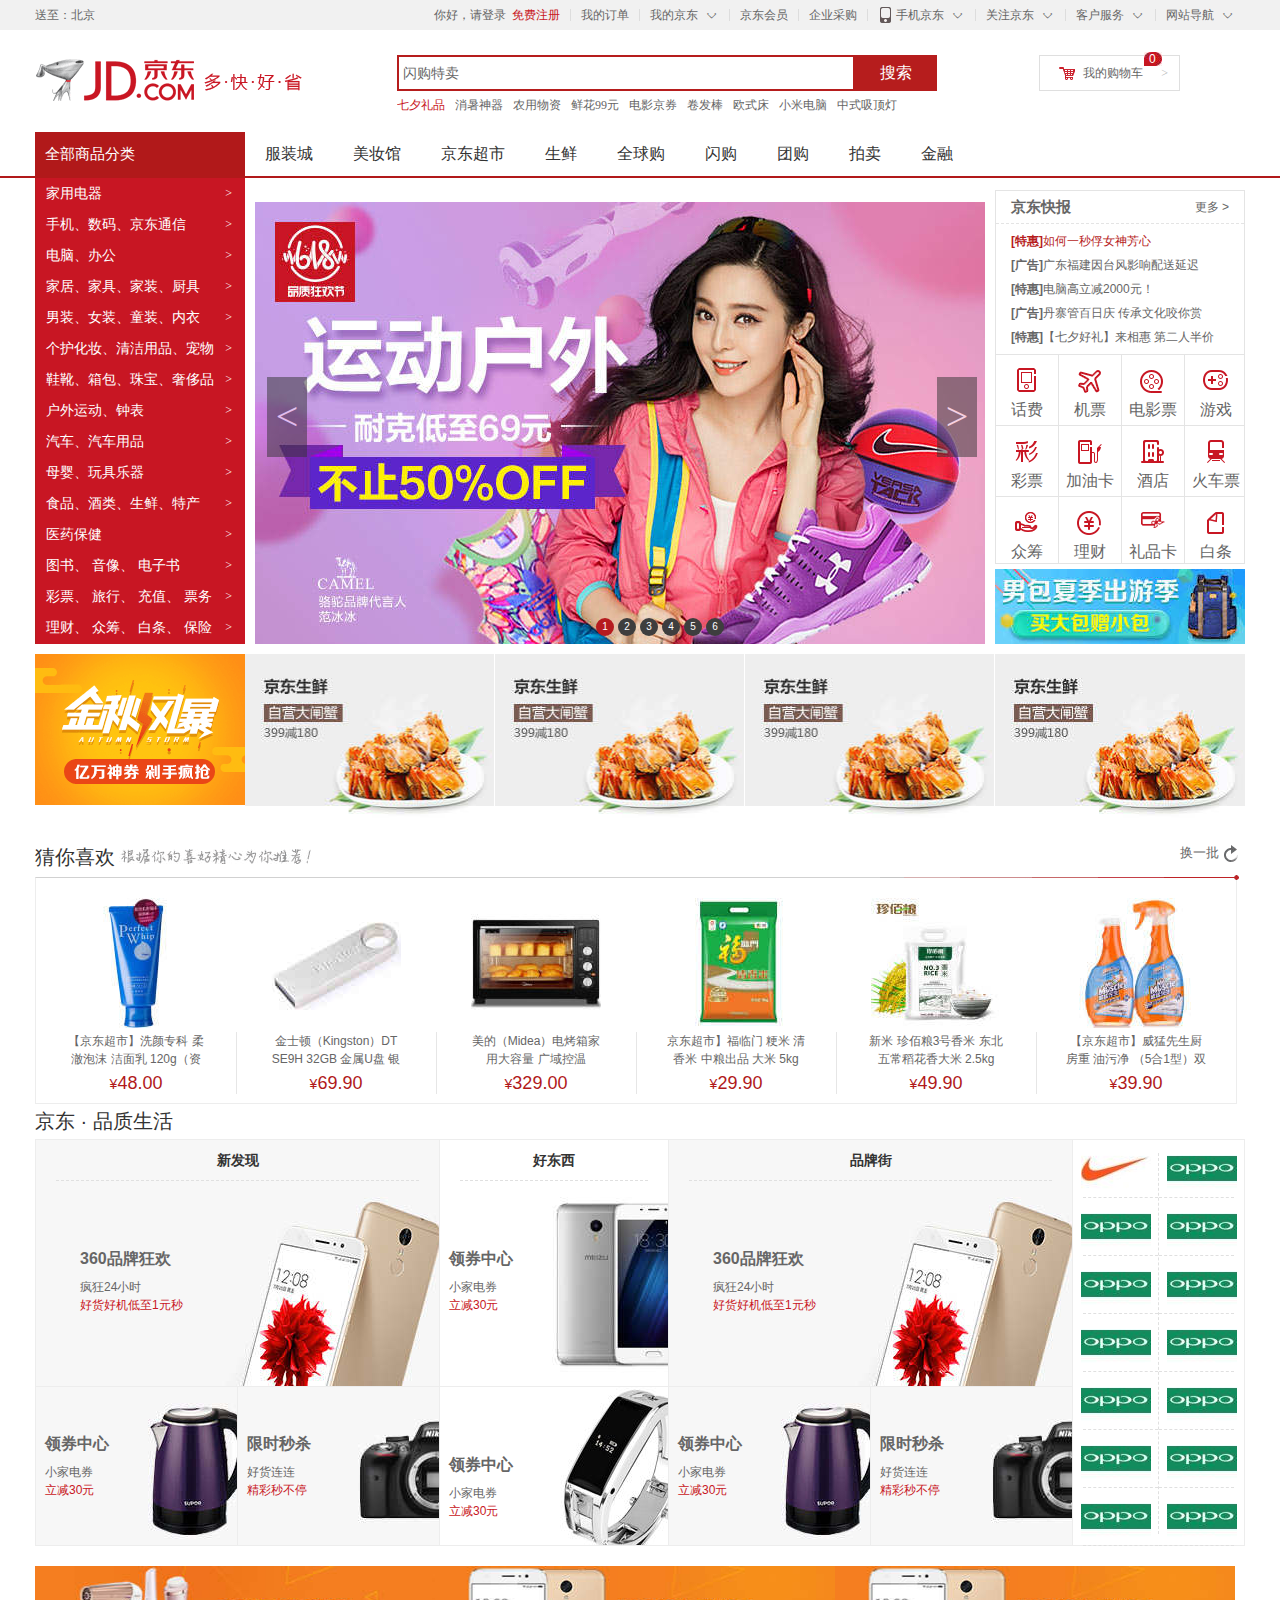
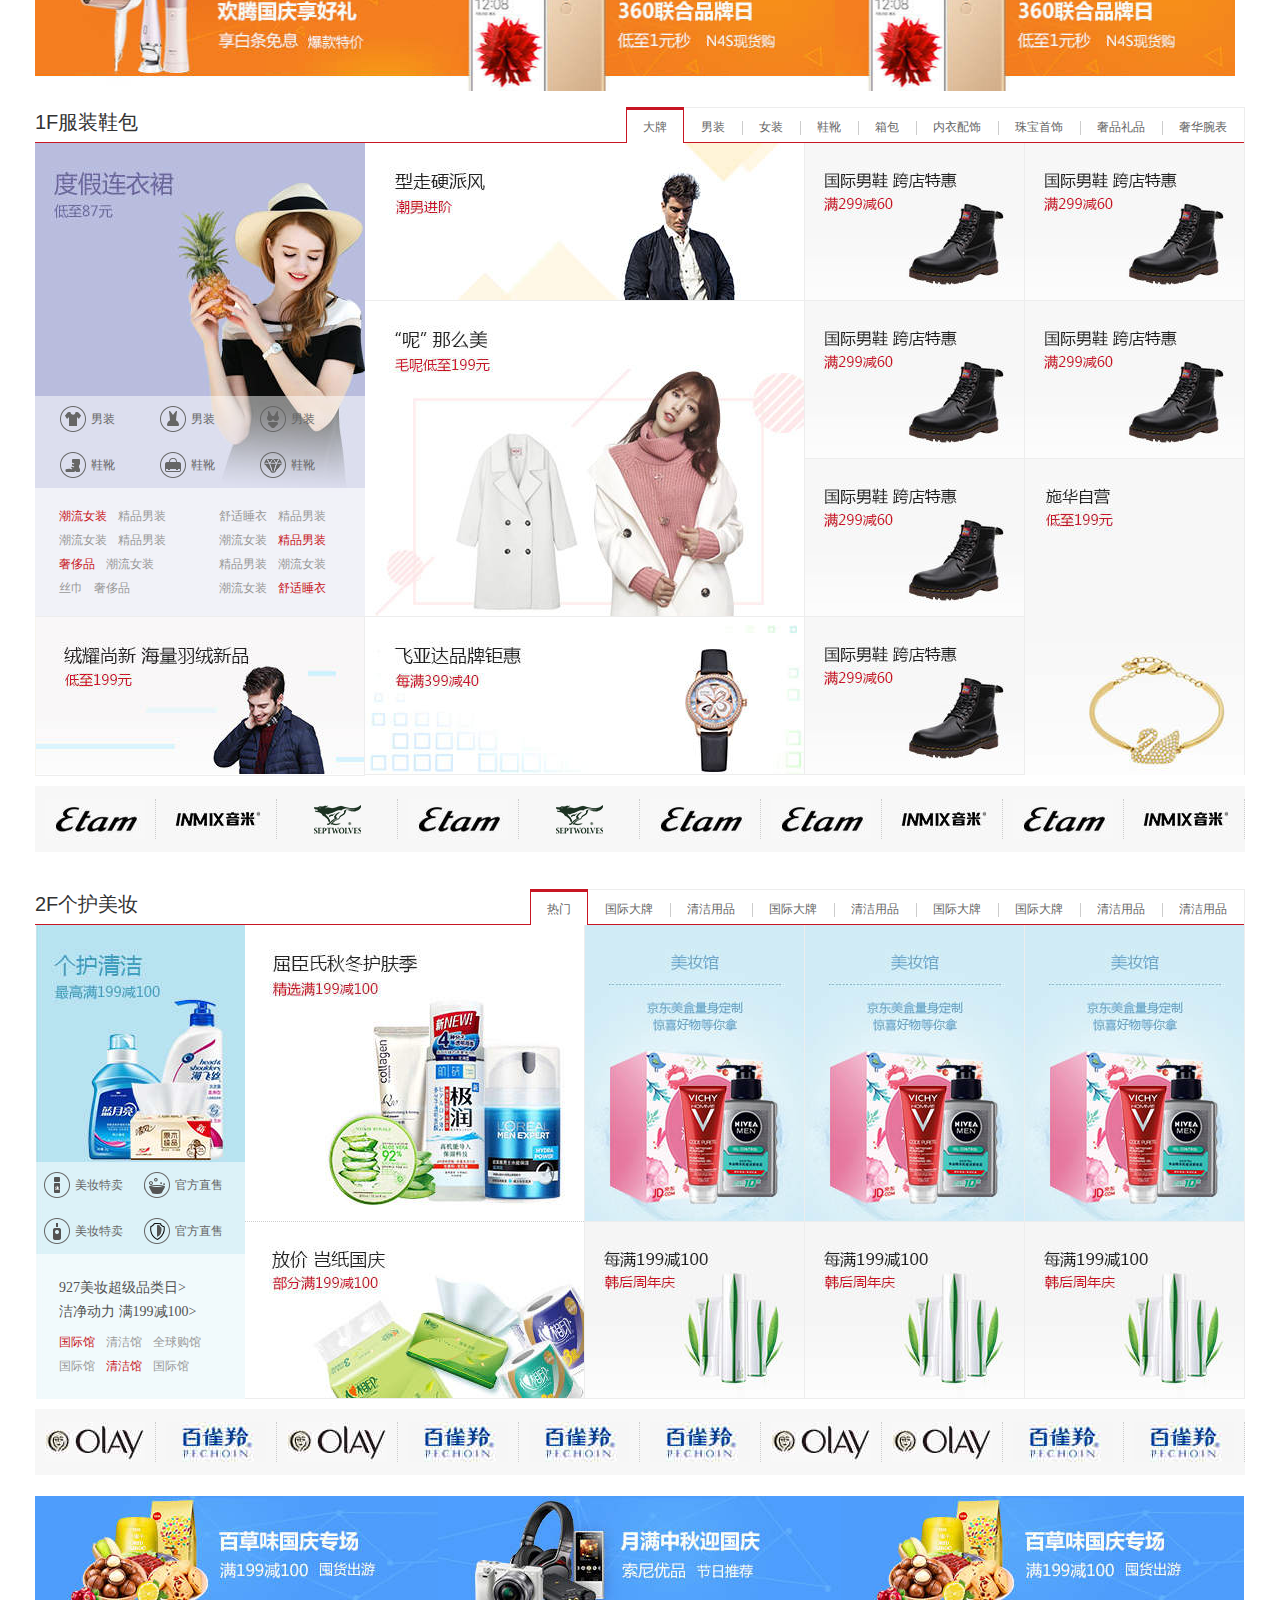
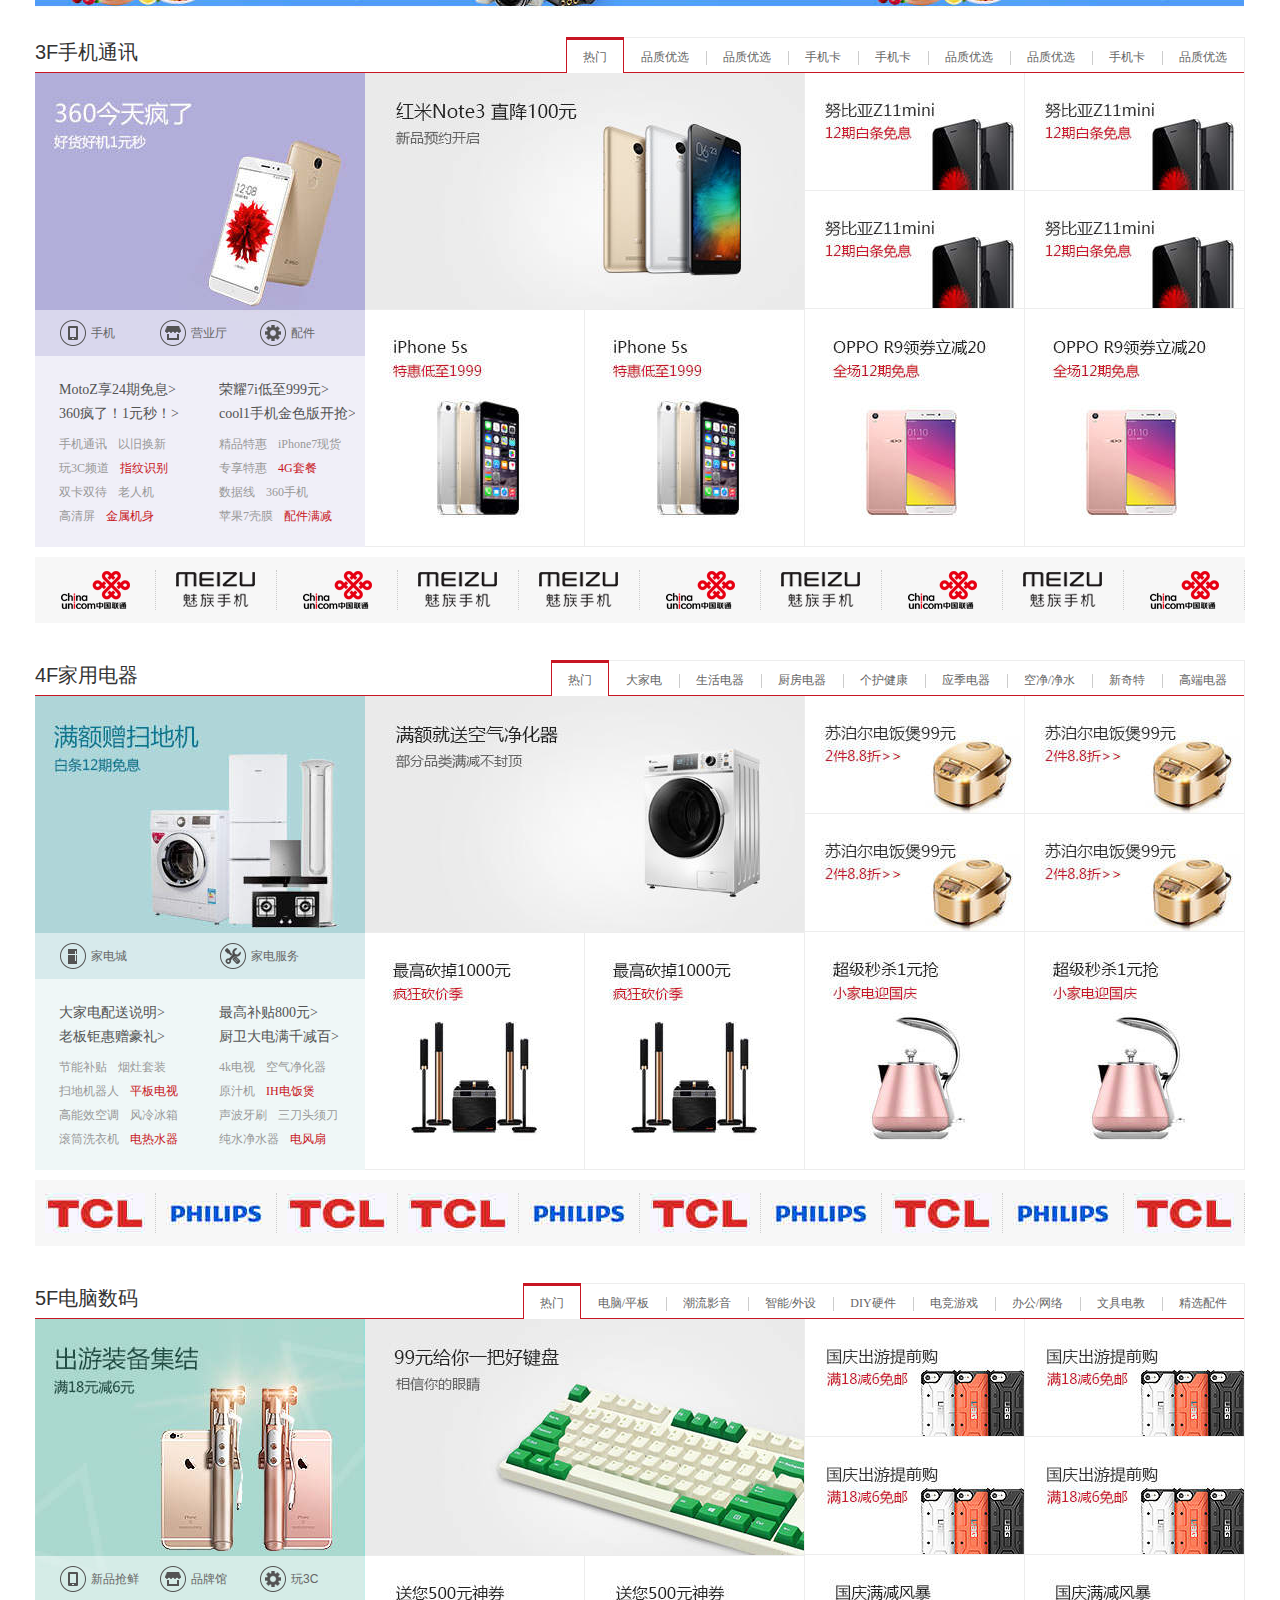
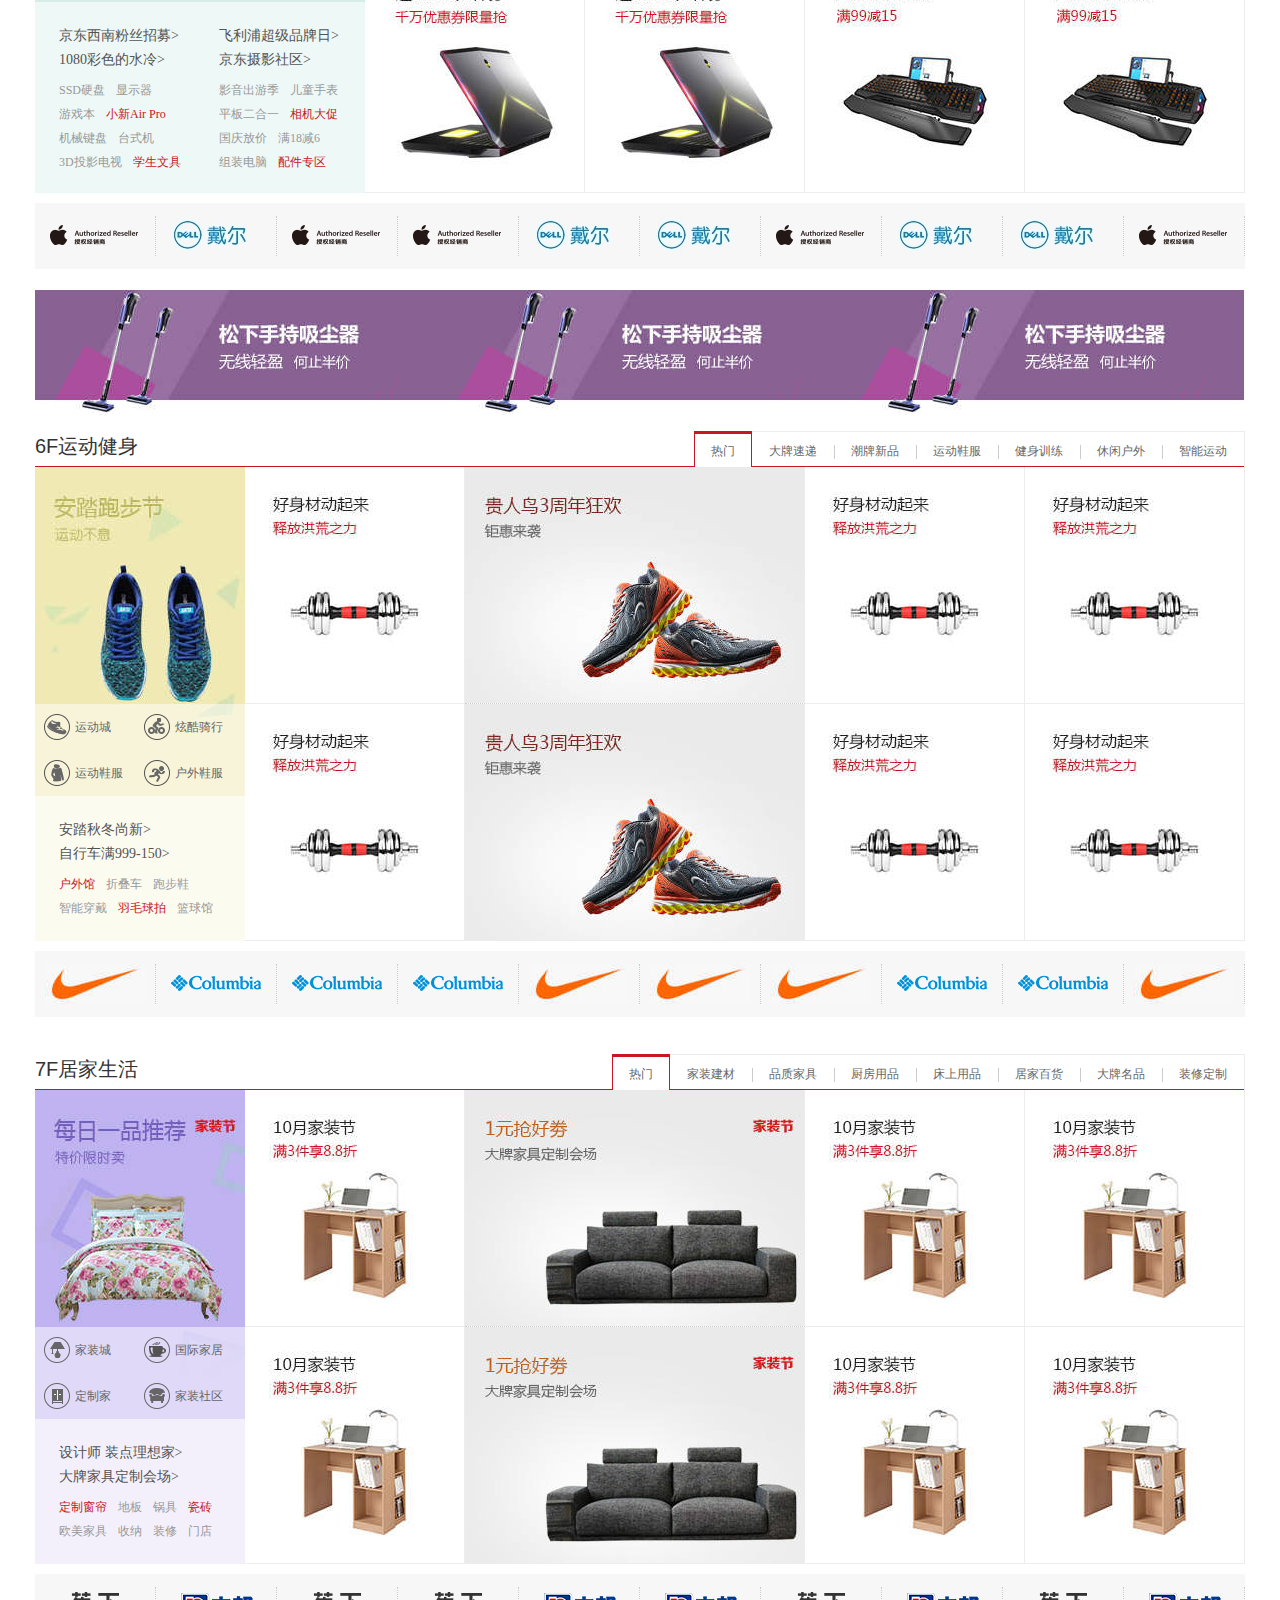
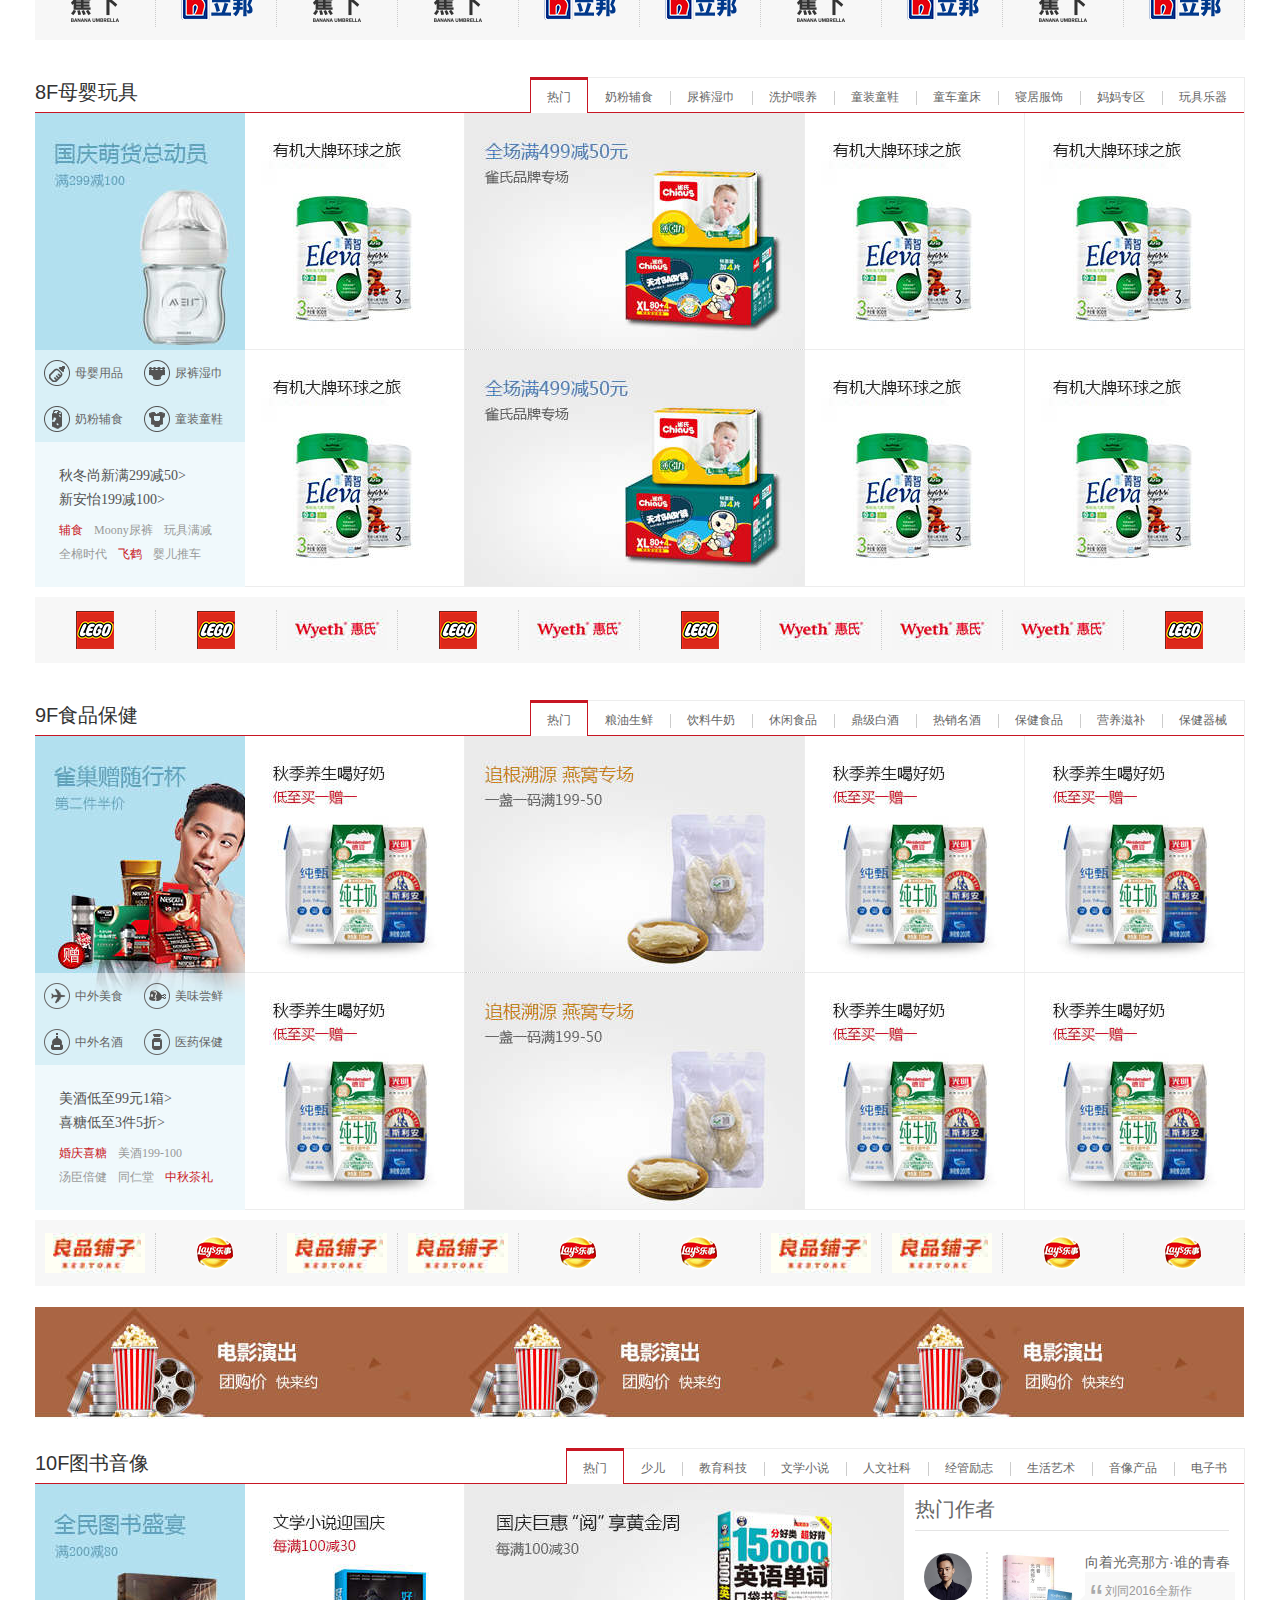
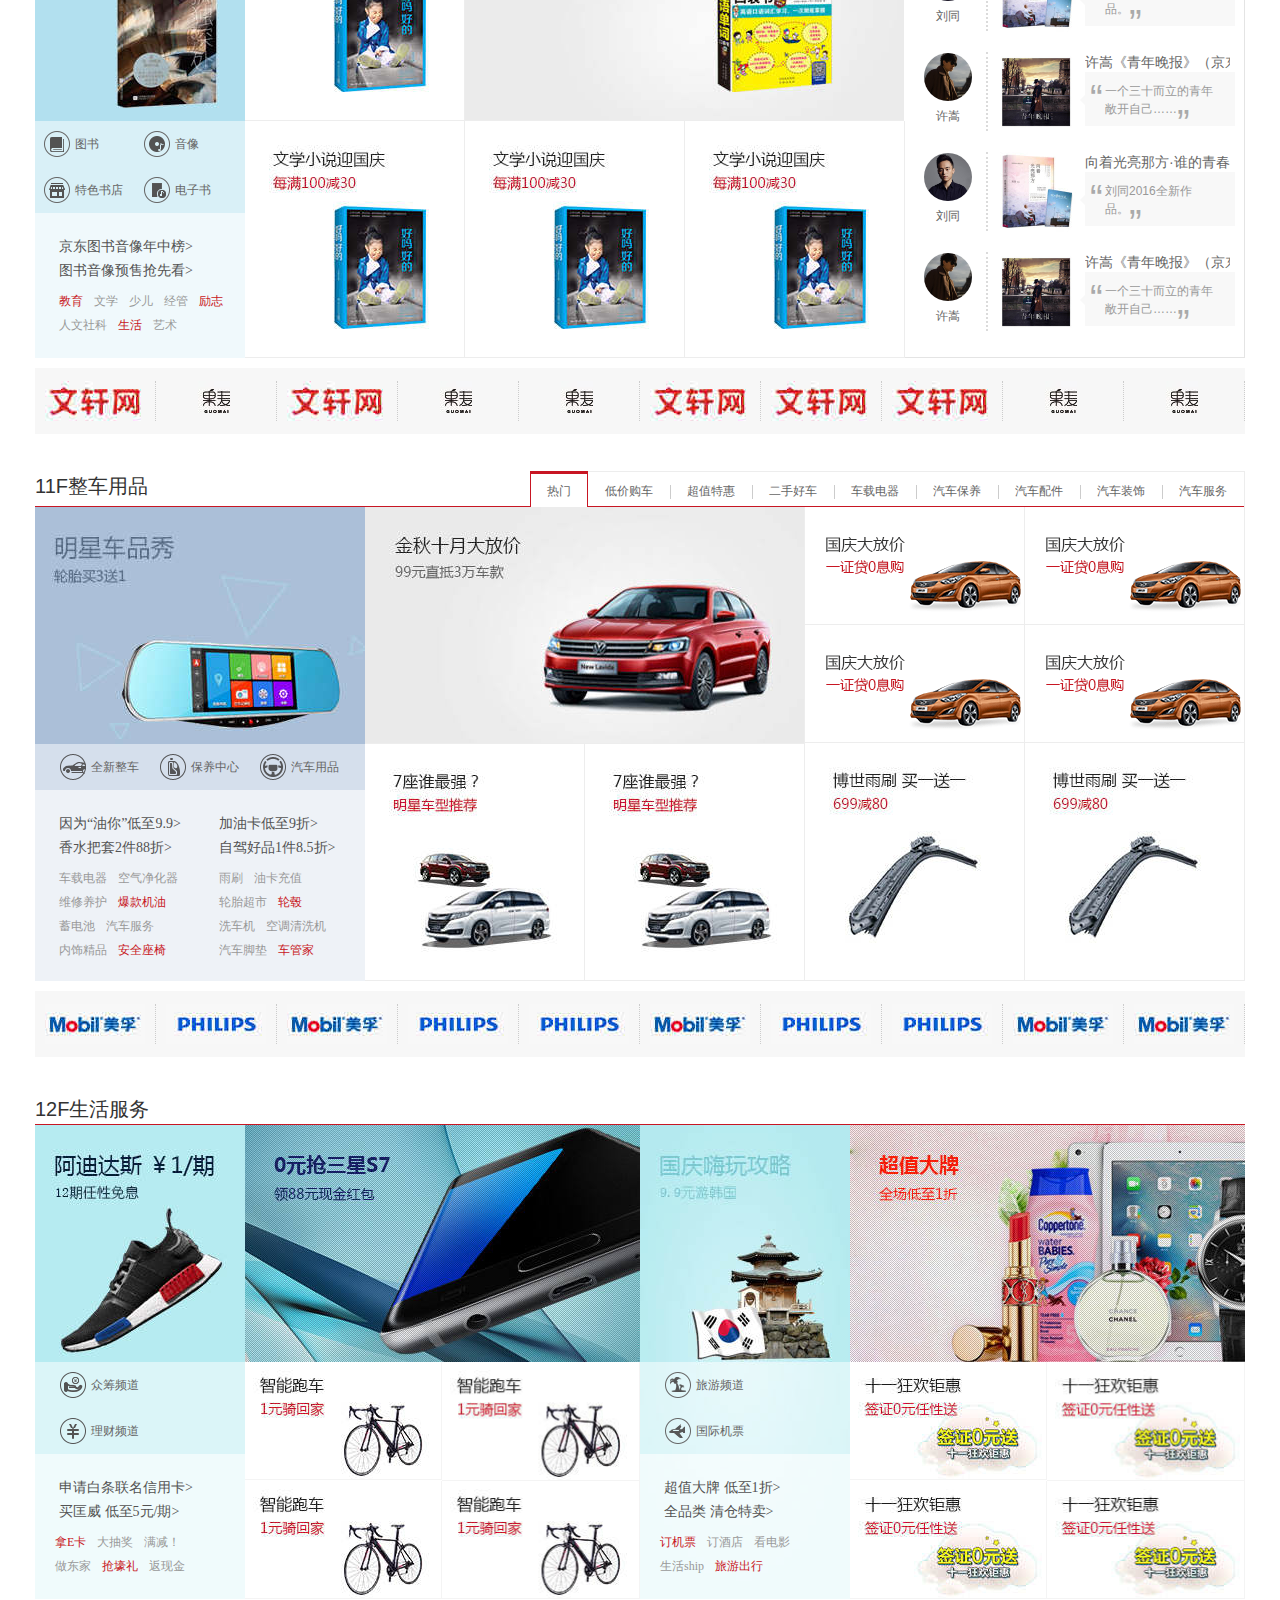
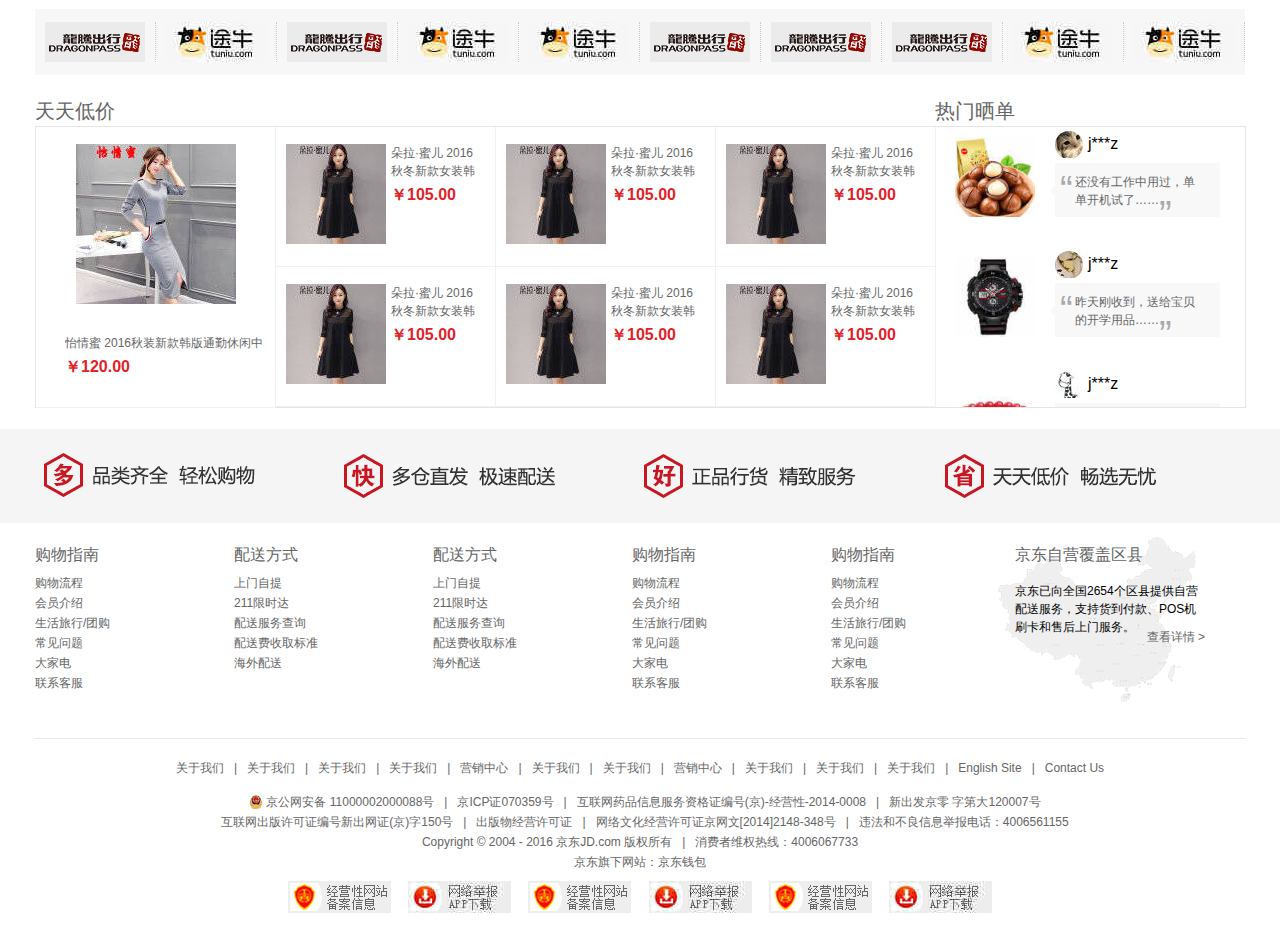
<file: index.html>
<!DOCTYPE html>
<html lang="en">
<head>
	<meta charset="UTF-8">
	<title>京东首页</title>
	<link rel="stylesheet" type="text/css" href="css/style.css">
	<link rel="stylesheet" type="text/css" href="css/index.css">
	<script src="js/hxsd_tools.js"></script>
	<script src="js/hxsd_widget.js"></script>
	<script src="js/jd_index.js"></script>
</head>
<body>
<div class="header">
	<div class="top">
		<div class="inner">
			<div class="diqu">送至：北京</div>
			<ul class="nav">
				<li class="first"><a href="#">你好，请登录</a></li>
				<li class="red"><a href="#">免费注册</a></li>
				<li class="line"></li>
				<li><a href="#">我的订单</a></li>
				<li class="line"></li>
				<li class="white"><a href="#">我的京东<i>◇</i></a></li>
				<li class="line"></li>
				<li><a href="#">京东会员</a></li>
				<li class="line"></li>
				<li><a href="#">企业采购</a></li>
				<li class="line"></li>
				<li class="white"><a href="#"><span></span>手机京东<i>◇</i></a></li>
				<li class="line"></li>
				<li class="white"><a href="#">关注京东<i>◇</i></a></li>
				<li class="line"></li>
				<li class="white"><a href="#">客户服务<i>◇</i></a></li>
				<li class="line"></li>
				<li class="white"><a href="#">网站导航<i>◇</i></a></li>
			</ul>
		</div>
	</div>
	<div class="mid inner clear">
		<div class="logo">
			<a href="#"><img src="images/logo-201305.png"></a>
		</div>
		<div class="search">
			<form>
			<input type="text" value="闪购特卖" class="text"><input type="submit" value="搜索" class="btn">
			</form>
			<div class="tags">
				<a href="#" class="first">七夕礼品</a>
				<a href="#">消暑神器</a>
				<a href="#">农用物资</a>
				<a href="#">鲜花99元</a>
				<a href="#">电影京券</a>
				<a href="#">卷发棒</a>
				<a href="#">欧式床</a>
				<a href="#">小米电脑</a>
				<a href="#">中式吸顶灯</a>
			</div>
		</div>
		<a href="#" class="buy">
			我的购物车<i>></i><div class="number">0<i></i></div>
		</a>
	</div>
	<div class="bot inner clear">
		<h3>全部商品分类</h3>
		<ul>
			<li><a href="#">服装城</a></li>
			<li><a href="#">美妆馆</a></li>
			<li><a href="#">京东超市</a></li>
			<li><a href="#">生鲜</a></li>
			<li><a href="#">全球购</a></li>
			<li><a href="#">闪购</a></li>
			<li><a href="#">团购</a></li>
			<li><a href="#">拍卖</a></li>
			<li><a href="#">金融</a></li>
		</ul>
	</div>		
</div>
<div class="page1 clear">
	<div class="inner">
		<div class="warp">
			<ul class="nav-title">
				<li>
					<h3>
						<a href="#">家用电器</a>
					</h3>	
					<i>></i>
				</li>
				<li>
					<h3>
						<a href="#">手机</a>、<a href="#">数码</a>、<a href="#">京东通信</a>
					</h3>	
					<i>></i>
				</li>
				<li>
					<h3>
						<a href="#">电脑</a>、<a href="#">办公</a>
					</h3>	
					<i>></i>
				</li>
				<li>
					<h3>
						<a href="#">家居</a>、<a href="#">家具</a>、<a href="#">家装</a>、<a href="#">厨具</a>
					</h3>	
					<i>></i>
				</li>
				<li>
					<h3>
						<a href="#">男装</a>、<a href="#">女装</a>、<a href="#">童装</a>、<a href="#">内衣</a>
					</h3>	
					<i>></i>
				</li>
				<li>
					<h3>
						<a href="#">个护化妆</a>、<a href="#">清洁用品</a>、<a href="#">宠物</a>
					</h3>	
					<i>></i>
				</li>
				<li>
					<h3>
						<a href="#">鞋靴</a>、<a href="#">箱包</a>、<a href="#">珠宝</a>、<a href="#">奢侈品</a>
					</h3>	
					<i>></i>
				</li>
				<li>
					<h3> 
						<a href="#">户外运动</a>、<a href="#">钟表</a>
					</h3>	
					<i>></i>
				</li>
				<li>
					<h3>   
						<a href="#">汽车</a>、<a href="#">汽车用品</a>
					</h3>	
					<i>></i>
				</li>
				<li>
					<h3>
						<a href="#">母婴</a>、<a href="#">玩具乐器</a>
					</h3>	
					<i>></i>
				</li>
				<li>
					<h3>
						<a href="#">食品</a>、<a href="#">酒类</a>、<a href="#">生鲜</a>、<a href="#">特产</a>
					</h3>	
					<i>></i>
				</li>
				<li>
					<h3>
						<a href="#">医药保健</a>
					</h3>	
					<i>></i>
				</li>
				<li>
					<h3>
						<a href="#">图书</a>、
						<a href="#">音像</a>、
						<a href="#">电子书</a>
					</h3>	
					<i>></i>
				</li>
				<li>
					<h3>
						<a href="#">彩票</a>、
						<a href="#">旅行</a>、
						<a href="#">充值</a>、
						<a href="#">票务</a>
					</h3>	
					<i>></i>
				</li>
				<li>
					<h3>
						<a href="#">理财</a>、
						<a href="#">众筹</a>、
						<a href="#">白条</a>、
						<a href="#">保险</a>
					</h3>	
					<i>></i>
				</li>
			</ul>
			<div id="oMenuCont">
			<!-- 每个标题对应一个div class="nav-text clear" -->
				<div class="nav-text clear">
					<div class="left">
						<div class="brand clear">
							<a href="#">沸腾国庆<i>></i></a>
							<a href="#">家电城<i>></i></a>
							<a href="#">品牌日<i>></i></a>
							<a href="#">智能生活馆<i>></i></a>
							<a href="#">京东净化馆<i>></i></a>
							<a href="#">京东帮服务店<i>></i></a>
							<a href="#">家电众筹馆<i>></i></a>
						</div>
						<div class="brand-link">
							<dl>
								<dt><a href="#">电视</a><i>></i></dt>
								<dd>
									<a href="#">沸腾国庆</a>
									<a href="#">合资品牌</a>
									<a href="#">国产品牌</a>
									<a href="#">互联网品牌</a>
								</dd>
							</dl>
							<dl>
								<dt><a href="#">空调</a><i>></i></dt>
								<dd>
									<a href="#">壁挂式空调</a>
									<a href="#">柜式空调</a>
									<a href="#">中央空调</a>
									<a href="#">空调配件</a>
								</dd>
							</dl>
							<dl>
								<dt><a href="#">洗衣机</a><i>></i></dt>
								<dd>
									<a href="#">滚筒洗衣机</a>
									<a href="#">洗烘一体机</a>
									<a href="#">波轮洗衣机</a>
									<a href="#">迷你洗衣机</a>
									<a href="#">洗衣机配件</a>
								</dd>
							</dl>
							<dl>
								<dt><a href="#">冰箱</a><i>></i></dt>
								<dd>
									<a href="#">多门</a>
									<a href="#">对开门</a>
									<a href="#">三门</a>
									<a href="#">双门</a>
									<a href="#">冷柜/冰吧</a>
									<a href="#">酒柜</a>
									<a href="#">冰箱配件</a>
								</dd>
							</dl>
							<dl>
								<dt><a href="#">厨卫大电</a><i>></i></dt>
								<dd>
									<a href="#">油烟机</a>
									<a href="#">燃气灶</a>
									<a href="#">烟灶套装</a>
									<a href="#">消毒柜</a>
									<a href="#">洗碗机</a>
									<a href="#">电热水器</a>
									<a href="#">燃气热水器</a>
									<a href="#">嵌入式厨电</a>
								</dd>
							</dl>
							<dl>
								<dt><a href="#">厨房小电</a><i>></i></dt>
								<dd>
									<a href="#">沸腾小电</a>
									<a href="#">电饭煲</a>
									<a href="#">微波炉</a>
									<a href="#">电烤箱</a>
									<a href="#">电磁炉</a>
									<a href="#">电压力锅</a>
									<a href="#">豆浆机</a>
									<a href="#">咖啡机</a>
									<a href="#">面包机</a>
									<a href="#">榨汁机</a>
									<a href="#">料理机</a>
									<a href="#">电饼铛</a>
									<a href="#">养生壶/煎药壶</a>
									<a href="#">酸奶机</a>
									<a href="#">煮蛋器</a>
									<a href="#">电水壶/热水瓶</a>
									<a href="#">电炖锅</a>
									<a href="#">多用途锅</a>
									<a href="#">电烧烤炉</a>
									<a href="#">电热饭盒</a>
									<a href="#">其它厨房电器</a>
								</dd>
							</dl>
							<dl>
								<dt><a href="#">生活电器</a><i>></i></dt>
								<dd>
									<a href="#">取暖电器</a>
									<a href="#">吸尘器</a>
									<a href="#">净化器</a>
									<a href="#">扫地机器人</a>
									<a href="#">加湿器</a>
									<a href="#">挂烫机/熨斗</a>
									<a href="#">电风扇</a>
									<a href="#">冷风扇</a>
									<a href="#">插座</a>
									<a href="#">电话机</a>
									<a href="#">净水器</a>
									<a href="#">饮水机</a>
									<a href="#">除湿机</a>
									<a href="#">干衣机</a>
									<a href="#">清洁机</a>
									<a href="#">收录/音机</a>
									<a href="#">其它生活电器</a>
									<a href="#">生活电器配件</a>
								</dd>
							</dl>
							<dl>
								<dt><a href="#">个护健康</a><i>></i></dt>
								<dd>
									<a href="#">剃须刀</a>
									<a href="#">口腔护理</a>
									<a href="#">电吹风</a>
									<a href="#">美容器</a>
									<a href="#">卷/直发器</a>
									<a href="#">理发器</a>
									<a href="#">剃/脱毛器</a>
									<a href="#">足浴盆</a>
									<a href="#">健康秤/厨房秤</a>
									<a href="#">按摩器</a>
									<a href="#">按摩椅</a>
									<a href="#">计步器/脂肪检测仪</a>
									<a href="#">其它健康电器</a>
								</dd>
							</dl>
							<dl>
								<dt><a href="#">家庭影音</a><i>></i></dt>
								<dd>
									<a href="#">家庭影院</a>
									<a href="#">迷你音响</a>
									<a href="#">DVD</a>
									<a href="#">电视影音配件</a>
								</dd>
							</dl>
							<dl>
								<dt><a href="#">进口电器</a><i>></i></dt>
								<dd>
									<a href="#">进口电器</a>
								</dd>
							</dl>
						</div>
					</div>
					<div class="right">
						<div class="pic-top clear">
							<a href="#"><img src="images/572c0d37N055188f0.jpg"></a>
							<a href="#"><img src="images/572c0d37N055188f0.jpg"></a>
							<a href="#"><img src="images/572c0d37N055188f0.jpg"></a>
							<a href="#"><img src="images/572c0d37N055188f0.jpg"></a>
							<a href="#"><img src="images/572c0d37N055188f0.jpg"></a>
							<a href="#"><img src="images/572c0d37N055188f0.jpg"></a>
							<a href="#"><img src="images/572c0d37N055188f0.jpg"></a>
							<a href="#"><img src="images/572c0d37N055188f0.jpg"></a>
						</div>
						<div class="pic-bot">
							<a href="#"><img src="images/577f019cN4ea29161.jpg"></a>
							<a href="#"><img src="images/577f019cN4ea29161.jpg"></a>
						</div>
					</div>
				</div><!-- 1 -->
				<div class="nav-text clear">
					<div class="left">
						<div class="brand clear">
							<a href="#">20天价保<i>></i></a>
							<a href="#">玩3C<i>></i></a>
							<a href="#">手机频道<i>></i></a>
							<a href="#">网上营业厅<i>></i></a>
							<a href="#">配件城<i>></i></a>
							<a href="#">影像Club<i>></i></a>
							<a href="#">以旧换新<i>></i></a>
						</div>
						<div class="brand-link">
							<dl>
								<dt><a href="#">手机通讯</a><i>></i></dt>
								<dd>
									<a href="#">20天价保</a>
									<a href="#">手机</a>
									<a href="#">对讲机</a>
									<a href="#">以旧换新</a>
								</dd>
							</dl>
							<dl>
								<dt><a href="#">运营商</a><i>></i></dt>
								<dd>
									<a href="#">充话费/流量</a>
									<a href="#">170选号</a>
									<a href="#">合约机办套餐</a>
									<a href="#">选号码</a>
									<a href="#">固话宽带</a>
								</dd>
							</dl>
							<dl>
								<dt><a href="#">手机配件</a><i>></i></dt>
								<dd>
									<a href="#">手机壳</a>
									<a href="#">贴膜</a>
									<a href="#">贴膜</a>
									<a href="#">数据线</a>
									<a href="#">贴膜</a>
									<a href="#">贴膜</a>
									<a href="#">手机存储卡</a>
									<a href="#">数据线</a>
									<a href="#">数据线</a>
									<a href="#">充电器</a>
									<a href="#">贴膜</a>
								</dd>
							</dl>
							<dl>
								<dt><a href="#">摄影摄像</a><i>></i></dt>
								<dd>
									<a href="#">数码相机</a>
									<a href="#">单电/微单相机</a>
									
									<a href="#">单反相机</a>
									<a href="#">拍立得</a>
									<a href="#">动相机</a>
									<a href="#">摄像机</a>
								</dd>
							</dl>
							<dl>
								<dt><a href="#">数码配件</a><i>></i></dt>
								<dd>
									<a href="#">存储卡</a>
									<a href="#">三脚架/云台</a>
									<a href="#">相机</a>
									<a href="#">支架</a>
									<a href="#">相机清洁/贴膜</a>
									<a href="#">机身附件</a>
									<a href="#">镜头</a>
									<a href="#">支架</a>
									<a href="#">支架</a>
									<a href="#">电池/充电器</a>
								</dd>
							</dl>
							<dl>
								<dt><a href="#">影音娱乐</a><i>></i></dt>
								<dd>
									<a href="#">耳机/耳麦</a>
									<a href="#">音箱/音响</a>
									<a href="#">便携/无线音箱</a>
									<a href="#">收音机</a>
									<a href="#">麦克风</a>
									<a href="#">MP3/MP4专业音频</a>
								</dd>
							</dl>
						</div>
					</div>
					<div class="right">
						<div class="pic-top clear">
							<a href="#"><img src="images/5757bb0aNb53cb183.jpg"></a>
							<a href="#"><img src="images/56f4d7c6Nfd0e9c92.jpg"></a>
							<a href="#"><img src="images/56f4d7c6Nfd0e9c92.jpg"></a>
							<a href="#"><img src="images/5757bb0aNb53cb183.jpg"></a>
							<a href="#"><img src="images/56f4d7c6Nfd0e9c92.jpg"></a>
							<a href="#"><img src="images/56f4d7c6Nfd0e9c92.jpg"></a>
							<a href="#"><img src="images/5757bb0aNb53cb183.jpg"></a>
							<a href="#"><img src="images/56f4d7c6Nfd0e9c92.jpg"></a>
						</div>
						<div class="pic-bot">
							<a href="#"><img src="images/580e8dedN2f682427.jpg"></a>
							<a href="#"><img src="images/580e8dedN2f682427.jpg"></a>
						</div>
					</div>
				</div><!-- 2 -->
				<div class="nav-text clear">
					<div class="left">
						<div class="brand clear">
							<a href="#">玩3C<i>></i></a>
							<a href="#">本周热卖<i>></i></a>
							<a href="#">游戏部落<i>></i></a>
							<a href="#">GAME+<i>></i></a>
							<a href="#">装机大师<i>></i></a>
							<a href="#">办公生活馆<i>></i></a>
						</div>
						<div class="brand-link">
							<dl>
								<dt><a href="#">电脑整机</a><i>></i></dt>
								<dd>
									<a href="#">笔记本</a>
									<a href="#">游戏本</a>
									<a href="#">平板电脑</a>
									<a href="#">平板电脑</a>
									<a href="#">配件台式机</a>
									<a href="#">一体机</a>
									<a href="#">服务器/工作站</a>
									<a href="#">笔记本配件</a>
								</dd>
							</dl>
							<dl>
								<dt><a href="#">电脑配件</a><i>></i></dt>
								<dd>
									<a href="#">显示器</a>
									<a href="#">CPU主板</a>
									<a href="#">硬盘内存</a>
									<a href="#">机箱</a>
									<a href="#">电源</a>
									<a href="#">散热器</a>
									<a href="#">刻录机/光驱</a>
									<a href="#">声卡/扩展卡</a>
									<a href="#">装机配件</a>
									<a href="#">显卡</a>
									<a href="#">SSD固态硬盘</a>
									<a href="#">组装电脑</a>
								</dd>
							</dl>
							<dl>
								<dt><a href="#">外设产品</a><i>></i></dt>
								<dd>
									<a href="#">鼠标</a>
									<a href="#">键盘</a>
									<a href="#">键鼠套装</a>
									<a href="#">网络仪表仪器</a>
									<a href="#">U盘</a>
									<a href="#">移动硬盘</a>
									<a href="#">鼠标垫</a>
									<a href="#">摄像头</a>
									<a href="#">线缆</a>
									<a href="#">手写板</a>
									<a href="#">硬盘盒</a>
									<a href="#">电脑工具</a>
									<a href="#">电脑清洁</a>
									<a href="#">UPS电源插座</a>
								</dd>
							</dl>
							<dl>
								<dt><a href="#">游戏设备</a><i>></i></dt>
								<dd>
									<a href="#">游戏机</a>
									<a href="#">游戏耳机</a>
									<a href="#">手柄/方向盘</a>
									<a href="#">游戏软件</a>
									<a href="#">游戏周边</a>
								</dd>
							</dl>
							<dl>
								<dt><a href="#">网络产品</a><i>></i></dt>
								<dd>
									<a href="#">路由器</a>
									<a href="#">网络机顶盒</a>
									<a href="#">交换机</a>
									<a href="#">网络存储网卡</a>
									<a href="#">4G/3G上网</a>
									<a href="#">网络配件</a>
								</dd>
							</dl>
							<dl>
								<dt><a href="#">办公设备</a><i>></i></dt>
								<dd>
									<a href="#">投影机</a>
									<a href="#">投影配件</a>
									<a href="#">多功能一体机</a>
									<a href="#">打印机</a>
									<a href="#">传真设备</a>
									<a href="#">验钞/点钞机</a>
									<a href="#">扫描设备</a>
									<a href="#">复合机碎纸机</a>
									<a href="#">考勤机</a>
									<a href="#">收银机</a>
									<a href="#">会议音频视频</a>
									<a href="#">保险柜</a>
									<a href="#">装订/封装机</a>
									<a href="#">安防监控</a>
									<a href="#">办公家具</a>
									<a href="#">白板</a>
								</dd>
							</dl>
							<dl>
								<dt><a href="#">文具耗材</a><i>></i></dt>
								<dd>
									<a href="#">硒鼓/墨粉墨盒</a>
									<a href="#">色带</a>
									<a href="#">纸类办公文具</a>
									<a href="#">学生文具</a>
									<a href="#">文件管理</a>
									<a href="#">本册/便签</a>
									<a href="#">计算器</a>
									<a href="#">笔类</a>
									<a href="#">画具</a>
									<a href="#">画材</a>
									<a href="#">财会用品</a>
									<a href="#">刻录碟片/附件</a>
								</dd>
							</dl>
							<dl>
								<dt><a href="#">服务产品</a><i>></i></dt>
								<dd>
									<a href="#">延保服务</a>
									<a href="#">上门安装</a>
									<a href="#">维修保养</a>
									<a href="#">电脑软件</a>
								</dd>
							</dl>
						</div>
					</div>
					<div class="right">
						<div class="pic-top clear">
							<a href="#"><img src="images/5595fa39N042df605.jpg"></a>
							<a href="#"><img src="images/55506d61Nf95b4254.jpg"></a>
							<a href="#"><img src="images/5595fa39N042df605.jpg"></a>
							<a href="#"><img src="images/5595fa39N042df605.jpg"></a>
							<a href="#"><img src="images/55506d61Nf95b4254.jpg"></a>
							<a href="#"><img src="images/55506d61Nf95b4254.jpg"></a>
							<a href="#"><img src="images/5595fa39N042df605.jpg"></a>
							<a href="#"><img src="images/5595fa39N042df605.jpg"></a>
						</div>
						<div class="pic-bot">
							<a href="#"><img src="images/580a0813N051fdb73.jpg"></a>
						</div>
					</div>
				</div><!-- 3 -->
				<div class="nav-text clear">
					<div class="left">
						<div class="brand clear">
							<a href="#">沸腾国庆<i>></i></a>
							<a href="#">家电城<i>></i></a>
							<a href="#">品牌日<i>></i></a>
							<a href="#">智能生活馆<i>></i></a>
							<a href="#">京东净化馆<i>></i></a>
							<a href="#">京东帮服务店<i>></i></a>
							<a href="#">家电众筹馆<i>></i></a>
						</div>
						<div class="brand-link">
							<dl>
								<dt><a href="#">电视</a><i>></i></dt>
								<dd>
									<a href="#">沸腾国庆</a>
									<a href="#">合资品牌</a>
									<a href="#">国产品牌</a>
									<a href="#">互联网品牌</a>
								</dd>
							</dl>
							<dl>
								<dt><a href="#">空调</a><i>></i></dt>
								<dd>
									<a href="#">壁挂式空调</a>
									<a href="#">柜式空调</a>
									<a href="#">中央空调</a>
									<a href="#">空调配件</a>
								</dd>
							</dl>
							<dl>
								<dt><a href="#">洗衣机</a><i>></i></dt>
								<dd>
									<a href="#">滚筒洗衣机</a>
									<a href="#">洗烘一体机</a>
									<a href="#">波轮洗衣机</a>
									<a href="#">迷你洗衣机</a>
									<a href="#">洗衣机配件</a>
								</dd>
							</dl>
							<dl>
								<dt><a href="#">冰箱</a><i>></i></dt>
								<dd>
									<a href="#">多门</a>
									<a href="#">对开门</a>
									<a href="#">三门</a>
									<a href="#">双门</a>
									<a href="#">冷柜/冰吧</a>
									<a href="#">酒柜</a>
									<a href="#">冰箱配件</a>
								</dd>
							</dl>
							<dl>
								<dt><a href="#">厨卫大电</a><i>></i></dt>
								<dd>
									<a href="#">油烟机</a>
									<a href="#">燃气灶</a>
									<a href="#">烟灶套装</a>
									<a href="#">消毒柜</a>
									<a href="#">洗碗机</a>
									<a href="#">电热水器</a>
									<a href="#">燃气热水器</a>
									<a href="#">嵌入式厨电</a>
								</dd>
							</dl>
							<dl>
								<dt><a href="#">厨房小电</a><i>></i></dt>
								<dd>
									<a href="#">沸腾小电</a>
									<a href="#">电饭煲</a>
									<a href="#">微波炉</a>
									<a href="#">电烤箱</a>
									<a href="#">电磁炉</a>
									<a href="#">电压力锅</a>
									<a href="#">豆浆机</a>
									<a href="#">咖啡机</a>
									<a href="#">面包机</a>
									<a href="#">榨汁机</a>
									<a href="#">料理机</a>
									<a href="#">电饼铛</a>
									<a href="#">养生壶/煎药壶</a>
									<a href="#">酸奶机</a>
									<a href="#">煮蛋器</a>
									<a href="#">电水壶/热水瓶</a>
									<a href="#">电炖锅</a>
									<a href="#">多用途锅</a>
									<a href="#">电烧烤炉</a>
									<a href="#">电热饭盒</a>
									<a href="#">其它厨房电器</a>
								</dd>
							</dl>
							<dl>
								<dt><a href="#">生活电器</a><i>></i></dt>
								<dd>
									<a href="#">取暖电器</a>
									<a href="#">吸尘器</a>
									<a href="#">净化器</a>
									<a href="#">扫地机器人</a>
									<a href="#">加湿器</a>
									<a href="#">挂烫机/熨斗</a>
									<a href="#">电风扇</a>
									<a href="#">冷风扇</a>
									<a href="#">插座</a>
									<a href="#">电话机</a>
									<a href="#">净水器</a>
									<a href="#">饮水机</a>
									<a href="#">除湿机</a>
									<a href="#">干衣机</a>
									<a href="#">清洁机</a>
									<a href="#">收录/音机</a>
									<a href="#">其它生活电器</a>
									<a href="#">生活电器配件</a>
								</dd>
							</dl>
							<dl>
								<dt><a href="#">个护健康</a><i>></i></dt>
								<dd>
									<a href="#">剃须刀</a>
									<a href="#">口腔护理</a>
									<a href="#">电吹风</a>
									<a href="#">美容器</a>
									<a href="#">卷/直发器</a>
									<a href="#">理发器</a>
									<a href="#">剃/脱毛器</a>
									<a href="#">足浴盆</a>
									<a href="#">健康秤/厨房秤</a>
									<a href="#">按摩器</a>
									<a href="#">按摩椅</a>
									<a href="#">计步器/脂肪检测仪</a>
									<a href="#">其它健康电器</a>
								</dd>
							</dl>
							<dl>
								<dt><a href="#">家庭影音</a><i>></i></dt>
								<dd>
									<a href="#">家庭影院</a>
									<a href="#">迷你音响</a>
									<a href="#">DVD</a>
									<a href="#">电视影音配件</a>
								</dd>
							</dl>
							<dl>
								<dt><a href="#">进口电器</a><i>></i></dt>
								<dd>
									<a href="#">进口电器</a>
								</dd>
							</dl>
						</div>
					</div>
					<div class="right">
						<div class="pic-top clear">
							<a href="#"><img src="images/580dbe76N90dbd5c5.jpg"></a>
							<a href="#"><img src="images/54d9a330Nd85a5e82.jpg"></a>
							<a href="#"><img src="images/54d9a330Nd85a5e82.jpg"></a>
							<a href="#"><img src="images/54d9a330Nd85a5e82.jpg"></a>
							<a href="#"><img src="images/580dbe76N90dbd5c5.jpg"></a>
							<a href="#"><img src="images/580dbe76N90dbd5c5.jpg"></a>
							<a href="#"><img src="images/54d9a330Nd85a5e82.jpg"></a>
							<a href="#"><img src="images/54d9a330Nd85a5e82.jpg"></a>
						</div>
						<div class="pic-bot">
							<a href="#"><img src="images/580d6f01N9976eabe.jpg"></a>
							<a href="#"><img src="images/580d6f01N9976eabe.jpg"></a>
						</div>
					</div>
				</div><!-- 4 -->
				<div class="nav-text clear">
					<div class="left">
						<div class="brand clear">
							<a href="#">男装<i>></i></a>
							<a href="#">女装<i>></i></a>
							<a href="#">内衣<i>></i></a>
							<a href="#">童装童鞋<i>></i></a>
							<a href="#">国际品牌<i>></i></a>
							<a href="#">自营服装<i>></i></a>
						</div>
						<div class="brand-link">
							<dl>
								<dt><a href="#">女装</a><i>></i></dt>
								<dd>
									<a href="#">女装分会场</a>
									<a href="#">连衣裙</a>
									<a href="#">连衣裙</a>
									<a href="#">T恤</a>
									<a href="#">连衣裙</a>
									<a href="#">连衣裙</a>
									<a href="#">吊带/背心</a>
									<a href="#">连衣裙</a>
									<a href="#">连衣裙</a>
									<a href="#">设计师/潮牌</a>
									<a href="#">设计师/潮牌</a>
									<a href="#">设计师/潮牌</a>
									<a href="#">雪纺衫</a>
									<a href="#">设计师/潮牌</a>
									<a href="#">设计师/潮牌</a>
									<a href="#">设计师/潮牌</a>
								</dd>
							</dl>
							<dl>
								<dt><a href="#">男装</a><i>></i></dt>
								<dd>
									<a href="#">男装分会场</a>
									<a href="#">衬衫</a>
									<a href="#">羽绒服</a>
									<a href="#">羽绒服</a>
									<a href="#">羽绒服</a>
									<a href="#">羽绒服</a>
									<a href="#">羽绒服</a>
									<a href="#">POLO衫</a>
									<a href="#">POLO衫</a>
									<a href="#">T恤</a>
									<a href="#">POLO衫</a>
									<a href="#">POLO衫</a>
									<a href="#">POLO衫</a>
									<a href="#">卫衣</a>
									<a href="#">POLO衫</a>
									<a href="#">POLO衫</a>
									<a href="#">卫衣</a>
									<a href="#">卫衣</a>
								</dd>
							</dl>
							<dl>
								<dt><a href="#">内衣</a><i>></i></dt>
								<dd>
									<a href="#">文胸</a>
									<a href="#">文胸</a>
									<a href="#">文胸</a>
									<a href="#">睡衣/家居服</a>
									<a href="#">睡衣/家居服</a>
									<a href="#">文胸</a>
									<a href="#">丝袜</a>
									<a href="#">丝袜</a>
									<a href="#">丝袜</a>
									<a href="#">睡衣/家居服</a>
									<a href="#">丝袜</a>
									<a href="#">丝袜</a>
									<a href="#">睡衣/家居服</a>
									<a href="#">男式内裤</a>
									<a href="#">女式内裤</a>
									<a href="#">塑身美体</a>
								</dd>
							</dl>
							<dl>
								<dt><a href="#">配饰</a><i>></i></dt>
								<dd>
									<a href="#">太阳镜</a>
									<a href="#">光学镜架/镜片</a>
									<a href="#">男士丝巾/围巾</a>
									<a href="#">男士腰带/礼盒</a>
									<a href="#">防辐射眼镜</a>
									<a href="#">防辐射眼镜</a>
									<a href="#">男士丝巾/围巾</a>
									<a href="#">男士丝巾/围巾</a>
									<a href="#">防辐射眼镜</a>
									<a href="#">防辐射眼镜</a>
									<a href="#">老花镜</a>
									<a href="#">女士丝巾/围巾/披肩</a>
									<a href="#">男士丝巾/围巾</a>
									<a href="#">男士丝巾/围巾</a>
									<a href="#">防辐射眼镜</a>
									<a href="#">男士丝巾/围巾</a>
									<a href="#">棒球帽</a>
									<a href="#">遮阳帽</a>
									<a href="#">鸭舌帽</a>
									<a href="#">贝雷帽</a>
									<a href="#">礼帽</a>
									<a href="#">毛线帽</a>
								</dd>
							</dl>
							<dl>
								<dt><a href="#">童装童鞋</a><i>></i></dt>
								<dd>
									<a href="#">套装</a>
									<a href="#">上衣</a>
									<a href="#">运动鞋</a>
									<a href="#">裤子</a>
									<a href="#">内衣</a>
									<a href="#">皮鞋/帆布鞋</a>
									<a href="#">亲子装</a>
									<a href="#">羽绒服/棉服</a>
									<a href="#">运动服</a>
									<a href="#">靴子</a>
									<a href="#">演出服</a>
									<a href="#">裙子</a>
								</dd>
							</dl>
						</div>
					</div>
					<div class="right">
						<div class="pic-top clear">
							<a href="#"><img src="images/580da3a8Naa5a4d9f.jpg"></a>
							<a href="#"><img src="images/580da3a8Naa5a4d9f.jpg"></a>
							<a href="#"><img src="images/580da3a8Naa5a4d9f.jpg"></a>
							<a href="#"><img src="images/580da3a8Naa5a4d9f.jpg"></a>
							<a href="#"><img src="images/580da3a8Naa5a4d9f.jpg"></a>
							<a href="#"><img src="images/580da3a8Naa5a4d9f.jpg"></a>
							<a href="#"><img src="images/580da3a8Naa5a4d9f.jpg"></a>
							<a href="#"><img src="images/580da3a8Naa5a4d9f.jpg"></a>
						</div>
						<div class="pic-bot">
							<a href="#"><img src="images/5811674dNdc28ced5.jpg"></a>
							<a href="#"><img src="images/5811674dNdc28ced5.jpg"></a>
						</div>
					</div>
				</div><!-- 5 -->
				<div class="nav-text clear">
					<div class="left">
						<div class="brand clear">
							<a href="#">玩3C<i>></i></a>
							<a href="#">本周热卖<i>></i></a>
							<a href="#">游戏部落<i>></i></a>
							<a href="#">GAME+<i>></i></a>
							<a href="#">装机大师<i>></i></a>
							<a href="#">办公生活馆<i>></i></a>
						</div>
						<div class="brand-link">
							<dl>
								<dt><a href="#">电脑整机</a><i>></i></dt>
								<dd>
									<a href="#">笔记本</a>
									<a href="#">游戏本</a>
									<a href="#">平板电脑</a>
									<a href="#">平板电脑</a>
									<a href="#">配件台式机</a>
									<a href="#">一体机</a>
									<a href="#">服务器/工作站</a>
									<a href="#">笔记本配件</a>
								</dd>
							</dl>
							<dl>
								<dt><a href="#">电脑配件</a><i>></i></dt>
								<dd>
									<a href="#">显示器</a>
									<a href="#">CPU主板</a>
									<a href="#">硬盘内存</a>
									<a href="#">机箱</a>
									<a href="#">电源</a>
									<a href="#">散热器</a>
									<a href="#">刻录机/光驱</a>
									<a href="#">声卡/扩展卡</a>
									<a href="#">装机配件</a>
									<a href="#">显卡</a>
									<a href="#">SSD固态硬盘</a>
									<a href="#">组装电脑</a>
								</dd>
							</dl>
							<dl>
								<dt><a href="#">外设产品</a><i>></i></dt>
								<dd>
									<a href="#">鼠标</a>
									<a href="#">键盘</a>
									<a href="#">键鼠套装</a>
									<a href="#">网络仪表仪器</a>
									<a href="#">U盘</a>
									<a href="#">移动硬盘</a>
									<a href="#">鼠标垫</a>
									<a href="#">摄像头</a>
									<a href="#">线缆</a>
									<a href="#">手写板</a>
									<a href="#">硬盘盒</a>
									<a href="#">电脑工具</a>
									<a href="#">电脑清洁</a>
									<a href="#">UPS电源插座</a>
								</dd>
							</dl>
							<dl>
								<dt><a href="#">游戏设备</a><i>></i></dt>
								<dd>
									<a href="#">游戏机</a>
									<a href="#">游戏耳机</a>
									<a href="#">手柄/方向盘</a>
									<a href="#">游戏软件</a>
									<a href="#">游戏周边</a>
								</dd>
							</dl>
							<dl>
								<dt><a href="#">网络产品</a><i>></i></dt>
								<dd>
									<a href="#">路由器</a>
									<a href="#">网络机顶盒</a>
									<a href="#">交换机</a>
									<a href="#">网络存储网卡</a>
									<a href="#">4G/3G上网</a>
									<a href="#">网络配件</a>
								</dd>
							</dl>
							<dl>
								<dt><a href="#">办公设备</a><i>></i></dt>
								<dd>
									<a href="#">投影机</a>
									<a href="#">投影配件</a>
									<a href="#">多功能一体机</a>
									<a href="#">打印机</a>
									<a href="#">传真设备</a>
									<a href="#">验钞/点钞机</a>
									<a href="#">扫描设备</a>
									<a href="#">复合机碎纸机</a>
									<a href="#">考勤机</a>
									<a href="#">收银机</a>
									<a href="#">会议音频视频</a>
									<a href="#">保险柜</a>
									<a href="#">装订/封装机</a>
									<a href="#">安防监控</a>
									<a href="#">办公家具</a>
									<a href="#">白板</a>
								</dd>
							</dl>
							<dl>
								<dt><a href="#">文具耗材</a><i>></i></dt>
								<dd>
									<a href="#">硒鼓/墨粉墨盒</a>
									<a href="#">色带</a>
									<a href="#">纸类办公文具</a>
									<a href="#">学生文具</a>
									<a href="#">文件管理</a>
									<a href="#">本册/便签</a>
									<a href="#">计算器</a>
									<a href="#">笔类</a>
									<a href="#">画具</a>
									<a href="#">画材</a>
									<a href="#">财会用品</a>
									<a href="#">刻录碟片/附件</a>
								</dd>
							</dl>
							<dl>
								<dt><a href="#">服务产品</a><i>></i></dt>
								<dd>
									<a href="#">延保服务</a>
									<a href="#">上门安装</a>
									<a href="#">维修保养</a>
									<a href="#">电脑软件</a>
								</dd>
							</dl>
						</div>
					</div>
					<div class="right">
						<div class="pic-top clear">
							<a href="#"><img src="images/580de01aN074499ba.jpg"></a>
							<a href="#"><img src="images/580de01aN074499ba.jpg"></a>
							<a href="#"><img src="images/580de01aN074499ba.jpg"></a>
							<a href="#"><img src="images/580de01aN074499ba.jpg"></a>
							<a href="#"><img src="images/580de01aN074499ba.jpg"></a>
							<a href="#"><img src="images/580de01aN074499ba.jpg"></a>
							<a href="#"><img src="images/580de01aN074499ba.jpg"></a>
							<a href="#"><img src="images/580de01aN074499ba.jpg"></a>
						</div>
						<div class="pic-bot">
							<a href="#"><img src="images/57f9a965N0d674f63.jpg"></a>
							<a href="#"><img src="images/57f9a965N0d674f63.jpg"></a>
						</div>
					</div>
				</div><!-- 6 -->
				<div class="nav-text clear">
					<div class="left">
						<div class="brand clear">
							<a href="#">玩3C<i>></i></a>
							<a href="#">本周热卖<i>></i></a>
							<a href="#">游戏部落<i>></i></a>
							<a href="#">GAME+<i>></i></a>
							<a href="#">装机大师<i>></i></a>
							<a href="#">办公生活馆<i>></i></a>
						</div>
						<div class="brand-link">
							<dl>
								<dt><a href="#">电脑整机</a><i>></i></dt>
								<dd>
									<a href="#">笔记本</a>
									<a href="#">游戏本</a>
									<a href="#">平板电脑</a>
									<a href="#">平板电脑</a>
									<a href="#">配件台式机</a>
									<a href="#">一体机</a>
									<a href="#">服务器/工作站</a>
									<a href="#">笔记本配件</a>
								</dd>
							</dl>
							<dl>
								<dt><a href="#">电脑配件</a><i>></i></dt>
								<dd>
									<a href="#">显示器</a>
									<a href="#">CPU主板</a>
									<a href="#">硬盘内存</a>
									<a href="#">机箱</a>
									<a href="#">电源</a>
									<a href="#">散热器</a>
									<a href="#">刻录机/光驱</a>
									<a href="#">声卡/扩展卡</a>
									<a href="#">装机配件</a>
									<a href="#">显卡</a>
									<a href="#">SSD固态硬盘</a>
									<a href="#">组装电脑</a>
								</dd>
							</dl>
							<dl>
								<dt><a href="#">外设产品</a><i>></i></dt>
								<dd>
									<a href="#">鼠标</a>
									<a href="#">键盘</a>
									<a href="#">键鼠套装</a>
									<a href="#">网络仪表仪器</a>
									<a href="#">U盘</a>
									<a href="#">移动硬盘</a>
									<a href="#">鼠标垫</a>
									<a href="#">摄像头</a>
									<a href="#">线缆</a>
									<a href="#">手写板</a>
									<a href="#">硬盘盒</a>
									<a href="#">电脑工具</a>
									<a href="#">电脑清洁</a>
									<a href="#">UPS电源插座</a>
								</dd>
							</dl>
							<dl>
								<dt><a href="#">游戏设备</a><i>></i></dt>
								<dd>
									<a href="#">游戏机</a>
									<a href="#">游戏耳机</a>
									<a href="#">手柄/方向盘</a>
									<a href="#">游戏软件</a>
									<a href="#">游戏周边</a>
								</dd>
							</dl>
							<dl>
								<dt><a href="#">网络产品</a><i>></i></dt>
								<dd>
									<a href="#">路由器</a>
									<a href="#">网络机顶盒</a>
									<a href="#">交换机</a>
									<a href="#">网络存储网卡</a>
									<a href="#">4G/3G上网</a>
									<a href="#">网络配件</a>
								</dd>
							</dl>
							<dl>
								<dt><a href="#">办公设备</a><i>></i></dt>
								<dd>
									<a href="#">投影机</a>
									<a href="#">投影配件</a>
									<a href="#">多功能一体机</a>
									<a href="#">打印机</a>
									<a href="#">传真设备</a>
									<a href="#">验钞/点钞机</a>
									<a href="#">扫描设备</a>
									<a href="#">复合机碎纸机</a>
									<a href="#">考勤机</a>
									<a href="#">收银机</a>
									<a href="#">会议音频视频</a>
									<a href="#">保险柜</a>
									<a href="#">装订/封装机</a>
									<a href="#">安防监控</a>
									<a href="#">办公家具</a>
									<a href="#">白板</a>
								</dd>
							</dl>
							<dl>
								<dt><a href="#">文具耗材</a><i>></i></dt>
								<dd>
									<a href="#">硒鼓/墨粉墨盒</a>
									<a href="#">色带</a>
									<a href="#">纸类办公文具</a>
									<a href="#">学生文具</a>
									<a href="#">文件管理</a>
									<a href="#">本册/便签</a>
									<a href="#">计算器</a>
									<a href="#">笔类</a>
									<a href="#">画具</a>
									<a href="#">画材</a>
									<a href="#">财会用品</a>
									<a href="#">刻录碟片/附件</a>
								</dd>
							</dl>
							<dl>
								<dt><a href="#">文具耗材</a><i>></i></dt>
								<dd>
									<a href="#">硒鼓/墨粉墨盒</a>
									<a href="#">色带</a>
									<a href="#">纸类办公文具</a>
									<a href="#">学生文具</a>
									<a href="#">文件管理</a>
									<a href="#">本册/便签</a>
									<a href="#">计算器</a>
									<a href="#">笔类</a>
									<a href="#">画具</a>
									<a href="#">画材</a>
									<a href="#">财会用品</a>
									<a href="#">刻录碟片/附件</a>
								</dd>
							</dl>
							<dl>
								<dt><a href="#">文具耗材</a><i>></i></dt>
								<dd>
									<a href="#">硒鼓/墨粉墨盒</a>
									<a href="#">色带</a>
									<a href="#">纸类办公文具</a>
									<a href="#">学生文具</a>
									<a href="#">文件管理</a>
									<a href="#">本册/便签</a>
									<a href="#">计算器</a>
									<a href="#">笔类</a>
									<a href="#">画具</a>
									<a href="#">画材</a>
									<a href="#">财会用品</a>
									<a href="#">刻录碟片/附件</a>
								</dd>
							</dl>
							<dl>
								<dt><a href="#">服务产品</a><i>></i></dt>
								<dd>
									<a href="#">延保服务</a>
									<a href="#">上门安装</a>
									<a href="#">维修保养</a>
									<a href="#">电脑软件</a>
								</dd>
							</dl>
						</div>
					</div>
					<div class="right">
						<div class="pic-top clear">
							<a href="#"><img src="images/57d8e050N1b0568eb.jpg"></a>
							<a href="#"><img src="images/57d8e050N1b0568eb.jpg"></a>
							<a href="#"><img src="images/57d8e050N1b0568eb.jpg"></a>
							<a href="#"><img src="images/57d8e050N1b0568eb.jpg"></a>
							<a href="#"><img src="images/57d8e050N1b0568eb.jpg"></a>
							<a href="#"><img src="images/57d8e050N1b0568eb.jpg"></a>
							<a href="#"><img src="images/57d8e050N1b0568eb.jpg"></a>
							<a href="#"><img src="images/57d8e050N1b0568eb.jpg"></a>
						</div>
						<div class="pic-bot">
							<a href="#"><img src="images/5811a855N81b39c31.jpg"></a>
							<a href="#"><img src="images/5811a855N81b39c31.jpg"></a>
						</div>
					</div>
				</div><!-- 7 -->
				<div class="nav-text clear">
					<div class="left">
						<div class="brand clear">
							<a href="#">玩3C<i>></i></a>
							<a href="#">本周热卖<i>></i></a>
							<a href="#">游戏部落<i>></i></a>
							<a href="#">GAME+<i>></i></a>
							<a href="#">装机大师<i>></i></a>
							<a href="#">办公生活馆<i>></i></a>
						</div>
						<div class="brand-link">
							<dl>
								<dt><a href="#">电脑配件</a><i>></i></dt>
								<dd>
									<a href="#">显示器</a>
									<a href="#">CPU主板</a>
									<a href="#">硬盘内存</a>
									<a href="#">机箱</a>
									<a href="#">电源</a>
									<a href="#">散热器</a>
									<a href="#">刻录机/光驱</a>
									<a href="#">声卡/扩展卡</a>
									<a href="#">装机配件</a>
									<a href="#">显卡</a>
									<a href="#">SSD固态硬盘</a>
									<a href="#">组装电脑</a>
								</dd>
							</dl>
							<dl>
								<dt><a href="#">外设产品</a><i>></i></dt>
								<dd>
									<a href="#">鼠标</a>
									<a href="#">键盘</a>
									<a href="#">键鼠套装</a>
									<a href="#">网络仪表仪器</a>
									<a href="#">U盘</a>
									<a href="#">移动硬盘</a>
									<a href="#">鼠标垫</a>
									<a href="#">摄像头</a>
									<a href="#">线缆</a>
									<a href="#">手写板</a>
									<a href="#">硬盘盒</a>
									<a href="#">电脑工具</a>
									<a href="#">电脑清洁</a>
									<a href="#">UPS电源插座</a>
								</dd>
							</dl>
							<dl>
								<dt><a href="#">游戏设备</a><i>></i></dt>
								<dd>
									<a href="#">游戏机</a>
									<a href="#">游戏耳机</a>
									<a href="#">手柄/方向盘</a>
									<a href="#">游戏软件</a>
									<a href="#">游戏周边</a>
								</dd>
							</dl>
							<dl>
								<dt><a href="#">网络产品</a><i>></i></dt>
								<dd>
									<a href="#">路由器</a>
									<a href="#">网络机顶盒</a>
									<a href="#">交换机</a>
									<a href="#">网络存储网卡</a>
									<a href="#">4G/3G上网</a>
									<a href="#">网络配件</a>
								</dd>
							</dl>
							<dl>
								<dt><a href="#">文具耗材</a><i>></i></dt>
								<dd>
									<a href="#">硒鼓/墨粉墨盒</a>
									<a href="#">色带</a>
									<a href="#">纸类办公文具</a>
									<a href="#">学生文具</a>
									<a href="#">文件管理</a>
									<a href="#">本册/便签</a>
									<a href="#">计算器</a>
									<a href="#">笔类</a>
									<a href="#">画具</a>
									<a href="#">画材</a>
									<a href="#">财会用品</a>
									<a href="#">刻录碟片/附件</a>
								</dd>
							</dl>
							<dl>
								<dt><a href="#">服务产品</a><i>></i></dt>
								<dd>
									<a href="#">延保服务</a>
									<a href="#">上门安装</a>
									<a href="#">维修保养</a>
									<a href="#">电脑软件</a>
								</dd>
							</dl>
						</div>
					</div>
					<div class="right">
						<div class="pic-top clear">
							<a href="#"><img src="images/57511b79N8b7904fa.jpg"></a>
							<a href="#"><img src="images/57511b79N8b7904fa.jpg"></a>
							<a href="#"><img src="images/57511b79N8b7904fa.jpg"></a>
							<a href="#"><img src="images/57511b79N8b7904fa.jpg"></a>
							<a href="#"><img src="images/57511b79N8b7904fa.jpg"></a>
							<a href="#"><img src="images/57511b79N8b7904fa.jpg"></a>
							<a href="#"><img src="images/57511b79N8b7904fa.jpg"></a>
							<a href="#"><img src="images/57511b79N8b7904fa.jpg"></a>
						</div>
						<div class="pic-bot">
							<a href="#"><img src="images/57ecef37Nca0996b8.jpg"></a>
							<a href="#"><img src="images/57ecef37Nca0996b8.jpg"></a>
						</div>
					</div>
				</div><!-- 8 -->
				<div class="nav-text clear">
					<div class="left">
						<div class="brand clear">
							<a href="#">玩3C<i>></i></a>
							<a href="#">本周热卖<i>></i></a>
							<a href="#">游戏部落<i>></i></a>
							<a href="#">GAME+<i>></i></a>
							<a href="#">装机大师<i>></i></a>
							<a href="#">办公生活馆<i>></i></a>
						</div>
						<div class="brand-link">
							<dl>
								<dt><a href="#">电脑整机</a><i>></i></dt>
								<dd>
									<a href="#">笔记本</a>
									<a href="#">游戏本</a>
									<a href="#">平板电脑</a>
									<a href="#">平板电脑</a>
									<a href="#">配件台式机</a>
									<a href="#">一体机</a>
									<a href="#">服务器/工作站</a>
									<a href="#">笔记本配件</a>
								</dd>
							</dl>
							<dl>
								<dt><a href="#">电脑配件</a><i>></i></dt>
								<dd>
									<a href="#">显示器</a>
									<a href="#">CPU主板</a>
									<a href="#">硬盘内存</a>
									<a href="#">机箱</a>
									<a href="#">电源</a>
									<a href="#">散热器</a>
									<a href="#">刻录机/光驱</a>
									<a href="#">声卡/扩展卡</a>
									<a href="#">装机配件</a>
									<a href="#">显卡</a>
									<a href="#">SSD固态硬盘</a>
									<a href="#">组装电脑</a>
								</dd>
							</dl>
							<dl>
								<dt><a href="#">外设产品</a><i>></i></dt>
								<dd>
									<a href="#">鼠标</a>
									<a href="#">键盘</a>
									<a href="#">键鼠套装</a>
									<a href="#">网络仪表仪器</a>
									<a href="#">U盘</a>
									<a href="#">移动硬盘</a>
									<a href="#">鼠标垫</a>
									<a href="#">摄像头</a>
									<a href="#">线缆</a>
									<a href="#">手写板</a>
									<a href="#">硬盘盒</a>
									<a href="#">电脑工具</a>
									<a href="#">电脑清洁</a>
									<a href="#">UPS电源插座</a>
								</dd>
							</dl>
							<dl>
								<dt><a href="#">游戏设备</a><i>></i></dt>
								<dd>
									<a href="#">游戏机</a>
									<a href="#">游戏耳机</a>
									<a href="#">手柄/方向盘</a>
									<a href="#">游戏软件</a>
									<a href="#">游戏周边</a>
								</dd>
							</dl>
							<dl>
								<dt><a href="#">网络产品</a><i>></i></dt>
								<dd>
									<a href="#">路由器</a>
									<a href="#">网络机顶盒</a>
									<a href="#">交换机</a>
									<a href="#">网络存储网卡</a>
									<a href="#">4G/3G上网</a>
									<a href="#">网络配件</a>
								</dd>
							</dl>
							<dl>
								<dt><a href="#">办公设备</a><i>></i></dt>
								<dd>
									<a href="#">投影机</a>
									<a href="#">投影配件</a>
									<a href="#">多功能一体机</a>
									<a href="#">打印机</a>
									<a href="#">传真设备</a>
									<a href="#">验钞/点钞机</a>
									<a href="#">扫描设备</a>
									<a href="#">复合机碎纸机</a>
									<a href="#">考勤机</a>
									<a href="#">收银机</a>
									<a href="#">会议音频视频</a>
									<a href="#">保险柜</a>
									<a href="#">装订/封装机</a>
									<a href="#">安防监控</a>
									<a href="#">办公家具</a>
									<a href="#">白板</a>
								</dd>
							</dl>
							<dl>
								<dt><a href="#">文具耗材</a><i>></i></dt>
								<dd>
									<a href="#">硒鼓/墨粉墨盒</a>
									<a href="#">色带</a>
									<a href="#">纸类办公文具</a>
									<a href="#">学生文具</a>
									<a href="#">文件管理</a>
									<a href="#">本册/便签</a>
									<a href="#">计算器</a>
									<a href="#">笔类</a>
									<a href="#">画具</a>
									<a href="#">画材</a>
									<a href="#">财会用品</a>
									<a href="#">刻录碟片/附件</a>
								</dd>
							</dl>
							<dl>
								<dt><a href="#">服务产品</a><i>></i></dt>
								<dd>
									<a href="#">延保服务</a>
									<a href="#">上门安装</a>
									<a href="#">维修保养</a>
									<a href="#">电脑软件</a>
								</dd>
							</dl>
						</div>
					</div>
					<div class="right">
						<div class="pic-top clear">
							<a href="#"><img src="images/54db29c1N8e7c1aa6.jpg"></a>
							<a href="#"><img src="images/54db29c1N8e7c1aa6.jpg"></a>
							<a href="#"><img src="images/54db29c1N8e7c1aa6.jpg"></a>
							<a href="#"><img src="images/54db29c1N8e7c1aa6.jpg"></a>
							<a href="#"><img src="images/54db29c1N8e7c1aa6.jpg"></a>
							<a href="#"><img src="images/54db29c1N8e7c1aa6.jpg"></a>
							<a href="#"><img src="images/54db29c1N8e7c1aa6.jpg"></a>
							<a href="#"><img src="images/54db29c1N8e7c1aa6.jpg"></a>
						</div>
						<div class="pic-bot">
							<a href="#"><img src="images/5812e95fN23ea72c4.jpg"></a>
							<a href="#"><img src="images/5812e95fN23ea72c4.jpg"></a>
						</div>
					</div>
				</div><!-- 9 -->
				<div class="nav-text clear">
					<div class="left">
						<div class="brand clear">
							<a href="#">男装<i>></i></a>
							<a href="#">女装<i>></i></a>
							<a href="#">内衣<i>></i></a>
							<a href="#">童装童鞋<i>></i></a>
							<a href="#">国际品牌<i>></i></a>
							<a href="#">自营服装<i>></i></a>
						</div>
						<div class="brand-link">
							<dl>
								<dt><a href="#">女装</a><i>></i></dt>
								<dd>
									<a href="#">女装分会场</a>
									<a href="#">连衣裙</a>
									<a href="#">连衣裙</a>
									<a href="#">T恤</a>
									<a href="#">连衣裙</a>
									<a href="#">连衣裙</a>
									<a href="#">吊带/背心</a>
									<a href="#">连衣裙</a>
									<a href="#">连衣裙</a>
									<a href="#">设计师/潮牌</a>
									<a href="#">设计师/潮牌</a>
									<a href="#">设计师/潮牌</a>
									<a href="#">雪纺衫</a>
									<a href="#">设计师/潮牌</a>
									<a href="#">设计师/潮牌</a>
									<a href="#">设计师/潮牌</a>
								</dd>
							</dl>
							<dl>
								<dt><a href="#">男装</a><i>></i></dt>
								<dd>
									<a href="#">男装分会场</a>
									<a href="#">衬衫</a>
									<a href="#">羽绒服</a>
									<a href="#">羽绒服</a>
									<a href="#">羽绒服</a>
									<a href="#">羽绒服</a>
									<a href="#">羽绒服</a>
									<a href="#">POLO衫</a>
									<a href="#">POLO衫</a>
									<a href="#">T恤</a>
									<a href="#">POLO衫</a>
									<a href="#">POLO衫</a>
									<a href="#">POLO衫</a>
									<a href="#">卫衣</a>
									<a href="#">POLO衫</a>
									<a href="#">POLO衫</a>
									<a href="#">卫衣</a>
									<a href="#">卫衣</a>
								</dd>
							</dl>
							<dl>
								<dt><a href="#">内衣</a><i>></i></dt>
								<dd>
									<a href="#">文胸</a>
									<a href="#">文胸</a>
									<a href="#">文胸</a>
									<a href="#">睡衣/家居服</a>
									<a href="#">睡衣/家居服</a>
									<a href="#">文胸</a>
									<a href="#">丝袜</a>
									<a href="#">丝袜</a>
									<a href="#">丝袜</a>
									<a href="#">睡衣/家居服</a>
									<a href="#">丝袜</a>
									<a href="#">丝袜</a>
									<a href="#">睡衣/家居服</a>
									<a href="#">男式内裤</a>
									<a href="#">女式内裤</a>
									<a href="#">塑身美体</a>
								</dd>
							</dl>
							<dl>
								<dt><a href="#">配饰</a><i>></i></dt>
								<dd>
									<a href="#">太阳镜</a>
									<a href="#">光学镜架/镜片</a>
									<a href="#">男士丝巾/围巾</a>
									<a href="#">男士腰带/礼盒</a>
									<a href="#">防辐射眼镜</a>
									<a href="#">防辐射眼镜</a>
									<a href="#">男士丝巾/围巾</a>
									<a href="#">男士丝巾/围巾</a>
									<a href="#">防辐射眼镜</a>
									<a href="#">防辐射眼镜</a>
									<a href="#">老花镜</a>
									<a href="#">女士丝巾/围巾/披肩</a>
									<a href="#">男士丝巾/围巾</a>
									<a href="#">男士丝巾/围巾</a>
									<a href="#">防辐射眼镜</a>
									<a href="#">男士丝巾/围巾</a>
									<a href="#">棒球帽</a>
									<a href="#">遮阳帽</a>
									<a href="#">鸭舌帽</a>
									<a href="#">贝雷帽</a>
									<a href="#">礼帽</a>
									<a href="#">毛线帽</a>
								</dd>
							</dl>
							<dl>
								<dt><a href="#">童装童鞋</a><i>></i></dt>
								<dd>
									<a href="#">套装</a>
									<a href="#">上衣</a>
									<a href="#">运动鞋</a>
									<a href="#">裤子</a>
									<a href="#">内衣</a>
									<a href="#">皮鞋/帆布鞋</a>
									<a href="#">亲子装</a>
									<a href="#">羽绒服/棉服</a>
									<a href="#">运动服</a>
									<a href="#">靴子</a>
									<a href="#">演出服</a>
									<a href="#">裙子</a>
								</dd>
							</dl>
						</div>
					</div>
					<div class="right">
						<div class="pic-top clear">
							<a href="#"><img src="images/574d989aN58921e7e.png"></a>
							<a href="#"><img src="images/574d989aN58921e7e.png"></a>
							<a href="#"><img src="images/574d989aN58921e7e.png"></a>
							<a href="#"><img src="images/574d989aN58921e7e.png"></a>
							<a href="#"><img src="images/574d989aN58921e7e.png"></a>
							<a href="#"><img src="images/574d989aN58921e7e.png"></a>
							<a href="#"><img src="images/574d989aN58921e7e.png"></a>
							<a href="#"><img src="images/574d989aN58921e7e.png"></a>
						</div>
						<div class="pic-bot">
							<a href="#"><img src="images/581078d4Nd6eb3bc6.jpg"></a>
							<a href="#"><img src="images/581078d4Nd6eb3bc6.jpg"></a>
						</div>
					</div>
				</div><!-- 10 -->
				<div class="nav-text clear">
					<div class="left">
						<div class="brand clear">
							<a href="#">男装<i>></i></a>
							<a href="#">女装<i>></i></a>
							<a href="#">内衣<i>></i></a>
							<a href="#">童装童鞋<i>></i></a>
							<a href="#">国际品牌<i>></i></a>
							<a href="#">自营服装<i>></i></a>
						</div>
						<div class="brand-link">
							<dl>
								<dt><a href="#">女装</a><i>></i></dt>
								<dd>
									<a href="#">女装分会场</a>
									<a href="#">连衣裙</a>
									<a href="#">连衣裙</a>
									<a href="#">T恤</a>
									<a href="#">连衣裙</a>
									<a href="#">连衣裙</a>
									<a href="#">吊带/背心</a>
									<a href="#">连衣裙</a>
									<a href="#">连衣裙</a>
									<a href="#">设计师/潮牌</a>
									<a href="#">设计师/潮牌</a>
									<a href="#">设计师/潮牌</a>
									<a href="#">雪纺衫</a>
									<a href="#">设计师/潮牌</a>
									<a href="#">设计师/潮牌</a>
									<a href="#">设计师/潮牌</a>
								</dd>
							</dl>
							<dl>
								<dt><a href="#">男装</a><i>></i></dt>
								<dd>
									<a href="#">男装分会场</a>
									<a href="#">衬衫</a>
									<a href="#">羽绒服</a>
									<a href="#">羽绒服</a>
									<a href="#">羽绒服</a>
									<a href="#">羽绒服</a>
									<a href="#">羽绒服</a>
									<a href="#">POLO衫</a>
									<a href="#">POLO衫</a>
									<a href="#">T恤</a>
									<a href="#">POLO衫</a>
									<a href="#">POLO衫</a>
									<a href="#">POLO衫</a>
								</dd>
							</dl>
							<dl>
								<dt><a href="#">内衣</a><i>></i></dt>
								<dd>
									<a href="#">文胸</a>
									<a href="#">文胸</a>
									<a href="#">文胸</a>
									<a href="#">睡衣/家居服</a>
									<a href="#">睡衣/家居服</a>
									<a href="#">文胸</a>
									<a href="#">丝袜</a>
									<a href="#">丝袜</a>
									<a href="#">丝袜</a>
									<a href="#">睡衣/家居服</a>
									<a href="#">男式内裤</a>
									<a href="#">女式内裤</a>
									<a href="#">塑身美体</a>
								</dd>
							</dl>
							<dl>
								<dt><a href="#">配饰</a><i>></i></dt>
								<dd>
									<a href="#">太阳镜</a>
									<a href="#">光学镜架/镜片</a>
									<a href="#">男士丝巾/围巾</a>
									<a href="#">男士腰带/礼盒</a>
									<a href="#">防辐射眼镜</a>
									<a href="#">防辐射眼镜</a>
									<a href="#">男士丝巾/围巾</a>
									<a href="#">男士丝巾/围巾</a>
									<a href="#">防辐射眼镜</a>
									<a href="#">防辐射眼镜</a>
									<a href="#">老花镜</a>
									<a href="#">女士丝巾/围巾/披肩</a>
									<a href="#">男士丝巾/围巾</a>
									<a href="#">男士丝巾/围巾</a>
									<a href="#">防辐射眼镜</a>
									<a href="#">遮阳帽</a>
									<a href="#">鸭舌帽</a>
									<a href="#">贝雷帽</a>
									<a href="#">礼帽</a>
									<a href="#">毛线帽</a>
								</dd>
							</dl>
							<dl>
								<dt><a href="#">童装童鞋</a><i>></i></dt>
								<dd>
									<a href="#">套装</a>
									<a href="#">上衣</a>
									<a href="#">运动鞋</a>
									<a href="#">裤子</a>
									<a href="#">内衣</a>
									<a href="#">靴子</a>
									<a href="#">演出服</a>
									<a href="#">裙子</a>
								</dd>
							</dl>
						</div>
					</div>
					<div class="right">
						<div class="pic-top clear">
							<a href="#"><img src="images/57ea507eN5af873e4.png"></a>
							<a href="#"><img src="images/57ea507eN5af873e4.png"></a>
							<a href="#"><img src="images/57ea507eN5af873e4.png"></a>
							<a href="#"><img src="images/57ea507eN5af873e4.png"></a>
							<a href="#"><img src="images/57ea507eN5af873e4.png"></a>
							<a href="#"><img src="images/57ea507eN5af873e4.png"></a>
							<a href="#"><img src="images/57ea507eN5af873e4.png"></a>
							<a href="#"><img src="images/57ea507eN5af873e4.png"></a>
						</div>
						<div class="pic-bot">
							<a href="#"><img src="images/581078d4Nd6eb3bc6.jpg"></a>
							<a href="#"><img src="images/581078d4Nd6eb3bc6.jpg"></a>
						</div>
					</div>
				</div><!-- 11 -->
				<div class="nav-text clear">
					<div class="left">
						<div class="brand clear">
							<a href="#">玩3C<i>></i></a>
							<a href="#">本周热卖<i>></i></a>
							<a href="#">游戏部落<i>></i></a>
							<a href="#">GAME+<i>></i></a>
							<a href="#">装机大师<i>></i></a>
							<a href="#">办公生活馆<i>></i></a>
						</div>
						<div class="brand-link">
							<dl>
								<dt><a href="#">电脑整机</a><i>></i></dt>
								<dd>
									<a href="#">笔记本</a>
									<a href="#">游戏本</a>
									<a href="#">平板电脑</a>
									<a href="#">平板电脑</a>
									<a href="#">配件台式机</a>
									<a href="#">一体机</a>
									<a href="#">服务器/工作站</a>
									<a href="#">笔记本配件</a>
								</dd>
							</dl>
							<dl>
								<dt><a href="#">电脑配件</a><i>></i></dt>
								<dd>
									<a href="#">显示器</a>
									<a href="#">CPU主板</a>
									<a href="#">硬盘内存</a>
									<a href="#">机箱</a>
									<a href="#">电源</a>
									<a href="#">散热器</a>
									<a href="#">刻录机/光驱</a>
									<a href="#">声卡/扩展卡</a>
									<a href="#">装机配件</a>
									<a href="#">显卡</a>
									<a href="#">SSD固态硬盘</a>
									<a href="#">组装电脑</a>
								</dd>
							</dl>
							<dl>
								<dt><a href="#">外设产品</a><i>></i></dt>
								<dd>
									<a href="#">鼠标</a>
									<a href="#">键盘</a>
									<a href="#">键鼠套装</a>
									<a href="#">网络仪表仪器</a>
									<a href="#">U盘</a>
									<a href="#">移动硬盘</a>
									<a href="#">鼠标垫</a>
									<a href="#">摄像头</a>
									<a href="#">线缆</a>
									<a href="#">手写板</a>
									<a href="#">硬盘盒</a>
									<a href="#">电脑工具</a>
									<a href="#">电脑清洁</a>
									<a href="#">UPS电源插座</a>
								</dd>
							</dl>
							<dl>
								<dt><a href="#">游戏设备</a><i>></i></dt>
								<dd>
									<a href="#">游戏机</a>
									<a href="#">游戏耳机</a>
									<a href="#">手柄/方向盘</a>
									<a href="#">游戏软件</a>
									<a href="#">游戏周边</a>
								</dd>
							</dl>
							<dl>
								<dt><a href="#">网络产品</a><i>></i></dt>
								<dd>
									<a href="#">路由器</a>
									<a href="#">网络机顶盒</a>
									<a href="#">交换机</a>
									<a href="#">网络存储网卡</a>
									<a href="#">4G/3G上网</a>
									<a href="#">网络配件</a>
								</dd>
							</dl>
							<dl>
								<dt><a href="#">办公设备</a><i>></i></dt>
								<dd>
									<a href="#">投影机</a>
									<a href="#">投影配件</a>
									<a href="#">多功能一体机</a>
									<a href="#">打印机</a>
									<a href="#">传真设备</a>
									<a href="#">验钞/点钞机</a>
									<a href="#">扫描设备</a>
									<a href="#">复合机碎纸机</a>
									<a href="#">考勤机</a>
									<a href="#">收银机</a>
									<a href="#">会议音频视频</a>
									<a href="#">保险柜</a>
									<a href="#">装订/封装机</a>
									<a href="#">安防监控</a>
									<a href="#">办公家具</a>
									<a href="#">白板</a>
								</dd>
							</dl>
							<dl>
								<dt><a href="#">文具耗材</a><i>></i></dt>
								<dd>
									<a href="#">硒鼓/墨粉墨盒</a>
									<a href="#">色带</a>
									<a href="#">纸类办公文具</a>
									<a href="#">学生文具</a>
									<a href="#">文件管理</a>
									<a href="#">本册/便签</a>
									<a href="#">计算器</a>
									<a href="#">笔类</a>
									<a href="#">画具</a>
									<a href="#">画材</a>
									<a href="#">财会用品</a>
									<a href="#">刻录碟片/附件</a>
								</dd>
							</dl>
							<dl>
								<dt><a href="#">文具耗材</a><i>></i></dt>
								<dd>
									<a href="#">硒鼓/墨粉墨盒</a>
									<a href="#">色带</a>
									<a href="#">纸类办公文具</a>
									<a href="#">学生文具</a>
									<a href="#">文件管理</a>
									<a href="#">本册/便签</a>
									<a href="#">计算器</a>
									<a href="#">笔类</a>
									<a href="#">画具</a>
									<a href="#">画材</a>
									<a href="#">财会用品</a>
									<a href="#">刻录碟片/附件</a>
								</dd>
							</dl>
							<dl>
								<dt><a href="#">文具耗材</a><i>></i></dt>
								<dd>
									<a href="#">硒鼓/墨粉墨盒</a>
									<a href="#">色带</a>
									<a href="#">纸类办公文具</a>
									<a href="#">学生文具</a>
									<a href="#">文件管理</a>
									<a href="#">本册/便签</a>
									<a href="#">计算器</a>
									<a href="#">笔类</a>
									<a href="#">画具</a>
									<a href="#">画材</a>
									<a href="#">财会用品</a>
									<a href="#">刻录碟片/附件</a>
								</dd>
							</dl>
							<dl>
								<dt><a href="#">服务产品</a><i>></i></dt>
								<dd>
									<a href="#">延保服务</a>
									<a href="#">上门安装</a>
									<a href="#">维修保养</a>
									<a href="#">电脑软件</a>
								</dd>
							</dl>
						</div>
					</div>
					<div class="right">
						<div class="pic-top clear">
							<a href="#"><img src="images/576baf82Ne9eb8f4c.jpg"></a>
							<a href="#"><img src="images/576baf82Ne9eb8f4c.jpg"></a>
							<a href="#"><img src="images/576baf82Ne9eb8f4c.jpg"></a>
							<a href="#"><img src="images/576baf82Ne9eb8f4c.jpg"></a>
							<a href="#"><img src="images/576baf82Ne9eb8f4c.jpg"></a>
							<a href="#"><img src="images/576baf82Ne9eb8f4c.jpg"></a>
							<a href="#"><img src="images/576baf82Ne9eb8f4c.jpg"></a>
							<a href="#"><img src="images/576baf82Ne9eb8f4c.jpg"></a>
						</div>
						<div class="pic-bot">
							<a href="#"><img src="images/580d5f09N0c2e9790.jpg"></a>
							<a href="#"><img src="images/580d5f09N0c2e9790.jpg"></a>
						</div>
					</div>
				</div><!-- 12 -->
				<div class="nav-text clear">
					<div class="left">
						<div class="brand clear">
							<a href="#">玩3C<i>></i></a>
							<a href="#">本周热卖<i>></i></a>
							<a href="#">游戏部落<i>></i></a>
							<a href="#">GAME+<i>></i></a>
							<a href="#">装机大师<i>></i></a>
							<a href="#">办公生活馆<i>></i></a>
						</div>
						<div class="brand-link">
							<dl>
								<dt><a href="#">电脑整机</a><i>></i></dt>
								<dd>
									<a href="#">笔记本</a>
									<a href="#">游戏本</a>
									<a href="#">平板电脑</a>
									<a href="#">平板电脑</a>
									<a href="#">配件台式机</a>
									<a href="#">一体机</a>
									<a href="#">服务器/工作站</a>
									<a href="#">笔记本配件</a>
								</dd>
							</dl>
							<dl>
								<dt><a href="#">外设产品</a><i>></i></dt>
								<dd>
									<a href="#">鼠标</a>
									<a href="#">键盘</a>
									<a href="#">键鼠套装</a>
									<a href="#">网络仪表仪器</a>
									<a href="#">U盘</a>
									<a href="#">移动硬盘</a>
									<a href="#">鼠标垫</a>
									<a href="#">摄像头</a>
									<a href="#">线缆</a>
									<a href="#">手写板</a>
									<a href="#">硬盘盒</a>
									<a href="#">电脑工具</a>
									<a href="#">电脑清洁</a>
									<a href="#">UPS电源插座</a>
								</dd>
							</dl>
							<dl>
								<dt><a href="#">网络产品</a><i>></i></dt>
								<dd>
									<a href="#">路由器</a>
									<a href="#">网络机顶盒</a>
									<a href="#">交换机</a>
									<a href="#">网络存储网卡</a>
									<a href="#">4G/3G上网</a>
									<a href="#">网络配件</a>
								</dd>
							</dl>
							<dl>
								<dt><a href="#">办公设备</a><i>></i></dt>
								<dd>
									<a href="#">投影机</a>
									<a href="#">投影配件</a>
									<a href="#">多功能一体机</a>
									<a href="#">打印机</a>
									<a href="#">传真设备</a>
									<a href="#">验钞/点钞机</a>
									<a href="#">扫描设备</a>
									<a href="#">复合机碎纸机</a>
									<a href="#">考勤机</a>
									<a href="#">收银机</a>
									<a href="#">会议音频视频</a>
									<a href="#">保险柜</a>
									<a href="#">装订/封装机</a>
									<a href="#">安防监控</a>
									<a href="#">办公家具</a>
									<a href="#">白板</a>
								</dd>
							</dl>
							<dl>
								<dt><a href="#">文具耗材</a><i>></i></dt>
								<dd>
									<a href="#">硒鼓/墨粉墨盒</a>
									<a href="#">色带</a>
									<a href="#">纸类办公文具</a>
									<a href="#">学生文具</a>
									<a href="#">文件管理</a>
									<a href="#">本册/便签</a>
									<a href="#">计算器</a>
									<a href="#">笔类</a>
									<a href="#">画具</a>
									<a href="#">画材</a>
									<a href="#">财会用品</a>
									<a href="#">刻录碟片/附件</a>
								</dd>
							</dl>
							<dl>
								<dt><a href="#">文具耗材</a><i>></i></dt>
								<dd>
									<a href="#">硒鼓/墨粉墨盒</a>
									<a href="#">色带</a>
									<a href="#">纸类办公文具</a>
									<a href="#">学生文具</a>
									<a href="#">文件管理</a>
									<a href="#">本册/便签</a>
									<a href="#">计算器</a>
									<a href="#">笔类</a>
									<a href="#">画具</a>
									<a href="#">画材</a>
									<a href="#">财会用品</a>
									<a href="#">刻录碟片/附件</a>
								</dd>
							</dl>
							<dl>
								<dt><a href="#">文具耗材</a><i>></i></dt>
								<dd>
									<a href="#">硒鼓/墨粉墨盒</a>
									<a href="#">色带</a>
									<a href="#">纸类办公文具</a>
									<a href="#">学生文具</a>
									<a href="#">文件管理</a>
									<a href="#">本册/便签</a>
									<a href="#">计算器</a>
									<a href="#">笔类</a>
									<a href="#">画具</a>
									<a href="#">画材</a>
									<a href="#">财会用品</a>
									<a href="#">刻录碟片/附件</a>
								</dd>
							</dl>
							<dl>
								<dt><a href="#">服务产品</a><i>></i></dt>
								<dd>
									<a href="#">延保服务</a>
									<a href="#">上门安装</a>
									<a href="#">维修保养</a>
									<a href="#">电脑软件</a>
								</dd>
							</dl>
						</div>
					</div>
					<div class="right">
						<div class="pic-top clear">
							<a href="#"><img src="images/568377acNf988db2a.jpg"></a>
							<a href="#"><img src="images/568377acNf988db2a.jpg"></a>
							<a href="#"><img src="images/568377acNf988db2a.jpg"></a>
							<a href="#"><img src="images/568377acNf988db2a.jpg"></a>
							<a href="#"><img src="images/568377acNf988db2a.jpg"></a>
							<a href="#"><img src="images/568377acNf988db2a.jpg"></a>
							<a href="#"><img src="images/568377acNf988db2a.jpg"></a>
							<a href="#"><img src="images/568377acNf988db2a.jpg"></a>
						</div>
						<div class="pic-bot">
							<a href="#"><img src="images/57ff015fN606a053b.jpg"></a>
							<a href="#"><img src="images/57ff015fN606a053b.jpg"></a>
						</div>
					</div>
				</div><!-- 13 -->
				<div class="nav-text clear">
					<div class="left">
						<div class="brand clear">
							<a href="#">玩3C<i>></i></a>
							<a href="#">本周热卖<i>></i></a>
							<a href="#">游戏部落<i>></i></a>
							<a href="#">GAME+<i>></i></a>
							<a href="#">装机大师<i>></i></a>
							<a href="#">办公生活馆<i>></i></a>
						</div>
						<div class="brand-link">
							<dl>
								<dt><a href="#">电脑整机</a><i>></i></dt>
								<dd>
									<a href="#">笔记本</a>
									<a href="#">游戏本</a>
									<a href="#">平板电脑</a>
									<a href="#">平板电脑</a>
									<a href="#">配件台式机</a>
									<a href="#">一体机</a>
									<a href="#">服务器/工作站</a>
									<a href="#">笔记本配件</a>
								</dd>
							</dl>
							<dl>
								<dt><a href="#">电脑配件</a><i>></i></dt>
								<dd>
									<a href="#">显示器</a>
									<a href="#">CPU主板</a>
									<a href="#">硬盘内存</a>
									<a href="#">机箱</a>
									<a href="#">电源</a>
									<a href="#">散热器</a>
									<a href="#">刻录机/光驱</a>
									<a href="#">声卡/扩展卡</a>
									<a href="#">装机配件</a>
									<a href="#">显卡</a>
								</dd>
							</dl>
							<dl>
								<dt><a href="#">外设产品</a><i>></i></dt>
								<dd>
									<a href="#">鼠标</a>
									<a href="#">键盘</a>
									<a href="#">键鼠套装</a>
									<a href="#">网络仪表仪器</a>
									<a href="#">U盘</a>
									<a href="#">移动硬盘</a>
									<a href="#">鼠标垫</a>
									<a href="#">线缆</a>
									<a href="#">手写板</a>
									<a href="#">电脑清洁</a>
									<a href="#">UPS电源插座</a>
								</dd>
							</dl>
							<dl>
								<dt><a href="#">游戏设备</a><i>></i></dt>
								<dd>
									<a href="#">游戏机</a>
									<a href="#">游戏耳机</a>
									<a href="#">手柄/方向盘</a>
									<a href="#">游戏软件</a>
									<a href="#">游戏周边</a>
								</dd>
							</dl>
							<dl>
								<dt><a href="#">网络产品</a><i>></i></dt>
								<dd>
									<a href="#">路由器</a>
									<a href="#">4G/3G上网</a>
									<a href="#">网络配件</a>
								</dd>
							</dl>
							<dl>
								<dt><a href="#">办公设备</a><i>></i></dt>
								<dd>
									<a href="#">投影机</a>
									<a href="#">投影配件</a>
									<a href="#">多功能一体机</a>
									<a href="#">打印机</a>
									<a href="#">传真设备</a>
									<a href="#">验钞/点钞机</a>
									<a href="#">收银机</a>
									<a href="#">会议音频视频</a>
									<a href="#">保险柜</a>
									<a href="#">装订/封装机</a>
									<a href="#">安防监控</a>
									<a href="#">办公家具</a>
									<a href="#">白板</a>
								</dd>
							</dl>
							<dl>
								<dt><a href="#">文具耗材</a><i>></i></dt>
								<dd>
									<a href="#">硒鼓/墨粉墨盒</a>
									<a href="#">色带</a>
									<a href="#">纸类办公文具</a>
									<a href="#">学生文具</a>
									<a href="#">文件管理</a>
									<a href="#">本册/便签</a>
									<a href="#">计算器</a>
									<a href="#">笔类</a>
									<a href="#">画材</a>
									<a href="#">财会用品</a>
									<a href="#">刻录碟片/附件</a>
								</dd>
							</dl>
							<dl>
								<dt><a href="#">文具耗材</a><i>></i></dt>
								<dd>
									<a href="#">硒鼓/墨粉墨盒</a>
									<a href="#">色带</a>
									<a href="#">纸类办公文具</a>
									<a href="#">学生文具</a>
									<a href="#">文件管理</a>
									<a href="#">本册/便签</a>
									<a href="#">计算器</a>
									<a href="#">笔类</a>
									<a href="#">画具</a>
									<a href="#">画材</a>
									<a href="#">财会用品</a>
									<a href="#">刻录碟片/附件</a>
								</dd>
							</dl>
							<dl>
								<dt><a href="#">文具耗材</a><i>></i></dt>
								<dd>
									<a href="#">硒鼓/墨粉墨盒</a>
									<a href="#">色带</a>
									<a href="#">纸类办公文具</a>
									<a href="#">学生文具</a>
									<a href="#">文件管理</a>
									<a href="#">本册/便签</a>
									<a href="#">计算器</a>
									<a href="#">笔类</a>
									<a href="#">画具</a>
									<a href="#">画材</a>
									<a href="#">财会用品</a>
									<a href="#">刻录碟片/附件</a>
								</dd>
							</dl>
							<dl>
								<dt><a href="#">服务产品</a><i>></i></dt>
								<dd>
									<a href="#">延保服务</a>
									<a href="#">上门安装</a>
									<a href="#">维修保养</a>
									<a href="#">电脑软件</a>
								</dd>
							</dl>
						</div>
					</div>
					<div class="right">
						<div class="pic-top clear">
							<a href="#"><img src="images/572aff23N7ba9f487.jpg"></a>
							<a href="#"><img src="images/572aff23N7ba9f487.jpg"></a>
							<a href="#"><img src="images/572aff23N7ba9f487.jpg"></a>
							<a href="#"><img src="images/572aff23N7ba9f487.jpg"></a>
							<a href="#"><img src="images/572aff23N7ba9f487.jpg"></a>
							<a href="#"><img src="images/572aff23N7ba9f487.jpg"></a>
							<a href="#"><img src="images/572aff23N7ba9f487.jpg"></a>
							<a href="#"><img src="images/572aff23N7ba9f487.jpg"></a>
						</div>
						<div class="pic-bot">
							<a href="#"><img src="images/580d65caNe098f768.jpg"></a>
							<a href="#"><img src="images/580d65caNe098f768.jpg"></a>
						</div>
					</div>
				</div><!-- 14 -->
				<div class="nav-text clear">
					<div class="left">
						<div class="brand clear">
							<a href="#">玩3C<i>></i></a>
							<a href="#">本周热卖<i>></i></a>
							<a href="#">游戏部落<i>></i></a>
							<a href="#">GAME+<i>></i></a>
						</div>
						<div class="brand-link">
							<dl>
								<dt><a href="#">电脑整机</a><i>></i></dt>
								<dd>
									<a href="#">笔记本</a>
									<a href="#">游戏本</a>
									<a href="#">平板电脑</a>
								</dd>
							</dl>
							<dl>
								<dt><a href="#">电脑配件</a><i>></i></dt>
								<dd>
									<a href="#">显示器</a>
									<a href="#">CPU主板</a>
									<a href="#">硬盘内存</a>
									<a href="#">机箱</a>
									<a href="#">电源</a>
									<a href="#">散热器</a>
								</dd>
							</dl>
							<dl>
								<dt><a href="#">外设产品</a><i>></i></dt>
								<dd>
									<a href="#">鼠标</a>
									<a href="#">键盘</a>
									<a href="#">键鼠套装</a>
								</dd>
							</dl>
							<dl>
								<dt><a href="#">游戏设备</a><i>></i></dt>
								<dd>
									<a href="#">游戏机</a>
									<a href="#">游戏耳机</a>
								</dd>
							</dl>
							<dl>
								<dt><a href="#">网络产品</a><i>></i></dt>
								<dd>
									<a href="#">路由器</a>
									<a href="#">网络机顶盒</a>
									<a href="#">交换机</a>
									<a href="#">网络存储网卡</a>
									<a href="#">4G/3G上网</a>
									<a href="#">网络配件</a>
								</dd>
							</dl>
							<dl>
								<dt><a href="#">办公设备</a><i>></i></dt>
								<dd>
									<a href="#">投影机</a>
									<a href="#">投影配件</a>
									<a href="#">多功能一体机</a>
									<a href="#">打印机</a>
									<a href="#">传真设备</a>
									<a href="#">验钞/点钞机</a>
									<a href="#">扫描设备</a>
									<a href="#">复合机碎纸机</a>
									<a href="#">考勤机</a>
								</dd>
							</dl>
							<dl>
								<dt><a href="#">服务产品</a><i>></i></dt>
								<dd>
									<a href="#">延保服务</a>
									<a href="#">上门安装</a>
									<a href="#">维修保养</a>
									<a href="#">电脑软件</a>
								</dd>
							</dl>
						</div>
					</div>
					<div class="right">
						<div class="pic-top clear">
							<a href="#"><img src="images/54d9ec4dN10eb50a0.jpg"></a>
							<a href="#"><img src="images/54d9ec4dN10eb50a0.jpg"></a>
							<a href="#"><img src="images/54d9ec4dN10eb50a0.jpg"></a>
							<a href="#"><img src="images/54d9ec4dN10eb50a0.jpg"></a>
							<a href="#"><img src="images/54d9ec4dN10eb50a0.jpg"></a>
							<a href="#"><img src="images/54d9ec4dN10eb50a0.jpg"></a>
							<a href="#"><img src="images/54d9ec4dN10eb50a0.jpg"></a>
							<a href="#"><img src="images/54d9ec4dN10eb50a0.jpg"></a>
						</div>
						<div class="pic-bot">
							<a href="#"><img src="images/580f0691N57d50702.jpg"></a>
							<a href="#"><img src="images/580f0691N57d50702.jpg"></a>
						</div>
					</div>
				</div><!-- 15 -->
				<!-- <div class="nav-text clear">
					<div class="left">
						<div class="brand clear">
							<a href="#"><i>></i></a>
							<a href="#"><i>></i></a>
							<a href="#"><i>></i></a>
							<a href="#"><i>></i></a>
							<a href="#"><i>></i></a>
							<a href="#"><i>></i></a>
							<a href="#"><i>></i></a>
						</div>
						<div class="brand-link">
							<dl>
								<dt><a href="#"></a><i>></i></dt>
								<dd>
									<a href="#"></a>
									<a href="#"></a>
									<a href="#"></a>
									<a href="#"></a>
								</dd>
							</dl>
							<dl>
								<dt><a href="#"></a><i>></i></dt>
								<dd>
									<a href="#"></a>
									<a href="#"></a>
									<a href="#"></a>
									<a href="#"></a>
								</dd>
							</dl>
							<dl>
								<dt><a href="#"></a><i>></i></dt>
								<dd>
									<a href="#"></a>
									<a href="#"></a>
									<a href="#"></a>
									<a href="#"></a>
									<a href="#"></a>
								</dd>
							</dl>
							<dl>
								<dt><a href="#"></a><i>></i></dt>
								<dd>
									<a href="#"></a>
									<a href="#"></a>
									<a href="#"></a>
									<a href="#"></a>
									<a href="#"></a>
									<a href="#"></a>
									<a href="#"></a>
								</dd>
							</dl>
							<dl>
								<dt><a href="#"></a><i>></i></dt>
								<dd>
									<a href="#"></a>
									<a href="#"></a>
									<a href="#"></a>
									<a href="#"></a>
									<a href="#"></a>
									<a href="#"></a>
									<a href="#"></a>
									<a href="#"></a>
								</dd>
							</dl>
							<dl>
								<dt><a href="#"></a><i>></i></dt>
								<dd>
									<a href="#"></a>
									<a href="#"></a>
									<a href="#"></a>
									<a href="#"></a>
									<a href="#"></a>
									<a href="#"></a>
									<a href="#"></a>
									<a href="#"></a>
									<a href="#"></a>
									<a href="#"></a>
									<a href="#"></a>
									<a href="#"></a>
									<a href="#"></a>
									<a href="#"></a>
									<a href="#"></a>
								</dd>
							</dl>
						</div>
					</div>
					<div class="right">
						<div class="pic-top clear">
							<a href="#"><img src="images/"></a>
							<a href="#"><img src="images/"></a>
							<a href="#"><img src="images/"></a>
							<a href="#"><img src="images/"></a>
							<a href="#"><img src="images/"></a>
							<a href="#"><img src="images/"></a>
							<a href="#"><img src="images/"></a>
							<a href="#"><img src="images/"></a>
						</div>
						<div class="pic-bot">
							<a href="#"><img src="images/"></a>
							<a href="#"><img src="images/"></a>
						</div>
					</div>
				</div> -->
			</div>
		</div>
		<div class="banner">
			<a href="javascript:;" class="prev moveBtn"><</a>
			<a href="javascript:;" class="next moveBtn">></a>
			<ul>
				<li><a href="javascript:;"><img src="images/574c0514Ne3530f5d.jpg"></a></li>
				<li><a href="javascript:;"><img src="images/574c0514Ne3530f5d.jpg"></a></li>
				<li><a href="javascript:;"><img src="images/574c0514Ne3530f5d.jpg"></a></li>
				<li><a href="javascript:;"><img src="images/574c0514Ne3530f5d.jpg"></a></li>
				<li><a href="javascript:;"><img src="images/574c0514Ne3530f5d.jpg"></a></li>
				<li><a href="javascript:;"><img src="images/574c0514Ne3530f5d.jpg"></a></li>
			</ul>
		</div>
		<div class="news">
			<div class="newtext">
				<div class="top">
					<h3>京东快报</h3>
					<a href="#">更多 ></a>
				</div>
				<ul>
					<li class="first"><a href="#"><span>[特惠]</span>如何一秒俘女神芳心</a></li>
					<li><a href="#"><span>[广告]</span>广东福建因台风影响配送延迟</a></li>
					<li><a href="#"><span>[特惠]</span>电脑高立减2000元！</a></li>
					<li><a href="#"><span>[广告]</span>丹寨管百日庆 传承文化咬你赏</a></li>
					<li><a href="#"><span>[特惠]</span>【七夕好礼】来相惠 第二人半价</a></li>
				</ul>
			</div>
			<div class="icon">
				<ul>
					<li class="list1"><a href="#"><i></i>话费</a></li>
					<li class="list2"><a href="#"><i></i>机票</a></li>
					<li class="list3"><a href="#"><i></i>电影票</a></li>
					<li class="list4"><a href="#"><i></i>游戏</a></li>
					<li class="list5"><a href="#"><i></i>彩票</a></li>
					<li class="list6"><a href="#"><i></i>加油卡</a></li>
					<li class="list7"><a href="#"><i></i>酒店</a></li>
					<li class="list8"><a href="#"><i></i>火车票</a></li>
					<li class="list9"><a href="#"><i></i>众筹</a></li>
					<li class="list10"><a href="#"><i></i>理财</a></li>
					<li class="list11"><a href="#"><i></i>礼品卡</a></li>
					<li class="list12"><a href="#"><i></i>白条</a></li>
				</ul>
			</div>
			<div class="adv"><img src="images/577cd92fN2de2d25a.jpg"></div>
		</div>
		<div class="recom">
			<a href="#" class="first"><img src="images/57e4e8f6N09de178e.png"></a>
			<a href="#"><img src="images/57d66c82N30bd2527.jpg"></a>
			<a href="#"><img src="images/57d66c82N30bd2527.jpg"></a>
			<a href="#"><img src="images/57d66c82N30bd2527.jpg"></a>
			<a href="#" class="last"><img src="images/57d66c82N30bd2527.jpg"></a>
		</div>			
	</div>
</div>
<!-- _______________________猜你喜欢_______________________-->
<div class="page2 inner clear">
	<h2>猜你喜欢<i></i></h2>
	<span href="#">换一批</span>
	<i class="star"></i>
	<ul>
		<li>
			<a href="#"><img src="images/567a72d0N4dd9e95b.jpg"></a>
			<div class="text-border">
				<a href="#" class="text">【京东超市】洗颜专科 柔澈泡沫 洁面乳 120g（资生堂旗下）</a>
				<p><span>¥</span>48.00</p>
			</div>
		</li>
		<li>
			<a href="#"><img src="images/rBEhUlJuODQIAAAAAAEV9iZiAWMAAEsjgFXUfQAARYO700.jpg"></a>
			<div class="text-border">
				<a href="#" class="text">金士顿（Kingston）DT SE9H 32GB 金属U盘 银色亮薄</a>
				<p><span>¥</span>69.90</p>
			</div>	
		</li>
		<li>
			<a href="#"><img src="images/576a2cc5N89198d55.jpg"></a>
			<div class="text-border">
				<a href="#" class="text">美的（Midea）电烤箱家用大容量 广域控温 MG38CB-AA 38L黑色</a>
				<p><span>¥</span>329.00</p>
			</div>	
		</li>
		<li>
			<a href="#"><img src="images/55e554d4N1ed7b588.jpg"></a>
			<div class="text-border">
				<a href="#" class="text">京东超市】福临门 粳米 清香米 中粮出品 大米 5kg</a>
				<p><span>¥</span>29.90</p>
			</div>
		</li>
		<li>
			<a href="#"><img src="images/56e285cdNf919ea67.jpg"></a>
			<div class="text-border">
				<a href="#" class="text">新米 珍佰粮3号香米 东北五常稻花香大米 2.5kg</a>
				<p><span>¥</span>49.90</p>
			</div>
		</li>
		<li>
			<a href="#"><img src="images/555db2bfNe9c4a09c.jpg"></a>
			<div class="text-border last">
				<a href="#" class="text">【京东超市】威猛先生厨房重 油污净 （5合1型）双包装500g+500g 厨房 油烟机 清洁剂</a>
				<p><span>¥</span>39.90</p>
			</div>
		</li>
	</ul>
</div>
<!-- _______________________品质生活_______________________-->
<div class="page3 inner clear">
	<h2>京东 · 品质生活</h2>
	<div class="top">
		<div class="part1">
			<h3>新发现</h3>
			<a href="#" class="mix1">
				<div class="pic"><img src="images/57e91be2Nab2b1f32.jpg"></div>
				<div class="text">
					<h4>360品牌狂欢</h4>
					<p>疯狂24小时<br><span>好货好机低至1元秒</span></p>
				</div>
			</a>
			<a href="#" class="mix2">
				<div class="pic"><img src="images/57e9c732N0cc5d00a.jpg"></div>
				<div class="text">
					<h4>领券中心</h4>
					<p>小家电券<br><span>立减30元</span></p>
				</div>
			</a>
			<a href="#" class="mix2 mix3">
				<div class="pic"><img src="images/57e11c5bN4c84822c.jpg"></div>
				<div class="text">
					<h4>限时秒杀</h4>
					<p>好货连连<br><span>精彩秒不停</span></p>
				</div>
			</a>
		</div>
		<div class="part2">
			<h3>好东西</h3>
			<a href="#" class="mix1">
				<div class="pic"><img src="images/57cf7e31N2474ce30.jpg"></div>
				<div class="text">
					<h4>领券中心</h4>
					<p>小家电券<br><span>立减30元</span></p>
				</div>
			</a>
			<a href="#" class="mix1 mix2">
				<div class="pic"><img src="images/57d652ebNaf14d666.jpg"></div>
				<div class="text">
					<h4>领券中心</h4>
					<p>小家电券<br><span>立减30元</span></p>
				</div>
			</a>
		</div>
		<div class="part1">
			<h3>品牌街</h3>
			<a href="#" class="mix1">
				<div class="pic"><img src="images/57e91be2Nab2b1f32.jpg"></div>
				<div class="text">
					<h4>360品牌狂欢</h4>
					<p>疯狂24小时<br><span>好货好机低至1元秒</span></p>
				</div>
			</a>
			<a href="#" class="mix2">
				<div class="pic"><img src="images/57e9c732N0cc5d00a.jpg"></div>
				<div class="text">
					<h4>领券中心</h4>
					<p>小家电券<br><span>立减30元</span></p>
				</div>
			</a>
			<a href="#" class="mix2 mix3">
				<div class="pic"><img src="images/57e11c5bN4c84822c.jpg"></div>
				<div class="text">
					<h4>限时秒杀</h4>
					<p>好货连连<br><span>精彩秒不停</span></p>
				</div>
			</a>
		</div>
		<div class="part4">
			<div class="ul-border">
				<ul class="left">
					<li><a href="#"><img src="images/5763ad44Nd29dc824.jpg"></a></li>
					<li><a href="#"><img src="images/56b2f385N8e4eb051.jpg"></a></li>
					<li><a href="#"><img src="images/56b2f385N8e4eb051.jpg"></a></li>
					<li><a href="#"><img src="images/56b2f385N8e4eb051.jpg"></a></li>
					<li><a href="#"><img src="images/56b2f385N8e4eb051.jpg"></a></li>
					<li><a href="#"><img src="images/56b2f385N8e4eb051.jpg"></a></li>
					<li><a href="#"><img src="images/56b2f385N8e4eb051.jpg"></a></li>
				</ul>
			</div>
			<div class="ul-border u-r">
				<ul class="right">
				<li><a href="#"><img src="images/56b2f385N8e4eb051.jpg"></a></li>
				<li><a href="#"><img src="images/56b2f385N8e4eb051.jpg"></a></li>
				<li><a href="#"><img src="images/56b2f385N8e4eb051.jpg"></a></li>
				<li><a href="#"><img src="images/56b2f385N8e4eb051.jpg"></a></li>
				<li><a href="#"><img src="images/56b2f385N8e4eb051.jpg"></a></li>
				<li><a href="#"><img src="images/56b2f385N8e4eb051.jpg"></a></li>
				<li><a href="#"><img src="images/56b2f385N8e4eb051.jpg"></a></li>
			</ul>
			</div>
			
		</div>
	</div>
	<div class="bot">
		<a href="#"><img src="images/57e4f6d6N168cbbcf.jpg"></a>
		<a href="#"><img src="images/57e50240Ne2bc2dac.jpg"></a>
		<a href="#"><img src="images/57e50240Ne2bc2dac.jpg"></a>
	</div>
</div>
<!-- _______________________服装鞋包_______________________-->
<div class="floor1 inner clear floor">
	<div class="allf-top clear">
		<h2><span>1F</span>服装鞋包</h2>
		<ul class="nav">
			<li class="first"><a href="#">大牌</a><span></span></li>
			<li><a href="#">男装</a><span></span></li>
			<li><a href="#">女装</a><span></span></li>
			<li><a href="#">鞋靴</a><span></span></li>
			<li><a href="#">箱包</a><span></span></li>
			<li><a href="#">内衣配饰</a><span></span></li>
			<li><a href="#">珠宝首饰</a><span></span></li>
			<li><a href="#">奢品礼品</a><span></span></li>
			<li><a href="#">奢华腕表</a></li>
		</ul>
	</div>
	<div class="main clear">
		<div class="left">
			<div class="allf-main-lt">
				<a href="#"><img src="images/577926adNe7149a93.jpg" alt=""></a>
			</div>
			<div class="left-m">
				<ul class="allf-main-icon">
					<li class="list1"><a href="#">男装</a></li>
					<li class="list2"><a href="#">男装</a></li>
					<li class="list3"><a href="#">男装</a></li>
					<li class="list4"><a href="#">鞋靴</a></li>
					<li class="list5"><a href="#">鞋靴</a></li>
					<li class="list6"><a href="#">鞋靴</a></li>
				</ul>
				<ul class="link">
					<li class="floor1-left-link">
						<a href="#" class="red">潮流女装</a>
						<a href="#">精品男装</a>
						<a href="#">潮流女装</a>
						<a href="#">精品男装</a>
						<a href="#" class="red">奢侈品</a>
						<a href="#">潮流女装</a>
						<a href="#">丝巾</a>
						<a href="#">奢侈品</a>
					</li>
					<li class="floor1-left-link">
						<a href="#">舒适睡衣</a>
						<a href="#">精品男装</a>
						<a href="#">潮流女装</a>
						<a href="#" class="red">精品男装</a>
						<a href="#">精品男装</a>
						<a href="#">潮流女装</a>
						<a href="#">潮流女装</a>
						<a href="#" class="red">舒适睡衣</a>
					</li>
				</ul>
			</div>
			<div class="left-b">
				<a href="#"><img src="images/57e7e7eaN99f474af.jpg" alt=""></a>
			</div>
		</div>
		<!-- 鼠标滑过，切换对应wrap_right -->
		<div class="floor_wrap_right">
			<div class="mid">
				<a href="#"><img src="images/57e87700N7a387688.jpg" alt=""></a>
				<a href="#"><img src="images/57e7e73aN8501982a.jpg" alt=""></a>
				<a href="#"><img src="images/57e880e0N6306ad85.jpg" alt=""></a>
			</div>
			<div class="right">
				<a href="#"><img src="images/57e7e648Nd257bf7b.jpg" alt=""></a>
				<a href="#"><img src="images/57e7e648Nd257bf7b.jpg" alt=""></a>
				<a href="#"><img src="images/57e7e648Nd257bf7b.jpg" alt=""></a>
				<a href="#"><img src="images/57e7e648Nd257bf7b.jpg" alt=""></a>
				<div>
					<a href="#"><img src="images/57e7e648Nd257bf7b.jpg" alt=""></a>
					<a href="#"><img src="images/57e7e648Nd257bf7b.jpg" alt=""></a>
				</div>
				<a href="#"><img src="images/57e7e529Nec861e0b.jpg" alt=""></a>
			</div>
		</div>
		<div class="floor_wrap_right">
			<div class="mix">
				<a href="javascript:;"><img src="images/57ad35f1N85fd10f2.jpg" alt=""></a>
				<p><a href="javascript:;">LACOSTE 男式毛衫AH9004J2 5KC 03</a></p>
				<strong>￥1663.00</strong>
			</div>
			<div class="mix">
				<a href="javascript:;"><img src="images/57ad35f1N85fd10f2.jpg" alt=""></a>
				<p><a href="javascript:;">LACOSTE 男式毛衫AH9004J2 5KC 03</a></p>
				<strong>￥1663.00</strong>
			</div>
			<div class="mix">
				<a href="javascript:;"><img src="images/57ad35f1N85fd10f2.jpg" alt=""></a>
				<p><a href="javascript:;">LACOSTE 男式毛衫AH9004J2 5KC 03</a></p>
				<strong>￥1663.00</strong>
			</div>
			<div class="mix">
				<a href="javascript:;"><img src="images/57ad35f1N85fd10f2.jpg" alt=""></a>
				<p><a href="javascript:;">LACOSTE 男式毛衫AH9004J2 5KC 03</a></p>
				<strong>￥1663.00</strong>
			</div>
			<div class="mix">
				<a href="javascript:;"><img src="images/57ad35f1N85fd10f2.jpg" alt=""></a>
				<p><a href="javascript:;">LACOSTE 男式毛衫AH9004J2 5KC 03</a></p>
				<strong>￥1663.00</strong>
			</div>
			<div class="mix">
				<a href="javascript:;"><img src="images/57ad35f1N85fd10f2.jpg" alt=""></a>
				<p><a href="javascript:;">LACOSTE 男式毛衫AH9004J2 5KC 03</a></p>
				<strong>￥1663.00</strong>
			</div>
			<div class="mix">
				<a href="javascript:;"><img src="images/57ad35f1N85fd10f2.jpg" alt=""></a>
				<p><a href="javascript:;">LACOSTE 男式毛衫AH9004J2 5KC 03</a></p>
				<strong>￥1663.00</strong>
			</div>
			<div class="mix">
				<a href="javascript:;"><img src="images/57ad35f1N85fd10f2.jpg" alt=""></a>
				<p><a href="javascript:;">LACOSTE 男式毛衫AH9004J2 5KC 03</a></p>
				<strong>￥1663.00</strong>
			</div>
		</div>
		<div class="floor_wrap_right">
			<div class="mix">
				<a href="javascript:;"><img src="images/57ad35f1N85fd10f2.jpg" alt=""></a>
				<p><a href="javascript:;">LACOSTE 男式毛衫AH9004J2 5KC 03</a></p>
				<strong>￥1663.00</strong>
			</div>
			<div class="mix">
				<a href="javascript:;"><img src="images/580dad86Ne207fa04.jpg" alt=""></a>
				<p><a href="javascript:;">LACOSTE 男式毛衫AH9004J2 5KC 03</a></p>
				<strong>￥1663.00</strong>
			</div>
			<div class="mix">
				<a href="javascript:;"><img src="images/57ad35f1N85fd10f2.jpg" alt=""></a>
				<p><a href="javascript:;">LACOSTE 男式毛衫AH9004J2 5KC 03</a></p>
				<strong>￥1663.00</strong>
			</div>
			<div class="mix">
				<a href="javascript:;"><img src="images/57ad35f1N85fd10f2.jpg" alt=""></a>
				<p><a href="javascript:;">LACOSTE 男式毛衫AH9004J2 5KC 03</a></p>
				<strong>￥1663.00</strong>
			</div>
			<div class="mix">
				<a href="javascript:;"><img src="images/580dad86Ne207fa04.jpg" alt=""></a>
				<p><a href="javascript:;">LACOSTE 男式毛衫AH9004J2 5KC 03</a></p>
				<strong>￥1663.00</strong>
			</div>
			<div class="mix">
				<a href="javascript:;"><img src="images/57ad35f1N85fd10f2.jpg" alt=""></a>
				<p><a href="javascript:;">LACOSTE 男式毛衫AH9004J2 5KC 03</a></p>
				<strong>￥1663.00</strong>
			</div>
			<div class="mix">
				<a href="javascript:;"><img src="images/580dad86Ne207fa04.jpg" alt=""></a>
				<p><a href="javascript:;">LACOSTE 男式毛衫AH9004J2 5KC 03</a></p>
				<strong>￥1663.00</strong>
			</div>
			<div class="mix">
				<a href="javascript:;"><img src="images/580dad86Ne207fa04.jpg" alt=""></a>
				<p><a href="javascript:;">LACOSTE 男式毛衫AH9004J2 5KC 03</a></p>
				<strong>￥1663.00</strong>
			</div>
		</div>
		<div class="floor_wrap_right">
			<div class="mix">
				<a href="javascript:;"><img src="images/57ad35f1N85fd10f2.jpg" alt=""></a>
				<p><a href="javascript:;">LACOSTE 男式毛衫AH9004J2 5KC 03</a></p>
				<strong>￥1663.00</strong>
			</div>
			<div class="mix">
				<a href="javascript:;"><img src="images/57ad35f1N85fd10f2.jpg" alt=""></a>
				<p><a href="javascript:;">LACOSTE 男式毛衫AH9004J2 5KC 03</a></p>
				<strong>￥1663.00</strong>
			</div>
			<div class="mix">
				<a href="javascript:;"><img src="images/57df922cN18571a57.jpg" alt=""></a>
				<p><a href="javascript:;">LACOSTE 男式毛衫AH9004J2 5KC 03</a></p>
				<strong>￥1663.00</strong>
			</div>
			<div class="mix">
				<a href="javascript:;"><img src="images/57df922cN18571a57.jpg" alt=""></a>
				<p><a href="javascript:;">LACOSTE 男式毛衫AH9004J2 5KC 03</a></p>
				<strong>￥1663.00</strong>
			</div>
			<div class="mix">
				<a href="javascript:;"><img src="images/57df922cN18571a57.jpg" alt=""></a>
				<p><a href="javascript:;">LACOSTE 男式毛衫AH9004J2 5KC 03</a></p>
				<strong>￥1663.00</strong>
			</div>
			<div class="mix">
				<a href="javascript:;"><img src="images/57df922cN18571a57.jpg" alt=""></a>
				<p><a href="javascript:;">LACOSTE 男式毛衫AH9004J2 5KC 03</a></p>
				<strong>￥1663.00</strong>
			</div>
			<div class="mix">
				<a href="javascript:;"><img src="images/57df922cN18571a57.jpg" alt=""></a>
				<p><a href="javascript:;">LACOSTE 男式毛衫AH9004J2 5KC 03</a></p>
				<strong>￥1663.00</strong>
			</div>
			<div class="mix">
				<a href="javascript:;"><img src="images/57ad35f1N85fd10f2.jpg" alt=""></a>
				<p><a href="javascript:;">LACOSTE 男式毛衫AH9004J2 5KC 03</a></p>
				<strong>￥1663.00</strong>
			</div>
		</div>
		<div class="floor_wrap_right">
			<div class="mix">
				<a href="javascript:;"><img src="images/5666881cNaabb19a2.jpg" alt=""></a>
				<p><a href="javascript:;">LACOSTE 男式毛衫AH9004J2 5KC 03</a></p>
				<strong>￥1663.00</strong>
			</div>
			<div class="mix">
				<a href="javascript:;"><img src="images/5666881cNaabb19a2.jpg" alt=""></a>
				<p><a href="javascript:;">LACOSTE 男式毛衫AH9004J2 5KC 03</a></p>
				<strong>￥1663.00</strong>
			</div>
			<div class="mix">
				<a href="javascript:;"><img src="images/57ad35f1N85fd10f2.jpg" alt=""></a>
				<p><a href="javascript:;">LACOSTE 男式毛衫AH9004J2 5KC 03</a></p>
				<strong>￥1663.00</strong>
			</div>
			<div class="mix">
				<a href="javascript:;"><img src="images/57ad35f1N85fd10f2.jpg" alt=""></a>
				<p><a href="javascript:;">LACOSTE 男式毛衫AH9004J2 5KC 03</a></p>
				<strong>￥1663.00</strong>
			</div>
			<div class="mix">
				<a href="javascript:;"><img src="images/57ad35f1N85fd10f2.jpg" alt=""></a>
				<p><a href="javascript:;">LACOSTE 男式毛衫AH9004J2 5KC 03</a></p>
				<strong>￥1663.00</strong>
			</div>
			<div class="mix">
				<a href="javascript:;"><img src="images/5666881cNaabb19a2.jpg" alt=""></a>
				<p><a href="javascript:;">LACOSTE 男式毛衫AH9004J2 5KC 03</a></p>
				<strong>￥1663.00</strong>
			</div>
			<div class="mix">
				<a href="javascript:;"><img src="images/5666881cNaabb19a2.jpg" alt=""></a>
				<p><a href="javascript:;">LACOSTE 男式毛衫AH9004J2 5KC 03</a></p>
				<strong>￥1663.00</strong>
			</div>
			<div class="mix">
				<a href="javascript:;"><img src="images/57ad35f1N85fd10f2.jpg" alt=""></a>
				<p><a href="javascript:;">LACOSTE 男式毛衫AH9004J2 5KC 03</a></p>
				<strong>￥1663.00</strong>
			</div>
		</div>
		<div class="floor_wrap_right">
			<div class="mix">
				<a href="javascript:;"><img src="images/57ad35f1N85fd10f2.jpg" alt=""></a>
				<p><a href="javascript:;">LACOSTE 男式毛衫AH9004J2 5KC 03</a></p>
				<strong>￥1663.00</strong>
			</div>
			<div class="mix">
				<a href="javascript:;"><img src="images/57ad35f1N85fd10f2.jpg" alt=""></a>
				<p><a href="javascript:;">LACOSTE 男式毛衫AH9004J2 5KC 03</a></p>
				<strong>￥1663.00</strong>
			</div>
			<div class="mix">
				<a href="javascript:;"><img src="images/580da924Ncc1fcad9.jpg" alt=""></a>
				<p><a href="javascript:;">LACOSTE 男式毛衫AH9004J2 5KC 03</a></p>
				<strong>￥1663.00</strong>
			</div>
			<div class="mix">
				<a href="javascript:;"><img src="images/580da924Ncc1fcad9.jpg" alt=""></a>
				<p><a href="javascript:;">LACOSTE 男式毛衫AH9004J2 5KC 03</a></p>
				<strong>￥1663.00</strong>
			</div>
			<div class="mix">
				<a href="javascript:;"><img src="images/580da924Ncc1fcad9.jpg" alt=""></a>
				<p><a href="javascript:;">LACOSTE 男式毛衫AH9004J2 5KC 03</a></p>
				<strong>￥1663.00</strong>
			</div>
			<div class="mix">
				<a href="javascript:;"><img src="images/57ad35f1N85fd10f2.jpg" alt=""></a>
				<p><a href="javascript:;">LACOSTE 男式毛衫AH9004J2 5KC 03</a></p>
				<strong>￥1663.00</strong>
			</div>
			<div class="mix">
				<a href="javascript:;"><img src="images/57ad35f1N85fd10f2.jpg" alt=""></a>
				<p><a href="javascript:;">LACOSTE 男式毛衫AH9004J2 5KC 03</a></p>
				<strong>￥1663.00</strong>
			</div>
			<div class="mix">
				<a href="javascript:;"><img src="images/57ad35f1N85fd10f2.jpg" alt=""></a>
				<p><a href="javascript:;">LACOSTE 男式毛衫AH9004J2 5KC 03</a></p>
				<strong>￥1663.00</strong>
			</div>
		</div>
		<div class="floor_wrap_right">
			<div class="mix">
				<a href="javascript:;"><img src="images/57ad35f1N85fd10f2.jpg" alt=""></a>
				<p><a href="javascript:;">LACOSTE 男式毛衫AH9004J2 5KC 03</a></p>
				<strong>￥1663.00</strong>
			</div>
			<div class="mix">
				<a href="javascript:;"><img src="images/57ad35f1N85fd10f2.jpg" alt=""></a>
				<p><a href="javascript:;">LACOSTE 男式毛衫AH9004J2 5KC 03</a></p>
				<strong>￥1663.00</strong>
			</div>
			<div class="mix">
				<a href="javascript:;"><img src="images/57ad35f1N85fd10f2.jpg" alt=""></a>
				<p><a href="javascript:;">LACOSTE 男式毛衫AH9004J2 5KC 03</a></p>
				<strong>￥1663.00</strong>
			</div>
			<div class="mix">
				<a href="javascript:;"><img src="images/57ad35f1N85fd10f2.jpg" alt=""></a>
				<p><a href="javascript:;">LACOSTE 男式毛衫AH9004J2 5KC 03</a></p>
				<strong>￥1663.00</strong>
			</div>
			<div class="mix">
				<a href="javascript:;"><img src="images/561dc9bbN78a6fec1.jpg" alt=""></a>
				<p><a href="javascript:;">LACOSTE 男式毛衫AH9004J2 5KC 03</a></p>
				<strong>￥1663.00</strong>
			</div>
			<div class="mix">
				<a href="javascript:;"><img src="images/561dc9bbN78a6fec1.jpg" alt=""></a>
				<p><a href="javascript:;">LACOSTE 男式毛衫AH9004J2 5KC 03</a></p>
				<strong>￥1663.00</strong>
			</div>
			<div class="mix">
				<a href="javascript:;"><img src="images/561dc9bbN78a6fec1.jpg" alt=""></a>
				<p><a href="javascript:;">LACOSTE 男式毛衫AH9004J2 5KC 03</a></p>
				<strong>￥1663.00</strong>
			</div>
			<div class="mix">
				<a href="javascript:;"><img src="images/561dc9bbN78a6fec1.jpg" alt=""></a>
				<p><a href="javascript:;">LACOSTE 男式毛衫AH9004J2 5KC 03</a></p>
				<strong>￥1663.00</strong>
			</div>
		</div>
		<div class="floor_wrap_right">
			<div class="mix">
				<a href="javascript:;"><img src="images/57ad35f1N85fd10f2.jpg" alt=""></a>
				<p><a href="javascript:;">LACOSTE 男式毛衫AH9004J2 5KC 03</a></p>
				<strong>￥1663.00</strong>
			</div>
			<div class="mix">
				<a href="javascript:;"><img src="images/57ad35f1N85fd10f2.jpg" alt=""></a>
				<p><a href="javascript:;">LACOSTE 男式毛衫AH9004J2 5KC 03</a></p>
				<strong>￥1663.00</strong>
			</div>
			<div class="mix">
				<a href="javascript:;"><img src="images/57ad35f1N85fd10f2.jpg" alt=""></a>
				<p><a href="javascript:;">LACOSTE 男式毛衫AH9004J2 5KC 03</a></p>
				<strong>￥1663.00</strong>
			</div>
			<div class="mix">
				<a href="javascript:;"><img src="images/57ad35f1N85fd10f2.jpg" alt=""></a>
				<p><a href="javascript:;">LACOSTE 男式毛衫AH9004J2 5KC 03</a></p>
				<strong>￥1663.00</strong>
			</div>
			<div class="mix">
				<a href="javascript:;"><img src="images/570b7537Na8ffab53.jpg" alt=""></a>
				<p><a href="javascript:;">LACOSTE 男式毛衫AH9004J2 5KC 03</a></p>
				<strong>￥1663.00</strong>
			</div>
			<div class="mix">
				<a href="javascript:;"><img src="images/570b7537Na8ffab53.jpg" alt=""></a>
				<p><a href="javascript:;">LACOSTE 男式毛衫AH9004J2 5KC 03</a></p>
				<strong>￥1663.00</strong>
			</div>
			<div class="mix">
				<a href="javascript:;"><img src="images/570b7537Na8ffab53.jpg" alt=""></a>
				<p><a href="javascript:;">LACOSTE 男式毛衫AH9004J2 5KC 03</a></p>
				<strong>￥1663.00</strong>
			</div>
			<div class="mix">
				<a href="javascript:;"><img src="images/570b7537Na8ffab53.jpg" alt=""></a>
				<p><a href="javascript:;">LACOSTE 男式毛衫AH9004J2 5KC 03</a></p>
				<strong>￥1663.00</strong>
			</div>
		</div>
		<div class="floor_wrap_right">
			<div class="mix">
				<a href="javascript:;"><img src="images/57ad35f1N85fd10f2.jpg" alt=""></a>
				<p><a href="javascript:;">LACOSTE 男式毛衫AH9004J2 5KC 03</a></p>
				<strong>￥1663.00</strong>
			</div>
			<div class="mix">
				<a href="javascript:;"><img src="images/57ad35f1N85fd10f2.jpg" alt=""></a>
				<p><a href="javascript:;">LACOSTE 男式毛衫AH9004J2 5KC 03</a></p>
				<strong>￥1663.00</strong>
			</div>
			<div class="mix">
				<a href="javascript:;"><img src="images/57ad35f1N85fd10f2.jpg" alt=""></a>
				<p><a href="javascript:;">LACOSTE 男式毛衫AH9004J2 5KC 03</a></p>
				<strong>￥1663.00</strong>
			</div>
			<div class="mix">
				<a href="javascript:;"><img src="images/57c8df6dNc5e769f1.jpg" alt=""></a>
				<p><a href="javascript:;">LACOSTE 男式毛衫AH9004J2 5KC 03</a></p>
				<strong>￥1663.00</strong>
			</div>
			<div class="mix">
				<a href="javascript:;"><img src="images/57c8df6dNc5e769f1.jpg" alt=""></a>
				<p><a href="javascript:;">LACOSTE 男式毛衫AH9004J2 5KC 03</a></p>
				<strong>￥1663.00</strong>
			</div>
			<div class="mix">
				<a href="javascript:;"><img src="images/57c8df6dNc5e769f1.jpg" alt=""></a>
				<p><a href="javascript:;">LACOSTE 男式毛衫AH9004J2 5KC 03</a></p>
				<strong>￥1663.00</strong>
			</div>
			<div class="mix">
				<a href="javascript:;"><img src="images/57c8df6dNc5e769f1.jpg" alt=""></a>
				<p><a href="javascript:;">LACOSTE 男式毛衫AH9004J2 5KC 03</a></p>
				<strong>￥1663.00</strong>
			</div>
			<div class="mix">
				<a href="javascript:;"><img src="images/57c8df6dNc5e769f1.jpg" alt=""></a>
				<p><a href="javascript:;">LACOSTE 男式毛衫AH9004J2 5KC 03</a></p>
				<strong>￥1663.00</strong>
			</div>
		</div>
	</div>
	<div class="allf-bot">
		<ul>
			<li><a href="#"><img src="images/57e87923Ne4803560.jpg" alt=""></a></li>
			<li><a href="#"><img src="images/57e878f9N7715f1e0.jpg" alt=""></a></li>
			<li><a href="#"><img src="images/57e878e5Nb6ebc98c.png" alt=""></a></li>
			<li><a href="#"><img src="images/57e87923Ne4803560.jpg" alt=""></a></li>
			<li><a href="#"><img src="images/57e878e5Nb6ebc98c.png" alt=""></a></li>
			<li><a href="#"><img src="images/57e87923Ne4803560.jpg" alt=""></a></li>
			<li><a href="#"><img src="images/57e87923Ne4803560.jpg" alt=""></a></li>
			<li><a href="#"><img src="images/57e878f9N7715f1e0.jpg" alt=""></a></li>
			<li><a href="#"><img src="images/57e87923Ne4803560.jpg" alt=""></a></li>
			<li><a href="#"><img src="images/57e878f9N7715f1e0.jpg" alt=""></a></li>
		</ul>
	</div>
</div>
<!-- _______________________个护美妆_______________________-->
<div class="floor2 inner clear floor">
	<div class="allf-top clear">
		<h2><span>2F</span>个护美妆</h2>
		<ul class="nav">
			<li class="first"><a href="#">热门</a><span></span></li>
			<li><a href="#">国际大牌</a><span></span></li>
			<li><a href="#">清洁用品</a><span></span></li>
			<li><a href="#">国际大牌</a><span></span></li>
			<li><a href="#">清洁用品</a><span></span></li>
			<li><a href="#">国际大牌</a><span></span></li>
			<li><a href="#">国际大牌</a><span></span></li>
			<li><a href="#">清洁用品</a><span></span></li>
			<li><a href="#">清洁用品</a></li>
		</ul>
	</div>
	<div class="main clear">
		<div class="left">
			<div class="allf-main-lt">
				<a href="#"><img src="images/57e87e9cNd8c7e5c4.jpg" alt=""></a>
			</div>
			<div class="left-m">
				<ul class="allf-main-icon">
					<li class="list1"><a href="#">美妆特卖</a></li>
					<li class="list2"><a href="#">官方直售</a></li>
					<li class="list3"><a href="#">美妆特卖</a></li>
					<li class="list4"><a href="#">官方直售</a></li>
				</ul>
				<ul class="link">
					<li class="floor2-left-link"><a href="#">927美妆超级品类日></a></li>
					<li class="floor2-left-link"><a href="#">洁净动力 满199减100></a></li>
					<li class="floor1-left-link">
						<a href="#" class="red">国际馆</a>
						<a href="#">清洁馆</a>
						<a href="#">全球购馆</a>
						<a href="#">国际馆</a>
						<a href="#" class="red">清洁馆</a>
						<a href="#">国际馆</a>
					</li>
				</ul>
			</div>
		</div>
		<div class="mid">
			<a href="#" class="one"><img src="images/57e8d34eN4b264e20.jpg" alt=""></a>
			<a href="#" class="two"><img src="images/57e2bbdcNe1c77047.jpg" alt=""></a>
		</div>
		<div class="right">
			<a href="#"><img src="images/57c6a627N1cb4736a.jpg" alt=""></a>
			<a href="#"><img src="images/57c6a627N1cb4736a.jpg" alt=""></a>
			<a href="#"><img src="images/57c6a627N1cb4736a.jpg" alt=""></a>
			<a href="#"><img src="images/57dfaf42Nc63d79f1.jpg" alt=""></a>
			<a href="#"><img src="images/57dfaf42Nc63d79f1.jpg" alt=""></a>
			<a href="#"><img src="images/57dfaf42Nc63d79f1.jpg" alt=""></a>
		</div>
	</div>
	<div class="allf-bot">
		<ul>
			<li><a href="#"><img src="images/57d65dbbN1cb22fc0.jpg" alt=""></a></li>
			<li><a href="#"><img src="images/57e0dfcfNc94db02c.jpg" alt=""></a></li>
			<li><a href="#"><img src="images/57d65dbbN1cb22fc0.jpg" alt=""></a></li>
			<li><a href="#"><img src="images/57e0dfcfNc94db02c.jpg" alt=""></a></li>
			<li><a href="#"><img src="images/57e0dfcfNc94db02c.jpg" alt=""></a></li>
			<li><a href="#"><img src="images/57e0dfcfNc94db02c.jpg" alt=""></a></li>
			<li><a href="#"><img src="images/57d65dbbN1cb22fc0.jpg" alt=""></a></li>
			<li><a href="#"><img src="images/57d65dbbN1cb22fc0.jpg" alt=""></a></li>
			<li><a href="#"><img src="images/57e0dfcfNc94db02c.jpg" alt=""></a></li>
			<li><a href="#"><img src="images/57e0dfcfNc94db02c.jpg" alt=""></a></li>
		</ul>
	</div>
	<div class="allf-adv">
		<a href="#"><img src="images/57e48721N4cdace75.jpg" alt=""></a>
		<a href="#"><img src="images/57d67eefNf1707480.jpg" alt=""></a>
		<a href="#"><img src="images/57e48721N4cdace75.jpg" alt=""></a>
	</div>	
</div>
<!-- _______________________手机通讯_______________________-->
<div class="floor3 inner clear floor">
	<div class="allf-top clear">
		<h2><span>3F</span>手机通讯</h2>
		<ul class="nav">
			<li class="first"><a href="#">热门</a><span></span></li>
			<li><a href="#">品质优选</a><span></span></li>
			<li><a href="#">品质优选</a><span></span></li>
			<li><a href="#">手机卡</a><span></span></li>
			<li><a href="#">手机卡</a><span></span></li>
			<li><a href="#">品质优选</a><span></span></li>
			<li><a href="#">品质优选</a><span></span></li>
			<li><a href="#">手机卡</a><span></span></li>
			<li><a href="#">品质优选</a></li>
		</ul>
	</div>
	<div class="main clear">
		<div class="left">
			<div class="allf-main-lt">
				<a href="#"><img src="images/57e9dff5N6124e1fa.jpg" alt=""></a>
			</div>
			<div class="left-m">
				<ul class="allf-main-icon">
					<li class="list1"><a href="#">手机</a></li>
					<li class="list2"><a href="#">营业厅</a></li>
					<li class="list3"><a href="#">配件</a></li>
				</ul>
				<ul class="link">
					<li class="floor3-left-link">
						<a href="#">MotoZ享24期免息></a>
						<a href="#">荣耀7i低至999元></a>
						<a href="#">360疯了！1元秒！></a>
						<a href="#">cool1手机金色版开抢></a>
					</li>
					<li class="floor1-left-link">
						<a href="#">手机通讯</a>
						<a href="#">以旧换新</a>
						<a href="#">玩3C频道</a>
						<a href="#" class="red">指纹识别</a>
						<a href="#">双卡双待</a>
						<a href="#">老人机</a>
						<a href="#">高清屏</a>
						<a href="#" class="red">金属机身</a>
					</li> 
					<li class="floor1-left-link">
						<a href="#">精品特惠</a>
						<a href="#">iPhone7现货</a>
						<a href="#">专享特惠</a>
						<a href="#" class="red">4G套餐</a>
						<a href="#">数据线</a>
						<a href="#">360手机</a>
						<a href="#">苹果7壳膜</a>
						<a href="#" class="red">配件满减</a>
					</li>
				</ul>
			</div>
		</div>
		<div class="mid">
			<a href="#"><img src="images/57e7f37aN4c7b9493.jpg" alt=""></a>
			<div><a href="#"><img src="images/57e8db30Ne9d10093.jpg" alt=""></a><a href="#"><img src="images/57e8db30Ne9d10093.jpg" alt=""></a></div>
		</div>
		<div class="right">
			<a href="#"><img src="images/57e8dec1N47297314.jpg" alt=""></a>
			<a href="#"><img src="images/57e8dec1N47297314.jpg" alt=""></a>
			<a href="#"><img src="images/57e8dec1N47297314.jpg" alt=""></a>
			<a href="#"><img src="images/57e8dec1N47297314.jpg" alt=""></a>
			<a href="#" class="big"><img src="images/57e9c783N151e43e9.jpg" alt=""></a>
			<a href="#" class="big"><img src="images/57e9c783N151e43e9.jpg" alt=""></a>
		</div>
	</div>
	<div class="allf-bot">
			<ul>
				<li><a href="#"><img src="images/56f4d65cN43390ca1.png" alt=""></a></li>
				<li><a href="#"><img src="images/57e5009dN700f0e14.png" alt=""></a></li>
				<li><a href="#"><img src="images/56f4d65cN43390ca1.png" alt=""></a></li>
				<li><a href="#"><img src="images/57e5009dN700f0e14.png" alt=""></a></li>
				<li><a href="#"><img src="images/57e5009dN700f0e14.png" alt=""></a></li>
				<li><a href="#"><img src="images/56f4d65cN43390ca1.png" alt=""></a></li>
				<li><a href="#"><img src="images/57e5009dN700f0e14.png" alt=""></a></li>
				<li><a href="#"><img src="images/56f4d65cN43390ca1.png" alt=""></a></li>
				<li><a href="#"><img src="images/57e5009dN700f0e14.png" alt=""></a></li>
				<li><a href="#"><img src="images/56f4d65cN43390ca1.png" alt=""></a></li>
			</ul>
	</div>
</div>
<!-- _______________________家用电器_______________________-->
<div class="floor4 floor3 inner clear floor">
		<div class="allf-top clear">
			<h2><span>4F</span>家用电器</h2>
			<ul class="nav">
				<li class="first"><a href="#">热门</a><span></span></li>
				<li><a href="#">大家电</a><span></span></li>
				<li><a href="#">生活电器</a><span></span></li>
				<li><a href="#">厨房电器</a><span></span></li>
				<li><a href="#">个护健康</a><span></span></li>
				<li><a href="#">应季电器</a><span></span></li>
				<li><a href="#">空净/净水</a><span></span></li>
				<li><a href="#">新奇特</a><span></span></li>
				<li><a href="#">高端电器</a></li>
			</ul>
		</div>
		<div class="main clear">
			<div class="left">
				<div class="allf-main-lt">
					<a href="#"><img src="images/57ea3215N9684c85a.jpg" alt=""></a>
				</div>
				<div class="left-m">
					<ul class="allf-main-icon">
						<li class="list1"><a href="#">家电城</a></li>
						<li class="list2"><a href="#">家电服务</a></li>
					</ul>
					<ul class="link">
						<li class="floor3-left-link">
							<a href="#">大家电配送说明></a>
							<a href="#">最高补贴800元></a>
							<a href="#">老板钜惠赠豪礼></a>
							<a href="#">厨卫大电满千减百></a>
						</li>
						<li class="floor1-left-link">
							<a href="#">节能补贴</a>
							<a href="#">烟灶套装</a>
							<a href="#">扫地机器人</a>
							<a href="#" class="red">平板电视</a>
							<a href="#">高能效空调</a>
							<a href="#">风冷冰箱</a>
							<a href="#">滚筒洗衣机</a>
							<a href="#" class="red">电热水器</a>
						</li> 
						<li class="floor1-left-link">
							<a href="#">4k电视</a>
							<a href="#">空气净化器</a>
							<a href="#">原汁机</a>
							<a href="#" class="red">IH电饭煲</a>
							<a href="#">声波牙刷</a>
							<a href="#">三刀头须刀</a>
							<a href="#">纯水净水器</a>
							<a href="#" class="red">电风扇</a>
						</li>
					</ul>
				</div>
			</div>
			<div class="mid">
				<a href="#"><img src="images/57ea3209N5871fde5.jpg" alt=""></a>
				<div><a href="#"><img src="images/57e3fa19Ndf20f4c1.jpg" alt=""></a><a href="#"><img src="images/57e3fa19Ndf20f4c1.jpg" alt=""></a></div>
			</div>
			<div class="right">
				<a href="#"><img src="images/57e9ca92N219da42a.jpg" alt=""></a>
				<a href="#"><img src="images/57e9ca92N219da42a.jpg" alt=""></a>
				<a href="#"><img src="images/57e9ca92N219da42a.jpg" alt=""></a>
				<a href="#"><img src="images/57e9ca92N219da42a.jpg" alt=""></a>
				<a href="#" class="big"><img src="images/57e9ca5aN8b38f151.jpg" alt=""></a>
				<a href="#" class="big"><img src="images/57e9ca5aN8b38f151.jpg" alt=""></a>
			</div>
		</div>
		<div class="allf-bot">
				<ul>
					<li><a href="#"><img src="images/57ea3679N5a64818f.jpg" alt=""></a></li>
					<li><a href="#"><img src="images/55028b94N8a6f84a6.jpg" alt=""></a></li>
					<li><a href="#"><img src="images/57ea3679N5a64818f.jpg" alt=""></a></li>
					<li><a href="#"><img src="images/57ea3679N5a64818f.jpg" alt=""></a></li>
					<li><a href="#"><img src="images/55028b94N8a6f84a6.jpg" alt=""></a></li>
					<li><a href="#"><img src="images/57ea3679N5a64818f.jpg" alt=""></a></li>
					<li><a href="#"><img src="images/55028b94N8a6f84a6.jpg" alt=""></a></li>
					<li><a href="#"><img src="images/57ea3679N5a64818f.jpg" alt=""></a></li>
					<li><a href="#"><img src="images/55028b94N8a6f84a6.jpg" alt=""></a></li>
					<li><a href="#"><img src="images/57ea3679N5a64818f.jpg" alt=""></a></li>
				</ul>
		</div>
</div>
<!-- _______________________电脑数码_______________________-->
<div class="floor5 floor3 inner clear floor">
		<div class="allf-top clear">
			<h2><span>5F</span>电脑数码</h2>
			<ul class="nav">
				<li class="first"><a href="#">热门</a><span></span></li>
				<li><a href="#">电脑/平板</a><span></span></li>
				<li><a href="#">潮流影音</a><span></span></li>
				<li><a href="#">智能/外设</a><span></span></li>
				<li><a href="#">DIY硬件</a><span></span></li>
				<li><a href="#">电竞游戏</a><span></span></li>
				<li><a href="#">办公/网络</a><span></span></li>
				<li><a href="#">文具电教</a><span></span></li>
				<li><a href="#">精选配件</a></li>
			</ul>
		</div>
		<div class="main clear">
			<div class="left">
				<div class="allf-main-lt">
					<a href="#"><img src="images/57e8db50Nb4348906.jpg" alt=""></a>
				</div>
				<div class="left-m">
					<ul class="allf-main-icon">
						<li class="list1"><a href="#">新品抢鲜</a></li>
						<li class="list2"><a href="#">品牌馆</a></li>
						<li class="list3"><a href="#">玩3C</a></li>
					</ul>
					<ul class="link">
						<li class="floor3-left-link">
							<a href="#">京东西南粉丝招募></a>
							<a href="#">飞利浦超级品牌日></a>
							<a href="#">1080彩色的水冷></a>
							<a href="#">京东摄影社区></a>
						</li>
						<li class="floor1-left-link">
							<a href="#">SSD硬盘</a>
							<a href="#">显示器</a>
							<a href="#">游戏本</a>
							<a href="#" class="red">小新Air Pro</a>
							<a href="#">机械键盘</a>
							<a href="#">台式机</a>
							<a href="#">3D投影电视</a>
							<a href="#" class="red">学生文具</a>
						</li> 
						<li class="floor1-left-link">
							<a href="#">影音出游季</a>
							<a href="#">儿童手表</a>
							<a href="#">平板二合一</a>
							<a href="#" class="red">相机大促</a>
							<a href="#">国庆放价</a>
							<a href="#">满18减6</a>
							<a href="#">组装电脑</a>
							<a href="#" class="red">配件专区</a>
						</li>
					</ul>
				</div>
			</div>
			<div class="mid">
				<a href="#"><img src="images/57e9d25dN59c0f53d.jpg" alt=""></a>
				<div><a href="#"><img src="images/57e4d37aNddea7943.jpg" alt=""></a><a href="#"><img src="images/57e4d37aNddea7943.jpg" alt=""></a></div>
			</div>
			<div class="right">
				<a href="#"><img src="images/57e8ea97Nb385ba1b.jpg" alt=""></a>
				<a href="#"><img src="images/57e8ea97Nb385ba1b.jpg" alt=""></a>
				<a href="#"><img src="images/57e8ea97Nb385ba1b.jpg" alt=""></a>
				<a href="#"><img src="images/57e8ea97Nb385ba1b.jpg" alt=""></a>
				<a href="#" class="big"><img src="images/57e4d3afN29d5a694.jpg" alt=""></a>
				<a href="#" class="big"><img src="images/57e4d3afN29d5a694.jpg" alt=""></a>
			</div>
		</div>
		<div class="allf-bot">
				<ul>
					<li><a href="#"><img src="images/55658277N72040bf5.png" alt=""></a></li>
					<li><a href="#"><img src="images/577b4f83N51b280e6.jpg" alt=""></a></li>
					<li><a href="#"><img src="images/55658277N72040bf5.png" alt=""></a></li>
					<li><a href="#"><img src="images/55658277N72040bf5.png" alt=""></a></li>
					<li><a href="#"><img src="images/577b4f83N51b280e6.jpg" alt=""></a></li>
					<li><a href="#"><img src="images/577b4f83N51b280e6.jpg" alt=""></a></li>
					<li><a href="#"><img src="images/55658277N72040bf5.png" alt=""></a></li>
					<li><a href="#"><img src="images/577b4f83N51b280e6.jpg" alt=""></a></li>
					<li><a href="#"><img src="images/577b4f83N51b280e6.jpg" alt=""></a></li>
					<li><a href="#"><img src="images/55658277N72040bf5.png" alt=""></a></li>
				</ul>
		</div>
		<div class="allf-adv">
			<a href="#"><img src="images/57e47fd2Nbbb56e02.jpg" alt=""></a>
			<a href="#"><img src="images/57e47fd2Nbbb56e02.jpg" alt=""></a>
			<a href="#"><img src="images/57e47fd2Nbbb56e02.jpg" alt=""></a>
		</div>	
</div>
<!-- _______________________运动健身_______________________-->
<div class="floor6 inner clear floor">
	<div class="allf-top clear">
		<h2><span>6F</span>运动健身</h2>
		<ul class="nav">
			<li class="first"><a href="#">热门</a><span></span></li>
			<li><a href="#">大牌速递</a><span></span></li>
			<li><a href="#">潮牌新品</a><span></span></li>
			<li><a href="#">运动鞋服</a><span></span></li>
			<li><a href="#">健身训练</a><span></span></li>
			<li><a href="#">休闲户外</a><span></span></li>
			<li><a href="#">智能运动</a></li>
		</ul>
	</div>
    <div class="main clear">
			<div class="left">
				<div class="allf-main-lt">
					<a href="#"><img src="images/57e7e7c6Nf771f188.jpg" alt=""></a>
				</div>
				<div class="left-m">
					<ul class="allf-main-icon">
						<li class="list1"><a href="#">运动城</a></li>
						<li class="list2"><a href="#">炫酷骑行</a></li>
						<li class="list3"><a href="#">运动鞋服</a></li>
						<li class="list4"><a href="#">户外鞋服</a></li>
					</ul>
					<ul class="link">
						<li class="floor2-left-link"><a href="#">安踏秋冬尚新></a></li>
						<li class="floor2-left-link"><a href="#">自行车满999-150></a></li>
						<li class="floor1-left-link">
							<a href="#" class="red">户外馆</a>
							<a href="#">折叠车</a>
							<a href="#">跑步鞋</a>
							<a href="#">智能穿戴</a>
							<a href="#" class="red">羽毛球拍</a>
							<a href="#">篮球馆</a>
						</li>
					</ul>
				</div>
			</div>
			<div class="right">
				<div class="one"><a href="#"><img src="images/57e7e42bN5c5eb648.jpg" alt=""></a><a href="#"><img src="images/57e7e42bN5c5eb648.jpg" alt=""></a></div>
				<div class="two"><a href="#" class="dotted"><img src="images/57e7e240N4e6108c8.jpg" alt=""></a><a href="#"><img src="images/57e7e240N4e6108c8.jpg" alt=""></a></div>
				<div class="one"><a href="#"><img src="images/57e7e42bN5c5eb648.jpg" alt=""></a><a href="#"><img src="images/57e7e42bN5c5eb648.jpg" alt=""></a></div>
				<div class="one"><a href="#"><img src="images/57e7e42bN5c5eb648.jpg" alt=""></a><a href="#"><img src="images/57e7e42bN5c5eb648.jpg" alt=""></a></div>
			</div>
	</div>
	<div class="allf-bot">
		<ul>
			<li><a href="#"><img src="images/57a8589eN4ec90974.jpg" alt=""></a></li>
			<li><a href="#"><img src="images/57958491Nd8cf3eed.png" alt=""></a></li>
			<li><a href="#"><img src="images/57958491Nd8cf3eed.png" alt=""></a></li>
			<li><a href="#"><img src="images/57958491Nd8cf3eed.png" alt=""></a></li>
			<li><a href="#"><img src="images/57a8589eN4ec90974.jpg" alt=""></a></li>
			<li><a href="#"><img src="images/57a8589eN4ec90974.jpg" alt=""></a></li>
			<li><a href="#"><img src="images/57a8589eN4ec90974.jpg" alt=""></a></li>
			<li><a href="#"><img src="images/57958491Nd8cf3eed.png" alt=""></a></li>
			<li><a href="#"><img src="images/57958491Nd8cf3eed.png" alt=""></a></li>
			<li><a href="#"><img src="images/57a8589eN4ec90974.jpg" alt=""></a></li>
		</ul>
	</div>
</div>
<!-- _______________________居家生活_______________________-->
<div class="floor7 floor6 inner clear floor">
	<div class="allf-top clear">
		<h2><span>7F</span>居家生活</h2>
		<ul class="nav">
			<li class="first"><a href="#">热门</a><span></span></li>
			<li><a href="#">家装建材</a><span></span></li>
			<li><a href="#">品质家具</a><span></span></li>
			<li><a href="#">厨房用品</a><span></span></li>
			<li><a href="#">床上用品</a><span></span></li>
			<li><a href="#">居家百货</a><span></span></li>
			<li><a href="#">大牌名品</a><span></span></li>
			<li><a href="#">装修定制</a></li>
		</ul>
	</div>
    <div class="main clear">
			<div class="left">
				<div class="allf-main-lt">
					<a href="#"><img src="images/57e7e7d2N35edf149.jpg" alt=""></a>
				</div>
				<div class="left-m">
					<ul class="allf-main-icon">
						<li class="list1"><a href="#">家装城</a></li>
						<li class="list2"><a href="#">国际家居</a></li>
						<li class="list3"><a href="#">定制家</a></li>
						<li class="list4"><a href="#">家装社区</a></li>
					</ul>
					<ul class="link">
						<li class="floor2-left-link"><a href="#">设计师 装点理想家></a></li>
						<li class="floor2-left-link"><a href="#">大牌家具定制会场></a></li>
						<li class="floor1-left-link">
							<a href="#" class="red">定制窗帘</a>
							<a href="#">地板</a>
							<a href="#">锅具</a>
							<a href="#" class="red">瓷砖</a>
							<a href="#">欧美家具</a>
							<a href="#">收纳</a>
							<a href="#">装修</a>
							<a href="#">门店</a>
						</li>
					</ul>
				</div>
			</div>
			<div class="right">
				<div class="one"><a href="#"><img src="images/57f07f38N7ad393b6.jpg" alt=""></a><a href="#"><img src="images/57f07f38N7ad393b6.jpg" alt=""></a></div>
				<div class="two"><a href="#" class="dotted"><img src="images/57f07ddfNe3cdbab0.jpg" alt=""></a><a href="#"><img src="images/57f07ddfNe3cdbab0.jpg" alt=""></a></div>
				<div class="one"><a href="#"><img src="images/57f07f38N7ad393b6.jpg" alt=""></a><a href="#"><img src="images/57f07f38N7ad393b6.jpg" alt=""></a></div>
				<div class="one"><a href="#"><img src="images/57f07f38N7ad393b6.jpg" alt=""></a><a href="#"><img src="images/57f07f38N7ad393b6.jpg" alt=""></a></div>
			</div>
	</div>
	<div class="allf-bot">
		<ul>
			<li><a href="#"><img src="images/56e2996cN06732e62.png" alt=""></a></li>
			<li><a href="#"><img src="images/56f9ec1eN5655f81b.png" alt=""></a></li>
			<li><a href="#"><img src="images/56e2996cN06732e62.png" alt=""></a></li>
			<li><a href="#"><img src="images/56e2996cN06732e62.png" alt=""></a></li>
			<li><a href="#"><img src="images/56f9ec1eN5655f81b.png" alt=""></a></li>
			<li><a href="#"><img src="images/56f9ec1eN5655f81b.png" alt=""></a></li>
			<li><a href="#"><img src="images/56e2996cN06732e62.png" alt=""></a></li>
			<li><a href="#"><img src="images/56f9ec1eN5655f81b.png" alt=""></a></li>
			<li><a href="#"><img src="images/56e2996cN06732e62.png" alt=""></a></li>
			<li><a href="#"><img src="images/56f9ec1eN5655f81b.png" alt=""></a></li>
		</ul>
	</div>
</div>
<!-- _______________________母婴玩具_______________________-->
<div class="floor8 floor6 inner clear floor">
	<div class="allf-top clear">
		<h2><span>8F</span>母婴玩具</h2>
		<ul class="nav">
			<li class="first"><a href="#">热门</a><span></span></li>
			<li><a href="#">奶粉辅食</a><span></span></li>
			<li><a href="#">尿裤湿巾</a><span></span></li>
			<li><a href="#">洗护喂养</a><span></span></li>
			<li><a href="#">童装童鞋</a><span></span></li>
			<li><a href="#">童车童床</a><span></span></li>
			<li><a href="#">寝居服饰</a><span></span></li>
			<li><a href="#">妈妈专区</a><span></span></li>
			<li><a href="#">玩具乐器</a></li>
		</ul>
	</div>
    <div class="main clear">
			<div class="left">
				<div class="allf-main-lt">
					<a href="#"><img src="images/57ef29a1N4ca6324b.jpg" alt=""></a>
				</div>
				<div class="left-m">
					<ul class="allf-main-icon">
						<li class="list1"><a href="#">母婴用品</a></li>
						<li class="list2"><a href="#">尿裤湿巾</a></li>
						<li class="list3"><a href="#">奶粉辅食</a></li>
						<li class="list4"><a href="#">童装童鞋</a></li>
					</ul>
					<ul class="link">
						<li class="floor2-left-link"><a href="#">秋冬尚新满299减50></a></li>
						<li class="floor2-left-link"><a href="#">新安怡199减100></a></li>
						<li class="floor1-left-link">
							<a href="#" class="red">辅食</a>
							<a href="#">Moony尿裤</a>
							<a href="#">玩具满减</a>
							<a href="#">全棉时代</a>
							<a href="#" class="red">飞鹤</a>
							<a href="#">婴儿推车</a>
						</li>
					</ul>
				</div>
			</div>
			<div class="right">
				<div class="one"><a href="#"><img src="images/57e898a3N4a67936c.jpg" alt=""></a><a href="#"><img src="images/57e898a3N4a67936c.jpg" alt=""></a></div>
				<div class="two"><a href="#" class="dotted"><img src="images/57edca81N7cbcc09d.jpg" alt=""></a><a href="#"><img src="images/57edca81N7cbcc09d.jpg" alt=""></a></div>
				<div class="one"><a href="#"><img src="images/57e898a3N4a67936c.jpg" alt=""></a><a href="#"><img src="images/57e898a3N4a67936c.jpg" alt=""></a></div>
				<div class="one"><a href="#"><img src="images/57e898a3N4a67936c.jpg" alt=""></a><a href="#"><img src="images/57e898a3N4a67936c.jpg" alt=""></a></div>
			</div>
	</div>
	<div class="allf-bot">
		<ul>
			<li><a href="#"><img src="images/57e88d35Nf1c78835.png" alt=""></a></li>
			<li><a href="#"><img src="images/57e88d35Nf1c78835.png" alt=""></a></li>
			<li><a href="#"><img src="images/56cfbea0N45ff25af.jpg" alt=""></a></li>
			<li><a href="#"><img src="images/57e88d35Nf1c78835.png" alt=""></a></li>
			<li><a href="#"><img src="images/56cfbea0N45ff25af.jpg" alt=""></a></li>
			<li><a href="#"><img src="images/57e88d35Nf1c78835.png" alt=""></a></li>
			<li><a href="#"><img src="images/56cfbea0N45ff25af.jpg" alt=""></a></li>
			<li><a href="#"><img src="images/56cfbea0N45ff25af.jpg" alt=""></a></li>
			<li><a href="#"><img src="images/56cfbea0N45ff25af.jpg" alt=""></a></li>
			<li><a href="#"><img src="images/57e88d35Nf1c78835.png" alt=""></a></li>
		</ul>
	</div>
</div>
<!-- _______________________食品保健_______________________-->
<div class="floor9 floor6 inner clear floor">
	<div class="allf-top clear">
		<h2><span>9F</span>食品保健</h2>
		<ul class="nav">
			<li class="first"><a href="#">热门</a><span></span></li>
			<li><a href="#">粮油生鲜</a><span></span></li>
			<li><a href="#">饮料牛奶</a><span></span></li>
			<li><a href="#">休闲食品</a><span></span></li>
			<li><a href="#">鼎级白酒</a><span></span></li>
			<li><a href="#">热销名酒</a><span></span></li>
			<li><a href="#">保健食品</a><span></span></li>
			<li><a href="#">营养滋补</a><span></span></li>
			<li><a href="#">保健器械</a></li>
		</ul>
	</div>
    <div class="main clear">
			<div class="left">
				<div class="allf-main-lt">
					<a href="#"><img src="images/57ee375aN714e80fe.jpg" alt=""></a>
				</div>
				<div class="left-m">
					<ul class="allf-main-icon">
						<li class="list1"><a href="#">中外美食</a></li>
						<li class="list2"><a href="#">美味尝鲜</a></li>
						<li class="list3"><a href="#">中外名酒</a></li>
						<li class="list4"><a href="#">医药保健</a></li>
					</ul>
					<ul class="link">
						<li class="floor2-left-link"><a href="#">美酒低至99元1箱></a></li>
						<li class="floor2-left-link"><a href="#">喜糖低至3件5折></a></li>
						<li class="floor1-left-link">
							<a href="#" class="red">婚庆喜糖</a>
							<a href="#">美酒199-100</a>
							<a href="#">汤臣倍健</a>
							<a href="#">同仁堂</a>
							<a href="#" class="red">中秋茶礼</a>
						</li>
					</ul>
				</div>
			</div>
			<div class="right">
				<div class="one"><a href="#"><img src="images/57ee32a4N4981fced.jpg" alt=""></a><a href="#"><img src="images/57ee32a4N4981fced.jpg" alt=""></a></div>
				<div class="two"><a href="#" class="dotted"><img src="images/57f07e28Nbac503ef.jpg" alt=""></a><a href="#"><img src="images/57f07e28Nbac503ef.jpg" alt=""></a></div>
				<div class="one"><a href="#"><img src="images/57ee32a4N4981fced.jpg" alt=""></a><a href="#"><img src="images/57ee32a4N4981fced.jpg" alt=""></a></div>
				<div class="one"><a href="#"><img src="images/57ee32a4N4981fced.jpg" alt=""></a><a href="#"><img src="images/57ee32a4N4981fced.jpg" alt=""></a></div>
			</div>
	</div>
	<div class="allf-bot">
		<ul>
			<li><a href="#"><img src="images/57768083N3b67c8d5.jpg" alt=""></a></li>
			<li><a href="#"><img src="images/57ea4fdfN53eb6206.png" alt=""></a></li>
			<li><a href="#"><img src="images/57768083N3b67c8d5.jpg" alt=""></a></li>
			<li><a href="#"><img src="images/57768083N3b67c8d5.jpg" alt=""></a></li>
			<li><a href="#"><img src="images/57ea4fdfN53eb6206.png" alt=""></a></li>
			<li><a href="#"><img src="images/57ea4fdfN53eb6206.png" alt=""></a></li>
			<li><a href="#"><img src="images/57768083N3b67c8d5.jpg" alt=""></a></li>
			<li><a href="#"><img src="images/57768083N3b67c8d5.jpg" alt=""></a></li>
			<li><a href="#"><img src="images/57ea4fdfN53eb6206.png" alt=""></a></li>
			<li><a href="#"><img src="images/57ea4fdfN53eb6206.png" alt=""></a></li>
		</ul>
	</div>
	<div class="allf-adv">
			<a href="#"><img src="images/56cff132Nb520cfa0.jpg" alt=""></a>
			<a href="#"><img src="images/56cff132Nb520cfa0.jpg" alt=""></a>
			<a href="#"><img src="images/56cff132Nb520cfa0.jpg" alt=""></a>
		</div>	
</div>
<!-- _______________________图书音像_______________________-->
<div class="floor10 inner clear floor">
	<div class="allf-top clear">
		<h2><span>10F</span>图书音像</h2>
		<ul class="nav">
			<li class="first"><a href="#">热门</a><span></span></li>
			<li><a href="#">少儿</a><span></span></li>
			<li><a href="#">教育科技</a><span></span></li>
			<li><a href="#">文学小说</a><span></span></li>
			<li><a href="#">人文社科</a><span></span></li>
			<li><a href="#">经管励志</a><span></span></li>
			<li><a href="#">生活艺术</a><span></span></li>
			<li><a href="#">音像产品</a><span></span></li>
			<li><a href="#">电子书</a></li>
		</ul>
	</div>
	<div class="main clear">
		<div class="left">
				<div class="allf-main-lt">
					<a href="#"><img src="images/57e49d8bNeb9c84a1.jpg" alt=""></a>
				</div>
				<div class="left-m">
					<ul class="allf-main-icon">
						<li class="list1"><a href="#">图书</a></li>
						<li class="list2"><a href="#">音像</a></li>
						<li class="list3"><a href="#">特色书店</a></li>
						<li class="list4"><a href="#">电子书</a></li>
					</ul>
					<ul class="link">
						<li class="floor2-left-link"><a href="#">京东图书音像年中榜></a></li>
						<li class="floor2-left-link"><a href="#">图书音像预售抢先看></a></li>
						<li class="floor1-left-link">
							<a href="#" class="red">教育</a>
							<a href="#">文学</a>
							<a href="#">少儿</a>
							<a href="#">经管</a>
							<a href="#" class="red">励志</a>
							<a href="#">人文社科</a>
							<a href="#" class="red">生活</a>
							<a href="#">艺术</a>
						</li>
					</ul>
				</div>
		</div>
		<div class="mid">
			<a href="#"><img src="images/57eddfe6N1dceaa9f.jpg" alt=""></a>
			<div><a href="#"><img src="images/57ecf671N944ac781.jpg" alt=""></a></div>
			<a href="#"><img src="images/57eddfe6N1dceaa9f.jpg" alt=""></a>
			<a href="#"><img src="images/57eddfe6N1dceaa9f.jpg" alt=""></a>
			<a href="#"><img src="images/57eddfe6N1dceaa9f.jpg" alt=""></a>
		</div>
		<div class="right">
			<h2>热门作者</h2>
			<div class="mix">
				<div class="mix-l">
					<a href="#"><img src="images/57182721N8c58eb38.jpg" alt=""><p>刘同</p></a>
				</div>
				<div class="mix-m"><a href="#"><img src="images/56efcbd2N4b90aae3.jpg" alt=""></a></div>
				<div class="mix-r">
					<a href="#"><h3>向着光亮那方·谁的青春不迷茫系列之三</h3></a>
					<p><i class="first">“</i>刘同2016全新作品。<i class="last">”</i><span></span></p>
				</div>
			</div>
			<div class="mix">
				<div class="mix-l">
					<a href="#"><img src="images/57a93fa3N147be0d9.jpg" alt=""><p>许嵩</p></a>
				</div>
				<div class="mix-m"><a href="#"><img src="images/57a93fcfNe671fc8c.jpg" alt=""></a></div>
				<div class="mix-r">
					<a href="#"><h3>许嵩《青年晚报》（京东专卖）</h3></a>
					<p><i class="first">“</i>一个三十而立的青年敞开自己……<i class="last">”</i><span></span></p>
				</div>
			</div>
			<div class="mix">
				<div class="mix-l">
					<a href="#"><img src="images/57182721N8c58eb38.jpg" alt=""><p>刘同</p></a>
				</div>
				<div class="mix-m"><a href="#"><img src="images/56efcbd2N4b90aae3.jpg" alt=""></a></div>
				<div class="mix-r">
					<a href="#"><h3>向着光亮那方·谁的青春不迷茫系列之三</h3></a>
					<p><i class="first">“</i>刘同2016全新作品。<i class="last">”</i><span></span></p>
				</div>
			</div>
			<div class="mix">
				<div class="mix-l">
					<a href="#"><img src="images/57a93fa3N147be0d9.jpg" alt=""><p>许嵩</p></a>
				</div>
				<div class="mix-m"><a href="#"><img src="images/57a93fcfNe671fc8c.jpg" alt=""></a></div>
				<div class="mix-r">
					<a href="#"><h3>许嵩《青年晚报》（京东专卖）</h3></a>
					<p><i class="first">“</i>一个三十而立的青年敞开自己……<i class="last">”</i><span></span></p>
				</div>
			</div>
		</div>
	</div>
	<div class="allf-bot">
		<ul>
			<li><a href="#"><img src="images/55029c86Nbe5f96f1.jpg" alt=""></a></li>
			<li><a href="#"><img src="images/56679565N5322b619.jpg" alt=""></a></li>
			<li><a href="#"><img src="images/55029c86Nbe5f96f1.jpg" alt=""></a></li>
			<li><a href="#"><img src="images/56679565N5322b619.jpg" alt=""></a></li>
			<li><a href="#"><img src="images/56679565N5322b619.jpg" alt=""></a></li>
			<li><a href="#"><img src="images/55029c86Nbe5f96f1.jpg" alt=""></a></li>
			<li><a href="#"><img src="images/55029c86Nbe5f96f1.jpg" alt=""></a></li>
			<li><a href="#"><img src="images/55029c86Nbe5f96f1.jpg" alt=""></a></li>
			<li><a href="#"><img src="images/56679565N5322b619.jpg" alt=""></a></li>
			<li><a href="#"><img src="images/56679565N5322b619.jpg" alt=""></a></li>
		</ul>
	</div>
</div>
<!-- _______________________整车用品_______________________-->
<div class="floor11 floor3 inner clear floor">
	<div class="allf-top clear">
		<h2><span>11F</span>整车用品</h2>
		<ul class="nav">
			<li class="first"><a href="#">热门</a><span></span></li>
			<li><a href="#">低价购车</a><span></span></li>
			<li><a href="#">超值特惠</a><span></span></li>
			<li><a href="#">二手好车</a><span></span></li>
			<li><a href="#">车载电器</a><span></span></li>
			<li><a href="#">汽车保养</a><span></span></li>
			<li><a href="#">汽车配件</a><span></span></li>
			<li><a href="#">汽车装饰</a><span></span></li>
			<li><a href="#">汽车服务</a></li>
		</ul>
	</div>
	<div class="main clear">
		<div class="left">
			<div class="allf-main-lt">
				<a href="#"><img src="images/57f080a0Na091f1ca.jpg" alt=""></a>
			</div>
			<div class="left-m">
				<ul class="allf-main-icon">
					<li class="list1"><a href="#">全新整车</a></li>
					<li class="list2"><a href="#">保养中心</a></li>
					<li class="list3"><a href="#">汽车用品</a></li>
				</ul>
				<ul class="link">
					<li class="floor3-left-link">
						<a href="#">因为“油你”低至9.9></a>
						<a href="#">加油卡低至9折></a>
						<a href="#">香水把套2件88折></a>
						<a href="#">自驾好品1件8.5折></a>
					</li> 
					<li class="floor1-left-link">
						<a href="#">车载电器</a>
						<a href="#">空气净化器</a>
						<a href="#">维修养护</a>
						<a href="#" class="red">爆款机油</a>
						<a href="#">蓄电池</a>
						<a href="#">汽车服务</a>
						<a href="#">内饰精品</a>
						<a href="#" class="red">安全座椅</a>
					</li> 
					<li class="floor1-left-link">
						<a href="#">雨刷</a>
						<a href="#">油卡充值</a>
						<a href="#">轮胎超市</a>
						<a href="#" class="red">轮毂</a>
						<a href="#">洗车机</a>
						<a href="#">空调清洗机</a>
						<a href="#">汽车脚垫</a>
						<a href="#" class="red">车管家</a>
					</li>
				</ul>
			</div>
		</div>
		<div class="mid">
			<a href="#"><img src="images/57ee03aeN88c1a60c.jpg" alt=""></a>
			<div><a href="#"><img src="images/57e0fdf2N27d622aa.jpg" alt=""></a><a href="#"><img src="images/57e0fdf2N27d622aa.jpg" alt=""></a></div>
		</div>
		<div class="right">
			<a href="#"><img src="images/57edcba8N6aa9b63e.png" alt=""></a>
			<a href="#"><img src="images/57edcba8N6aa9b63e.png" alt=""></a>
			<a href="#"><img src="images/57edcba8N6aa9b63e.png" alt=""></a>
			<a href="#"><img src="images/57edcba8N6aa9b63e.png" alt=""></a>
			<a href="#" class="big"><img src="images/57f06b94Ncbad516c.jpg" alt=""></a>
			<a href="#" class="big"><img src="images/57f06b94Ncbad516c.jpg" alt=""></a>
		</div>
	</div>
	<div class="allf-bot">
			<ul>
				<li><a href="#"><img src="images/5715fd69N5bc3c454.jpg" alt=""></a></li>
				<li><a href="#"><img src="images/5715fdc9Nc3735119.jpg" alt=""></a></li>
				<li><a href="#"><img src="images/5715fd69N5bc3c454.jpg" alt=""></a></li>
				<li><a href="#"><img src="images/5715fdc9Nc3735119.jpg" alt=""></a></li>
				<li><a href="#"><img src="images/5715fdc9Nc3735119.jpg" alt=""></a></li>
				<li><a href="#"><img src="images/5715fd69N5bc3c454.jpg" alt=""></a></li>
				<li><a href="#"><img src="images/5715fdc9Nc3735119.jpg" alt=""></a></li>
				<li><a href="#"><img src="images/5715fdc9Nc3735119.jpg" alt=""></a></li>
				<li><a href="#"><img src="images/5715fd69N5bc3c454.jpg" alt=""></a></li>
				<li><a href="#"><img src="images/5715fd69N5bc3c454.jpg" alt=""></a></li>
			</ul>
	</div>
</div>
<!-- _______________________生活服务_______________________-->
<div class="floor12 inner clear floor">
	<div class="allf-top clear">
		<h2 class="clear"><span>12F</span>生活服务</h2>
	</div>
	<div class="main clear">
		<div class="part1 clear">
			<div class="left">
				<div class="allf-main-lt">
					<a href="#"><img src="images/57ece667Nc1d33b57.jpg" alt=""></a>
				</div>
				<div class="left-m">
					<ul class="allf-main-icon">
						<li class="list1"><a href="#">众筹频道</a></li>
						<li class="list2"><a href="#">理财频道</a></li>
					</ul>
					<ul class="link">
						<li class="floor2-left-link"><a href="#">申请白条联名信用卡></a></li>
						<li class="floor2-left-link"><a href="#">买匡威 低至5元/期></a></li>
						<li class="floor1-left-link">
							<a href="#" class="red">拿E卡</a>
							<a href="#">大抽奖</a>
							<a href="#">满减！</a>
							<a href="#">做东家</a>
							<a href="#" class="red">抢壕礼</a>
							<a href="#">返现金</a>
						</li>
					</ul>
				</div>
			</div>
			<div class="right">
				<div><a href="#"><img src="images/57e2496fN2cd16b41.jpg" alt=""></a></div>
				<div class="small">
					<a href="#"><img src="images/57ea3909Nfef6cada.jpg" alt=""></a>
					<a href="#" class="w197"><img src="images/57ea3909Nfef6cada.jpg" alt=""></a>
					<a href="#"><img src="images/57ea3909Nfef6cada.jpg" alt=""></a>
					<a href="#" class="w197"><img src="images/57ea3909Nfef6cada.jpg" alt=""></a>
				</div>
			</div>
		</div>
		<div class="part1 clear">
			<div class="left">
				<div class="allf-main-lt">
					<a href="#"><img src="images/57e881e0Ne167125e.jpg" alt=""></a>
				</div>
				<div class="left-m">
					<ul class="allf-main-icon">
						<li class="list3"><a href="#">旅游频道</a></li>
						<li class="list4"><a href="#">国际机票</a></li>
					</ul>
					<ul class="link">
						<li class="floor2-left-link"><a href="#">超值大牌 低至1折></a></li>
						<li class="floor2-left-link"><a href="#">全品类 清仓特卖></a></li>
						<li class="floor1-left-link">
							<a href="#" class="red">订机票</a>
							<a href="#">订酒店</a>
							<a href="#">看电影</a>
							<a href="#">生活ship</a>
							<a href="#" class="red">旅游出行</a>
						</li>
					</ul>
				</div>
			</div>
			<div class="right">
				<div><a href="#"><img src="images/57ee29beNb979f749.jpg" alt=""></a></div>
				<div class="small">
					<a href="#"><img src="images/57e88256Nb81125b4.jpg" alt=""></a>
					<a href="#" class="w197"><img src="images/57e88256Nb81125b4.jpg" alt=""></a>
					<a href="#"><img src="images/57e88256Nb81125b4.jpg" alt=""></a>
					<a href="#" class="w197"><img src="images/57e88256Nb81125b4.jpg" alt=""></a>
				</div>
			</div>
		</div>
	</div>
	<div class="allf-bot">
			<ul>
				<li><a href="#"><img src="images/57303c3cNd6250cc8.png" alt=""></a></li>
				<li><a href="#"><img src="images/572b009aN5d6d4d9d.jpg" alt=""></a></li>
				<li><a href="#"><img src="images/57303c3cNd6250cc8.png" alt=""></a></li>
				<li><a href="#"><img src="images/572b009aN5d6d4d9d.jpg" alt=""></a></li>
				<li><a href="#"><img src="images/572b009aN5d6d4d9d.jpg" alt=""></a></li>
				<li><a href="#"><img src="images/57303c3cNd6250cc8.png" alt=""></a></li>
				<li><a href="#"><img src="images/57303c3cNd6250cc8.png" alt=""></a></li>
				<li><a href="#"><img src="images/57303c3cNd6250cc8.png" alt=""></a></li>
				<li><a href="#"><img src="images/572b009aN5d6d4d9d.jpg" alt=""></a></li>
				<li><a href="#"><img src="images/572b009aN5d6d4d9d.jpg" alt=""></a></li>
			</ul>
	</div>
</div>
<!-- _______________________天天低价_______________________-->
<div class="page-last inner clear">
	<div class="lowprice">
		<h2>天天低价</h2>
		<div class="main">
			<div class="main-l">
				<a href="#"><img src="images/57f22c82N8653b4bd.jpg" alt=""></a>
				<div class="l-text">
					<a href="#">怡情蜜 2016秋装新款韩版通勤休闲中长款连衣裙长袖修身包臀一步裙子 灰色 2XL</a>
					<p>￥120.00</p>
				</div>
			</div>
			<ul class="main-r">
				<li>
					<a href="#"><img src="images/57f23fa5Na98d80b5.jpg" alt=""></a>
					<div class="r-text">
						<a href="#">朵拉·蜜儿 2016秋冬新款女装韩版宽松大码网纱拼接长袖毛呢连衣裙打底裙女 Q780 黑色 XL</a>
						<p>￥105.00</p>
					</div>
				</li>
				<li>
					<a href="#"><img src="images/57f23fa5Na98d80b5.jpg" alt=""></a>
					<div class="r-text">
						<a href="#">朵拉·蜜儿 2016秋冬新款女装韩版宽松大码网纱拼接长袖毛呢连衣裙打底裙女 Q780 黑色 XL</a>
						<p>￥105.00</p>
					</div>
				</li>
				<li>
					<a href="#"><img src="images/57f23fa5Na98d80b5.jpg" alt=""></a>
					<div class="r-text">
						<a href="#">朵拉·蜜儿 2016秋冬新款女装韩版宽松大码网纱拼接长袖毛呢连衣裙打底裙女 Q780 黑色 XL</a>
						<p>￥105.00</p>
					</div>
				</li>
				<li>
					<a href="#"><img src="images/57f23fa5Na98d80b5.jpg" alt=""></a>
					<div class="r-text">
						<a href="#">朵拉·蜜儿 2016秋冬新款女装韩版宽松大码网纱拼接长袖毛呢连衣裙打底裙女 Q780 黑色 XL</a>
						<p>￥105.00</p>
					</div>
				</li>
				<li>
					<a href="#"><img src="images/57f23fa5Na98d80b5.jpg" alt=""></a>
					<div class="r-text">
						<a href="#">朵拉·蜜儿 2016秋冬新款女装韩版宽松大码网纱拼接长袖毛呢连衣裙打底裙女 Q780 黑色 XL</a>
						<p>￥105.00</p>
					</div>
				</li>
				<li>
					<a href="#"><img src="images/57f23fa5Na98d80b5.jpg" alt=""></a>
					<div class="r-text">
						<a href="#">朵拉·蜜儿 2016秋冬新款女装韩版宽松大码网纱拼接长袖毛呢连衣裙打底裙女 Q780 黑色 XL</a>
						<p>￥105.00</p>
					</div>
				</li>
			</ul>
		</div>
	</div>
	<div class="hotsheet">
		<h2>热门晒单</h2>
		<div class="main">
			<ul>
				<li>
					<div class="left">
						<a href="#"><img src="images/576a4213N168f49fa.jpg" alt=""></a>
					</div>
					<div class="right">
						<div class="avatar">
							<img src="images/57edc887Nab997bdf.jpg" alt=""><span>j***z</span>
						</div>
						<p><i class="first">“</i><a href="#">还没有工作中用过，单单开机试了……</a><i class="last">”</i><span></span></p>
					</div>
				</li>
				<li>
					<div class="left">
						<a href="#"><img src="images/5624c912N24898b4d.jpg" alt=""></a>
					</div>
					<div class="right">
						<div class="avatar">
							<img src="images/57edcccfNbe13ab32.jpg" alt=""><span>j***z</span>
						</div>
						<p><i class="first">“</i><a href="#">昨天刚收到，送给宝贝的开学用品……</a><i class="last">”</i><span></span></p>
					</div>
				</li>
				<li>
					<div class="left">
						<a href="#"><img src="images/57ce9204N0c87a889.jpg" alt=""></a>
					</div>
					<div class="right">
						<div class="avatar">
							<img src="images/57edcc52Nb1a766fd.jpg" alt=""><span>j***z</span>
						</div>
						<p><i class="first">“</i><a href="#">非常漂亮，我说怕小，商家还给我……</a><i class="last">”</i><span></span></p>
					</div>
				</li>
				<li>
					<div class="left">
						<a href="#"><img src="images/5624c912N24898b4d.jpg" alt=""></a>
					</div>
					<div class="right">
						<div class="avatar">
							<img src="images/57edcccfNbe13ab32.jpg" alt=""><span>j***z</span>
						</div>
						<p><i class="first">“</i><a href="#">昨天刚收到，送给宝贝的开学用品……</a><i class="last">”</i><span></span></p>
					</div>
				</li>
			</ul>
		</div>
	</div>
</div>
<!-- _______________________footer_______________________-->
<div class="footer">
	<div class="nav">
		<ul>
			<li class="list1"></li>
			<li class="list2"></li>
			<li class="list3"></li>
			<li class="list4"></li>
		</ul>
	</div>
	<div class="link-list inner">
		<dl class="list1">
			<dt>购物指南</dt>
			<dd><a href="#">购物流程</a></dd>
			<dd><a href="#">会员介绍</a></dd>
			<dd><a href="#">生活旅行/团购</a></dd>
			<dd><a href="#">常见问题</a></dd>
			<dd><a href="#">大家电</a></dd>
			<dd><a href="#">联系客服</a></dd>
		</dl>
		<dl class="list2">
			<dt>配送方式</dt>
			<dd><a href="#">上门自提</a></dd>
			<dd><a href="#">211限时达</a></dd>
			<dd><a href="#">配送服务查询</a></dd>
			<dd><a href="#">配送费收取标准</a></dd>
			<dd><a href="#">海外配送</a></dd>
		</dl>
		<dl class="list3">
			<dt>配送方式</dt>
			<dd><a href="#">上门自提</a></dd>
			<dd><a href="#">211限时达</a></dd>
			<dd><a href="#">配送服务查询</a></dd>
			<dd><a href="#">配送费收取标准</a></dd>
			<dd><a href="#">海外配送</a></dd>
		</dl>
		<dl class="list4">
			<dt>购物指南</dt>
			<dd><a href="#">购物流程</a></dd>
			<dd><a href="#">会员介绍</a></dd>
			<dd><a href="#">生活旅行/团购</a></dd>
			<dd><a href="#">常见问题</a></dd>
			<dd><a href="#">大家电</a></dd>
			<dd><a href="#">联系客服</a></dd>
		</dl>
		<dl class="list5">
			<dt>购物指南</dt>
			<dd><a href="#">购物流程</a></dd>
			<dd><a href="#">会员介绍</a></dd>
			<dd><a href="#">生活旅行/团购</a></dd>
			<dd><a href="#">常见问题</a></dd>
			<dd><a href="#">大家电</a></dd>
			<dd><a href="#">联系客服</a></dd>
		</dl>
		<dl class="list6">
			<dt>京东自营覆盖区县</dt>
			<dd class="text">京东已向全国2654个区县提供自营配送服务，支持货到付款、POS机刷卡和售后上门服务。</dd>
			<dd class="more"><a href="#">查看详情 ></a></dd>
		</dl>
	</div>
	<ul class="bot-link1">
		<li><a href="#">关于我们</a>|</li>
		<li><a href="#">关于我们</a>|</li>
		<li><a href="#">关于我们</a>|</li>
		<li><a href="#">关于我们</a>|</li>
		<li><a href="#">营销中心</a>|</li>
		<li><a href="#">关于我们</a>|</li>
		<li><a href="#">关于我们</a>|</li>
		<li><a href="#">营销中心</a>|</li>
		<li><a href="#">关于我们</a>|</li>
		<li><a href="#">关于我们</a>|</li>
		<li><a href="#">关于我们</a>|</li>
		<li><a href="#">English Site</a>|</li>
		<li><a href="#">Contact Us</a></li>
	</ul>
	<div class="bot-link2">
		<a href="#" class="first">京公网安备 11000002000088号</a>|<a href="#">京ICP证070359号</a>|<a href="#">互联网药品信息服务资格证编号(京)-经营性-2014-0008</a>|&nbsp&nbsp&nbsp新出发京零 字第大120007号<br><a href="#">互联网出版许可证编号新出网证(京)字150号</a>|<a href="#">出版物经营许可证</a>|<a href="#">网络文化经营许可证京网文[2014]2148-348号</a>|&nbsp&nbsp&nbsp违法和不良信息举报电话：4006561155<br>Copyright © 2004 - 2016  京东JD.com 版权所有&nbsp&nbsp&nbsp|&nbsp&nbsp&nbsp消费者维权热线：4006067733<br>京东旗下网站：<a href="#" class="last">京东钱包</a>
	</div>
	<div class="bot-link3">
		<a href="#"><img src="images/54b8871eNa9a7067e.png" alt=""></a>
		<a href="#"><img src="images/5698dc16Nb2ab99df.jpg" alt=""></a>
		<a href="#"><img src="images/54b8871eNa9a7067e.png" alt=""></a>
		<a href="#"><img src="images/5698dc16Nb2ab99df.jpg" alt=""></a>
		<a href="#"><img src="images/54b8871eNa9a7067e.png" alt=""></a>
		<a href="#"><img src="images/5698dc16Nb2ab99df.jpg" alt=""></a>
	</div>
</div>
<!-- _______________________fixed_______________________-->
<ul class="LocationFloorList">
	<li class="ac"><b>1F</b><span>服装</span></li>
    <li><b>2F</b><span>美妆</span></li>
    <li><b>3F</b><span>手机</span></li>
    <li><b>4F</b><span>家电</span></li>
    <li><b>5F</b><span>数码</span></li>
    <li><b>6F</b><span>运动</span></li>
    <li><b>7F</b><span>居家</span></li>
    <li><b>8F</b><span>母婴</span></li>
    <li><b>9F</b><span>食品</span></li>
    <li><b>10F</b><span>图书</span></li>
    <li><b>11F</b><span>汽车</span></li>
    <li><b>12F</b><span>生活</span></li>
</ul>
</body>
</html>
</file>
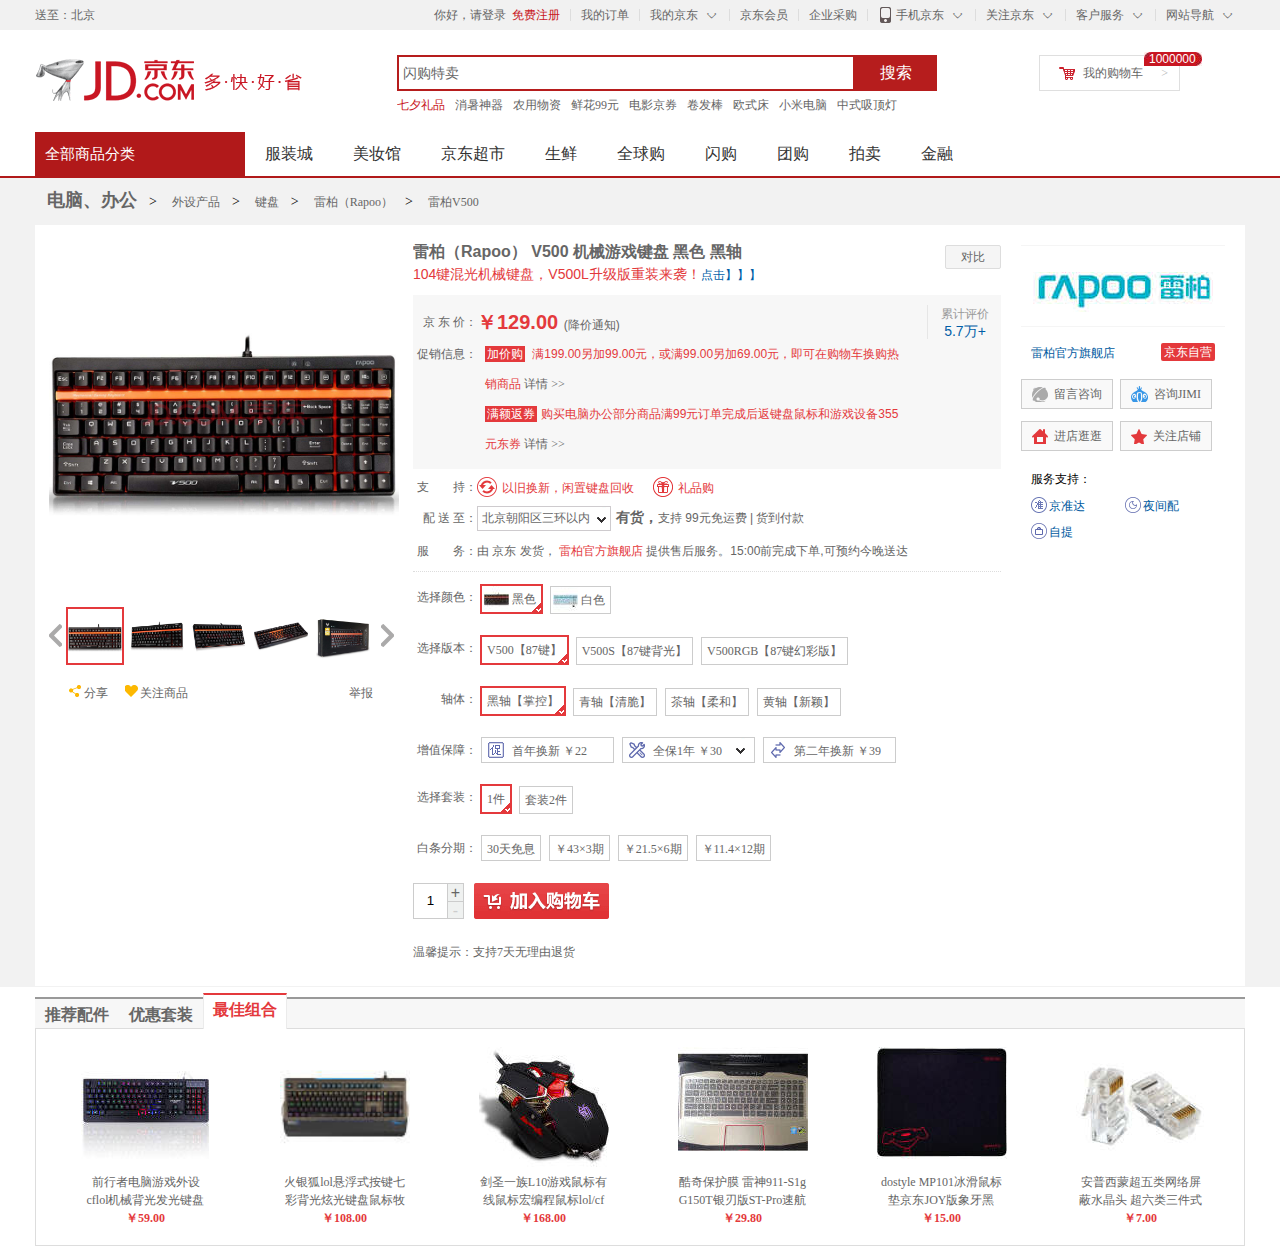
<file: jd_item.html>
<!DOCTYPE html>
<html lang="en">
<head>
	<meta charset="UTF-8">
	<title>京东详情页</title>
	<link rel="stylesheet" type="text/css" href="css/style.css">
	<link rel="stylesheet" type="text/css" href="css/jd_item.css">
	<script src="js/hxsd_tools.js"></script>
	<script src="js/hxsd_widget.js"></script>
	<script src="js/jd_item.js"></script>
</head>
<body>
<!-- http://item.jd.com/bigimage.aspx?id=1413825 -->
<!--//////////////////////////头部////////////////////////-->
<div class="header">
	<div class="top">
		<div class="inner">
			<div class="diqu">送至：北京</div>
			<ul class="nav">
				<li class="first"><a href="#">你好，请登录</a></li>
				<li class="red"><a href="#">免费注册</a></li>
				<li class="line"></li>
				<li><a href="#">我的订单</a></li>
				<li class="line"></li>
				<li class="white"><a href="#">我的京东<i>◇</i></a></li>
				<li class="line"></li>
				<li><a href="#">京东会员</a></li>
				<li class="line"></li>
				<li><a href="#">企业采购</a></li>
				<li class="line"></li>
				<li class="white"><a href="#"><span></span>手机京东<i>◇</i></a></li>
				<li class="line"></li>
				<li class="white"><a href="#">关注京东<i>◇</i></a></li>
				<li class="line"></li>
				<li class="white"><a href="#">客户服务<i>◇</i></a></li>
				<li class="line"></li>
				<li class="white"><a href="#">网站导航<i>◇</i></a></li>
			</ul>
		</div>
	</div>
	<div class="mid inner clear">
		<div class="logo">
			<a href="#"><img src="images/logo-201305.png"></a>
		</div>
		<div class="search">
			<form>
			<input type="text" value="闪购特卖" class="text"><input type="submit" value="搜索" class="btn">
			</form>
			<div class="tags">
				<a href="#" class="first">七夕礼品</a>
				<a href="#">消暑神器</a>
				<a href="#">农用物资</a>
				<a href="#">鲜花99元</a>
				<a href="#">电影京券</a>
				<a href="#">卷发棒</a>
				<a href="#">欧式床</a>
				<a href="#">小米电脑</a>
				<a href="#">中式吸顶灯</a>
			</div>
		</div>
		<a href="#" class="buy">
			我的购物车<i>></i><div class="number">1000000<i></i></div>
		</a>
	</div>
	<div class="bot inner clear">
		<h3>全部商品分类</h3>
		<ul>
			<li><a href="#">服装城</a></li>
			<li><a href="#">美妆馆</a></li>
			<li><a href="#">京东超市</a></li>
			<li><a href="#">生鲜</a></li>
			<li><a href="#">全球购</a></li>
			<li><a href="#">闪购</a></li>
			<li><a href="#">团购</a></li>
			<li><a href="#">拍卖</a></li>
			<li><a href="#">金融</a></li>
		</ul>
	</div>		
</div>
<!--//////////////////////////主体////////////////////////-->
<div class="item">
	<div class="inner">
		<!--主体头-->
		<div class="item_title">
			<h2><a href="javascript:;">电脑、办公</a></h2><i>></i>
			<a href="javascript:;">外设产品</a><i>></i>
			<a href="javascript:;">键盘</a><i>></i>
			<a href="javascript:;">雷柏（Rapoo）</a><i>></i>
			<a href="javascript:;">雷柏V500</a>
		</div>
		<!--主体主-->
		<div class="item_main clear">
			<!--主体主左-->
			<div class="main_left">
				<div class="goods_picbox"><!-- 缩略图 -->
					<img src="images/550f6d32Nf6b37d9d.jpg">
					<span></span>
				</div>
				<div class="goods_pic"><!-- 展示图 -->
					<img src="images/550f6d32Nf6b37d9d.jpg">
				</div>
				<div class="goods_piclist">
					<span class="left"></span>
					<ul class="clear">
						<li class="li_hover"><img src="images/550f6d32Nf6b37d9d.jpg" alt=""></li>
						<li><img src="images/550f6d33N19ea687b.jpg" alt=""></li>
						<li><img src="images/550f6d33N9bd334a0.jpg" alt=""></li>
						<li><img src="images/550f6d34N2a8796bb.jpg" alt=""></li>
						<li><img src="images/550f6d35N0bbfcdbe.jpg" alt=""></li>
					</ul>
					<span class="right"></span>
				</div>	
				<div class="share">
					<a href="javascript:;" class="share1"><span></span>分享</a><a href="javascript:;" class="share2"><span></span>关注商品</a><a href="javascript:;" class="share3">举报</a>
				</div>
			</div>
			<!--主体主中-->
			<div class="main_mid">
				<div class="mid_top">
					<div class="maintop_title">
						<a href="javascript:;"><h1>雷柏（Rapoo） V500 机械游戏键盘 黑色 黑轴</h1></a>
						<p>104键混光机械键盘，V500L升级版重装来袭！<a href="javascript:;">点击】】】</a></p>
						<a href="javascript:;" class="contrast">对比</a>
					</div>
					<div class="maintop_price">
						<div class="price1">
							<p class="dt">京 东 价：</p>
							<p class="dd">
								￥129.00 <a href="javascript:;">(降价通知)</a>
							</p>
						</div>
						<div class="price2">
							<p class="dt">促销信息：</p>
							<p class="dd">
								<span>加价购</span> 满199.00另加99.00元，或满99.00另加69.00元，即可在购物车换购热销商品   <a href="javascript:;">详情<i> >></i></a><br>
								<span>满额返券</span>购买电脑办公部分商品满99元订单完成后返键盘鼠标和游戏设备355元东券 <a href="javascript:;">详情<i> >></i></a>
							</p>
						</div>
						<div class="price_comment">累计评价<br><a href="javascript:;">5.7万+</a></div>
					</div>
					<div class="maintop_service">
						<div class="service1">
							<p class="dt">支　　持：</p>
							<p class="dd">
								<a href="javascript:;" class="service1_a">以旧换新，闲置键盘回收  </a>
								<a href="javascript:;" class="service1_b">礼品购</a>
							</p>
						</div>
						<div class="service2">
							<p class="dt">配 送 至：</p>
							<div class="dd">
								<div class="service2_txt">北京朝阳区三环以内<span></span></div><strong>有货，</strong>支持<a href="javascript:;"> 99元免运费</a>  |  <a href="javascript:;">货到付款</a>
							</div>
						</div>
						<div class="service3">
							<p class="dt">服　　务：</p>
							<p class="dd">由 京东 发货，<a href="javascript:;"> 雷柏官方旗舰店 </a>提供售后服务。15:00前完成下单,可预约今晚送达
							</p>
						</div>
					</div>
				</div>
				<div class="mid_chose">
					<div class="chose">
						<p class="dt">选择颜色：</p>
						<p class="dd">
							<a href="javascript:;" class="get_chose color1">黑色</a><a href="javascript:;" class="color2">白色</a>
						</p>
					</div>
					<div class="chose">
						<p class="dt">选择版本：</p>
						<p class="dd">
							<a href="javascript:;" class="get_chose">V500【87键】</a><a href="javascript:;">V500S【87键背光】</a><a href="javascript:;">V500RGB【87键幻彩版】</a>
						</p>
					</div>
					<div class="chose">
						<p class="dt">轴体：</p>
						<p class="dd">
							<a href="javascript:;" class="get_chose">黑轴【掌控】</a><a href="javascript:;">青轴【清脆】</a><a href="javascript:;">茶轴【柔和】</a><a href="javascript:;">黄轴【新颖】</a>
						</p>
					</div>
					<div class="chose zengzhi">
						<p class="dt">增值保障：</p>
						<p class="dd">
							<a href="javascript:;" class=" zengzhi1">首年换新 ￥22　<i></i></a><a href="javascript:;" class=" zengzhi2">全保1年 ￥30　<i></i></a><a href="javascript:;" class=" zengzhi3">第二年换新 ￥39　<i></i></a>
						</p>
					</div>
					<div class="chose">
						<p class="dt">选择套装：</p>
						<p class="dd">
							<a href="javascript:;" class="get_chose">1件</a><a href="javascript:;">套装2件</a>
						</p>
					</div>
					<div class="chose baitiao">
						<p class="dt">白条分期：</p>
						<p class="dd">
							<a href="javascript:;">30天免息</a><a href="javascript:;">￥43×3期</a><a href="javascript:;">￥21.5×6期</a><a href="javascript:;">￥11.4×12期</a>
						</p>
					</div>
				</div>
				<div class="mid_bot">
					<div class="buy_num" >
						<input value="1"></input>
						<a href="javascript:;" class="add">+</a><a href="javascript:;" class="sub">-</a>
					</div>
					<div class="buy_btn">
						<a href="javascript:;"></a>
					</div>
				</div>
				<p>温馨提示：支持7天无理由退货</p>
			</div>
			<div class="item_main_right">
				<div class="right_logo">
					<a href="javascript:;"><img src="images/556345c4N40c7c6ee.jpg" alt=""></a>
				</div>
				<div class="right_store">
					<a href="javascript:;">雷柏官方旗舰店</a>
					<span>京东自营</span>
				</div>
				<div class="right_consult">
					<a href="javascript:;" class="consult1"><span></span>留言咨询 </a>
					<a href="javascript:;" class="consult2"><span></span>咨询JIMI</a>
					<a href="javascript:;" class="consult3"><span></span>进店逛逛</a>
					<a href="javascript:;" class="consult4"><span></span>关注店铺</a>
				</div>
				<div class="right_serve">
					<p>服务支持：</p>
					<a href="javascript:;"><img src="images/jingzhunda.png" alt="">京准达</a>
					<a href="javascript:;"><img src="images/yueliang.png" alt="">夜间配</a>
					<a href="javascript:;"><img src="images/shoutixiang.png" alt="">自提</a>
				</div>
			</div>
		</div>
	</div>
</div>
<!--//////////////////////////底部////////////////////////-->
<div class="item_bot">
	<div class="inner">
		<div class="item_bot_title">
			<ul>
				<li><a href="javascript:;">推荐配件</a></li>
				<li><a href="javascript:;">优惠套装</a></li>
				<li class="recom"><a href="javascript:;">最佳组合</a></li>
			</ul>
		</div>
		<div class="item_bot_text">
			<div class="title_recom">
				<ul>
					<li class="ac"><a href="javascript:;">推荐配件</a></li>
					<li><a href="javascript:;">键盘</a></li>
					<li><a href="javascript:;">鼠标</a></li>
					<li><a href="javascript:;">游戏耳机</a></li>
					<li class="last"><a href="javascript:;">耳机/耳麦</a></li>
				</ul>
				<div>
					<div class="main">
						<a href="javascript:;"><img src="images/550f6d32Nf6b37d9d.jpg" alt=""></a>
						<p><a href="javascript:;">雷柏（Rapoo） V500 机械游戏键盘 黑色 黑轴</a></p>
						<span class="add"></span>
					</div>
					<div class="other">
						<div class="mix">
							<a href="javascript:;"><img src="images/57a7ebbdNf5be35e0.jpg" alt=""></a>
							<p><a href="javascript:;">宜博K751</a></p>
							<label><input type="checkbox">￥159.00</label>
							<span class="add"></span>		
						</div>
						<div class="mix">
							<a href="javascript:;"><img src="images/57ecf55eN92e5f01a.jpg" alt=""></a>
							<p><a href="javascript:;">富勒G91</a></p>
							<label><input type="checkbox">￥129.00</label>	
						</div>
					</div>
					<div class="sum">
						<span class="equal"></span>
						<p>已选择0个配件</p>
						<p>搭 配 价：<strong>￥129.00</strong></p>
						<a href="javascript:;">立即购买</a>
					</div>
				</div>
			</div>
			<div class="title_benefit">
				<ul>
					<li class="ac"><a href="javascript:;">优惠套装1</a></li>
					<li><a href="javascript:;">优惠套装2</a></li>
					<li><a href="javascript:;">优惠套装3</a></li>
					<li><a href="javascript:;">优惠套装4</a></li>
					<li class="last"><a href="javascript:;">优惠套装5</a></li>
					<li class="last"><a href="javascript:;">优惠套装6</a></li>
					<li class="last"><a href="javascript:;">优惠套装7</a></li>
				</ul>
				<div>
					<div class="main">
						<a href="javascript:;"><img src="images/550f6d32Nf6b37d9d.jpg" alt=""></a>
						<p><a href="javascript:;">雷柏（Rapoo） V500 机械游戏键盘 黑色 黑轴</a></p>
						<span class="add"></span>
					</div>
					<div class="other">
						<div class="mix">
							<a href="javascript:;"><img src="images/573041b8Nc9449e25.jpg" alt=""></a>
							<p><a href="javascript:;">冰豹 (ROCCAT) 幽灵豹 Kova 游戏鼠标 白色</a></p>	
						</div>
					</div>
					<div class="sum">
						<span class="equal"></span>
						<h4>bzz优惠套装</h4>
						<p>套 装 价：<strong>￥ 438.00</strong></p>
						<p>京 东 价：<i>￥ 478.00</i></p>
						<p>立即节省：￥40.00</p>
						<a href="javascript:;">购买套装</a>
					</div>
				</div>
			</div>
			<div class="title_best">
				<div class="mix">
					<a href="javascript:;"><img src="images/5700d3efN17334d83.jpg" alt=""></a>
					<p><a href="javascript:;">前行者电脑游戏外设cflol机械背光发光键盘鼠标套装白色有线键鼠套装 笔记本USB硅胶键盘 GX50S彩虹背光黑色单键盘</a></p>
					<strong>￥59.00</strong>
				</div>
				<div class="mix">
					<a href="javascript:;"><img src="images/k10fixap.bmp" alt=""></a>
					<p><a href="javascript:;">火银狐lol悬浮式按键七彩背光炫光键盘鼠标牧马人风格金属机械手感网咖有线游戏键鼠套装CF 彩虹版白色键盘+X8 RGB炫光鼠标</a></p>
					<strong>￥108.00</strong>
				</div>
				<div class="mix">
					<a href="javascript:;"><img src="images/56cc1cbbN68a7e232.jpg" alt=""></a>
					<p><a href="javascript:;">剑圣一族L10游戏鼠标有线鼠标宏编程鼠标lol/cf鼠标金属鼠标机械牧马人风格鼠标 典雅黑(磨砂版)</a></p>
					<strong>￥168.00</strong>
				</div>
				<div class="mix">
					<a href="javascript:;"><img src="images/56289674N99962f7c.jpg" alt=""></a>
					<p><a href="javascript:;">酷奇保护膜 雷神911-S1g G150T银刃版ST-Pro速航G150S雷神笔记本键盘膜 高透TPU 雷神911系列 货号NX018</a></p>
					<strong>￥29.80</strong>
				</div>
				<div class="mix">
					<a href="javascript:;"><img src="images/53e873bfN03de02e4.jpg" alt=""></a>
					<p><a href="javascript:;">dostyle MP101冰滑鼠标垫京东JOY版象牙黑</a></p>
					<strong>￥15.00</strong>
				</div>
				<div class="mix">
					<a href="javascript:;"><img src="images/5782f7feNf1b08b23.jpg" alt=""></a>
					<p><a href="javascript:;">安普西蒙超五类网络屏蔽水晶头 超六类三件式尾夹水晶头 七类两件式屏蔽水晶头 电话水晶头 超五类 非屏蔽水晶头 C级 30个/袋</a></p>
					<strong>￥7.00</strong>
				</div>
			</div>
		</div>	
	</div>
</div>

</body>
</file>
<file: css/style.css>
body,h1,h2,h3,h4,h5,h6,p,ul,li,dl,dt,dd,input{padding: 0;margin: 0;}
body{font-family:arial,"Microsoft YaHei","宋体",sans-serif;}
ul,li{list-style: none;}
a{text-decoration: none;color: #666;} 
img,input,textarea{border: none;}
.clear{*zoom: 1;}
.clear:after{content: "200B";display: block;font-size: 0;height: 0;clear: both;}
.inner{width: 1210px;margin: 0 auto;}
i{font-style: normal;font-family: consolas;}
/******************head***********************/
/******************head top***********************/
.header{border-bottom: 2px solid #b1191a;}
.header .top{height: 30px;background-color: #f1f1f1;font-family:"宋体";}
.header .top .diqu{float: left;color: #666666;font-size: 12px;line-height: 30px;}
.header .top .nav{float: right;}
.header .top li{float: left;}
.header .top .line{height: 12px;width: 1px;background-color: #dddddd;margin-top: 9px;}
.header .top li a{padding: 0 10px;font-size: 12px;color: #666666;line-height: 30px;display: inline-block;}
.header .top .first a{padding-right: 6px;}
.header .top .red a{padding-left: 0px;color: #c81623;}
.header .top li i{display: inline-block; padding-left: 9px;width: 12px;height: 6px;overflow: hidden;line-height: 0;font-size: 12px;}
.header .top li span{display: inline-block;width: 15px;height: 20px;margin-top: 5px;background: url(../images/jd2015img.png) no-repeat;float: left;padding-right: 3px;}
.header .top li a:hover span{background: url(../images/jd2015img.png) no-repeat 0 -25px;}
.header .top li a:hover i{line-height: 11px;}
.header .top a:hover{color: #c81623;}
.header .top .white a:hover{background-color: #fff;}
/************************head mid*****************/
.header .mid .logo{float: left;padding-top: 20px;}
.header .mid .logo img{width: 270px;height: 60px;}
.header .mid .search{float: left;margin-top: 25px;padding-left: 92px;}
.header .mid .text{float: left;border: 2px solid #b61d1d;width: 450px;height: 32px;padding-left: 4px;line-height: 32px;color: #666666;font-size: 14px;}
.header .mid .btn{float: left;background-color: #b61d1d;width: 82px;height: 36px;color: #fff;line-height: 36px;font-size: 16px;}
.header .mid .tags{font-size: 12px;height: 28px;line-height: 28px;font-family:"宋体";width: 538px;overflow: hidden;}
.header .mid .tags a{color: #666;padding-right: 7px;}
.header .mid .tags a:hover{color: #c81623;}
.header .mid .tags .first{color: #c81623;}
.header .mid .buy{float: right;width: 96px;height: 34px;border: 1px solid #dfdfdf;margin: 25px 65px 0 0;line-height: 34px;color: #666666;font-size: 12px;padding-left: 43px;background: url(../images/jd2015img.png) no-repeat 18px -48px;position: relative;}
.header .mid .buy>i{float: right;padding-right: 11px;color: #b4b4b4;}
.header .buy .number{height: 14px;color: #fff;line-height: 14px;position: absolute;top: -4px;left: 104px;font-size: 12px;padding-left:5px;background:#c81623 url(../images/left_pic.jpg) no-repeat;}
.header .buy .number i{display: block; width: 6px;height: 14px; background: url(../images/right_pic.jpg) no-repeat right top ;position: absolute;top: 0px;right: -6px;}
/******************head bot***********************/
.header .bot{padding-top: 13px;}
.header .bot h3{float: left;width: 200px;height: 44px;background-color: #b1191a;color: #fff;font-size: 15px;line-height: 44px;padding-left: 10px;font-weight: normal;}
.header .bot ul{float: left;}
.header .bot li{float: left;}
.header .bot li a{display: block; font-size: 16px;line-height: 44px;height: 44px;color: #333333;padding: 0 20px;}
.header .bot li a:hover{color: #c81623;}
/*************************footer************************/
/*************************footer nav************************/
.footer{text-align: center;margin-top: 21px;}
.footer a:hover{color: #c81623;}
.footer .nav {height: 54px;padding: 20px 0;background-color: #f5f5f5;}
.footer .nav ul{display: inline-block;}
.footer .nav li{float: left;height: 54px;width: 300px;background: url(../images/nva_bg.png) no-repeat;}
.footer .nav .list1{background-position: 0 -131px;}
.footer .nav .list2{background-position: 0 -194px;}
.footer .nav .list3{background-position: 0 -258px;}
.footer .nav .list4{background-position: 0 -322px;}
/*************************footer link-list************************/
.footer .link-list{padding-top: 14px;height: 201px;text-align: left;border-bottom: 1px solid #e5e5e5;} 
.footer .link-list dl{width: 199px;height: 201px;float: left;}
.footer .link-list dt{font-size: 16px;line-height: 36px;height: 36px;color: #666666;}
.footer .link-list dd{line-height: 20px;height: 20px;font-size: 12px;}
.footer .link-list .list5{width: 164px;}
.footer .link-list .list6{width: 190px;background: url(../images/20130330B_1.png) no-repeat 0 -133px;padding:0 40px 0 20px }
.footer .link-list .list6 .text{line-height: 18px;padding-top: 9px;height: 47px;}
.footer .link-list .list6 .more{line-height: 16px;height: 16px;text-align: right;}
/*************************footer bot-link************************/
.footer .bot-link1{display: inline-block;margin: 20px 0 10px;}
.footer .bot-link1 li{float: left;line-height: 19px;height: 19px;font-size: 12px;color: #666;}
.footer .bot-link1 a{padding: 0 10px;}
.footer .bot-link2{line-height: 20px;font-size: 12px;color: #666;}
.footer .bot-link2 .first{padding-left: 17px;background:url(../images/56a0a994Nf1b662dc.png) no-repeat; background-size: contain;}
.footer .bot-link2 a{margin: 0 10px;}
.footer .bot-link2 .last{margin: 0;}
.footer .bot-link3{padding: 9px 0 33px;}
.footer .bot-link3 a{margin: 0 6.3px;font-size: 0;}
/*************************fixed************************/
/* .fixed{position: fixed;top: 100px;left:50%;margin-left: -635px;}
.fixed li{width: 20px;height: 28px;line-height: 28px; border-bottom: 1px dotted #c2c2c2;font-size: 14px;}
.fixed li a{display: block;width: 25px;}
.fixed .last{border: none;}
.fixed li:hover a{color: #fff;background-color:#c81623;padding:0 2px;}*/
.LocationFloorList{ position:fixed; top:200px; /*left:50%; margin-left:-635px;*/ left: 0;display:none}
.LocationFloorList li{ height:30px; line-height:30px; width:30px; font-size:12px; text-align:center; border-bottom:1px dashed #ccc; cursor:pointer;}
.LocationFloorList li b{ font-weight:normal}
.LocationFloorList li span{ display:none; font-size:12px;}
.LocationFloorList li.ac{ color:#fff; background:red}
.LocationFloorList li.ac b{ display:none;}
.LocationFloorList li.ac span{ display:inline}
</file>
<file: css/index.css>
.page1 .banner,.page1 .news,.page1 .warp{float:left}.page1 .warp{position:relative}.page1 .nav-title{width:209px;height:466px;border-left:1px solid #b61d1d;background-color:#c81623}.page1 .nav-title li{position:relative;z-index:5}.page1 .nav-title h3{line-height:31px;height:31px;font-size:14px;font-weight:400;color:#fff;padding:0 10px;width:170px;overflow:hidden}.page1 .nav-title h3 a{color:#fff}.page1 .nav-title i{position:absolute;right:13px;top:0;color:#fff;font-size:12px;line-height:31px}.page1 .nav-title li.ac{background-color:#fff}.page1 .nav-title li.ac a,.page1 .nav-title li.ac h3{color:#c81623}.page1 .banner{width:730px;height:454px;margin:12px 10px 0;font-size:0;overflow:hidden;position:relative}.page1 .banner ol{position:absolute;left:50%;bottom:6px;margin-left:-66px;z-index:1}.page1 .banner ol li{float:left;width:18px;height:18px;line-height:18px;text-align:center;margin:2px;background-color:#3e3e3e;border-radius:50%;font-size:10px}.page1 .banner ol a{display:block;color:#fff}.page1 .banner .ac{background:#b61b1f}.page1 .banner ul{position:absolute;top:12px;left:0}.page1 .banner ul li{width:730px;height:454px;float:left}.page1 .banner .moveBtn{width:40px;height:80px;line-height:80px;font-size:40px;color:#fff;text-align:center;background:#333;opacity:.5;position:absolute;top:50%;margin-top:-40px;z-index:2;font-family:consolas}.page1 .banner .prev{left:12px}.page1 .banner .next{right:8px}.page1 .news{padding-top:12px}.page1 .newtext{width:248px;border:1px solid #e4e4e4;height:163px}.page1 .newtext .top{height:32px;border-bottom:1px dashed #e4e4e4;padding:0 15px}.page1 .newtext h3{height:32px;line-height:32px;font-size:15px;float:left;color:#666}.page1 .newtext .top a{float:right;font-size:12px;line-height:32px}.page1 .newtext ul{padding:5px 15px 0}.page1 .newtext li a{display:block;height:24px;width:220px;line-height:24px;font-size:12px;overflow:hidden;white-space:nowrap;text-overflow:ellipsis}.page1 .newtext span{font-weight:700}.page1 .newtext .first a,.page1 .newtext li:hover a{color:#b61d1d}.page1 .news .icon{width:248px;border:1px solid #e4e4e4;border-top:none;height:208px;overflow:hidden}.page1 .news .icon ul{width:260px}.page1 .news .icon li{border-bottom:1px solid #e4e4e4;border-right:1px solid #e4e4e4;float:left;text-align:center}.page1 .news .icon a{display:block;height:30px;width:62px;position:relative;padding-top:40px;line-height:30px}.page1 .news .icon i{width:25px;height:25px;position:absolute;top:13px;left:18px;background:url(../images/icon1.png) no-repeat}.page1 .news .list2 i{background-position:0 -25px}.page1 .news .list3 i{background-position:0 -50px}.page1 .news .list4 i{background-position:0 -75px}.page1 .news .list5 i{background-position:0 -100px}.page1 .news .list6 i{background-position:0 -125px}.page1 .news .list7 i{background-position:0 -150px}.page1 .news .list8 i{background-position:0 -175px}.page1 .news .list9 i{background-position:0 -250px}.page1 .news .list10 i{background-position:0 -200px}.page1 .news .list11 i{background-position:0 -275px}.page1 .news .list12 i{background-position:0 -225px}.page1 .news .adv{padding-top:5px;width:250px;height:75px;overflow:hidden}.page1 .nav-text{position:absolute;top:-1px;left:209px;border:1px solid #b61d1d;width:999px;min-height:465px;background-color:#f7f7f7;z-index:3;padding-bottom:37px;display:none}.page1 .nav-text .left{float:left}.page1 .nav-text .brand{padding:20px 0 0 20px}.page1 .brand a{float:left;height:24px;line-height:24px;padding:0 30px 0 8px;background-color:#7c7171;color:#fff;margin-right:10px;font-size:12px;position:relative}.page1 .brand i{display:block;width:23px;height:22px;background-color:#5c5251;color:#fff;position:absolute;bottom:0;right:0;font-size:12px;line-height:22px;text-align:center}.page1 .brand a:hover{background-color:#c81623}.page1 .brand a:hover i{background-color:#b1191a}.page1 .brand-link{width:704px;padding:6px 0 0 20px;text-align:center;font-size:12px}.page1 .brand-link dt{float:left;width:67px;line-height:31px;height:31px;padding:5px 17px 0 0;text-align:right;font-weight:700}.page1 .brand-link dt a{display:block;float:left;height:31px;width:55px;overflow:hidden}.page1 .brand-link dt i{display:block;width:3px;float:right;font-size:12px;padding-left:9px;font-weight:400}.page1 .brand-link dd{float:left;width:620px;border-bottom:1px solid #e0e0e0;padding:10px 0 2px}.page1 .brand-link dd a{float:left;height:16px;border-left:1px solid #e0e0e0;margin-bottom:8px;padding:0 8px}.page1 .brand-link a:hover{color:#c81623}.page1 .nav-text .right{float:right;width:183px;padding:20px 0 0 87px}.page1 .nav-text .pic-top img{display:block;float:left;width:83px;height:35px;padding:0 1px 1px 0;overflow:hidden}.page1 .nav-text .pic-bot{padding-top:8px}.page1 .nav-text .pic-bot img{display:block;padding-top:1px;width:168px;height:134px;overflow:hidden}.page1 .recom{padding-top:10px;float:left}.page1 .recom a{float:left;display:block;width:249px;height:164px;margin-right:1px;font-size:0}.page1 .recom img{width:100%;height:100%;overflow:hidden}.page1 .recom .first{height:151px;width:210px;margin-right:0}.page1 .recom .last{margin-right:0;width:250px}.page2{padding-top:19px;position:relative}.page2 h2{float:left;height:40px;line-height:40px;font-size:20px;font-weight:400;color:#333}.page2 h2 i{display:inline-block;height:17px;width:205px;background:url(../images/homebg.png) no-repeat 4px -99px}.page2>span{float:right;padding-right:26px;line-height:28px;height:28px;font-size:13px;font-family:"宋体";background:url(../images/homebg.png) no-repeat -310px 0;margin-top:2px;color:#666}.page2>span:hover{color:#c81623;background-position:-310px -24px}.page2 ul{border:1px solid #ededed;border-top:1px solid #d1d1d1;float:left}.page2 .star{display:block;position:absolute;right:0;top:57px;height:5px;width:365px;background:url(../images/homebg.png) no-repeat -6px -124px}@keyframes starmove{0%{right:1200px;opacity:0}100%{right:0;opacity:1}}.page2:hover .star{animation:starmove 1s}.page2 li{float:left;width:200px;padding-top:20px;text-align:center}.page2 li img{width:130px;height:130px;display:inline-block;overflow:hidden}.page2 .text-border{border-right:1px solid #e6e6e6;height:62px;width:140px;padding:0 30px;margin-bottom:9px}.page2 .text-border a{display:block;height:36px;font-size:12px;line-height:18px;margin-bottom:5px;overflow:hidden}.page2 .text-border p{color:#b1191a;font-size:18px;line-height:21px;height:21px}.page2 .text-border span{font-size:14px}.page2 .last{border-right:none}.page3{color:#333}.page3 .pic{font-size:0}.page3 h2{line-height:35px;height:35px;font-size:20px;font-weight:400}.page3 .top{height:405px;border:1px solid #ededed}.page3 .part1,.page3 .part2,.page3 .part3,.page3 .part4{float:left}.page3 .top h3{line-height:40px;height:40px;font-size:14px;text-align:center;margin:0 20px;border-bottom:1px dashed #e0e0e0}.page3 .top h4{line-height:38px;height:38px;font-size:16px}.page3 .top p{line-height:18px;font-size:12px}.page3 .top .text span{color:#c81623}.page3 .part1{width:403px;background-color:#f7f7f7;border-right:1px solid #ededed}.page3 .part1 a,.page3 .part2 a{float:left;display:block;position:relative}.page3 .part1 .mix1{width:404px;border-bottom:1px solid #ededed}.page3 .part1 .mix1 .pic{width:403px;overflow:hidden}.page3 .part1 .mix1 .text{position:absolute;top:59px;left:44px}.page3 .part1 .mix2{width:201px;border-right:1px solid #ededed}.page3 .part1 .mix2 .pic{width:201px;overflow:hidden}.page3 .part1 .mix2 .text{position:absolute;top:38px;left:9px}.page3 .part1 .mix3{border-right:none}.page3 .part2{width:228px;border-right:1px solid #ededed}.page3 .part2 .mix1{width:228px;border-bottom:1px solid #ededed}.page3 .part2 .mix1 .pic{width:228px;overflow:hidden}.page3 .part2 .mix1 .text{position:absolute;top:59px;left:9px}.page3 .part2 .mix2{border-bottom:none}.page3 .part4{width:171px}.page3 .part4 .ul-border{width:85px;border-right:1px dashed #e0e0e0;float:left;margin-top:13px;height:381px}.page3 .part4 li{width:75px;border-bottom:1px dashed #e0e0e0;margin-left:10px;font-size:0}.page3 .part4 a{margin-left:-10px;display:block;width:85px;text-align:center}.page3 .part4 .u-r{border:none}.page3 .part4 .right li{margin-left:0}.page3 .part4 .right li a{margin-left:0}.page3 .part4 ul{margin-top:-13px}.page3 .bot{padding-top:20px}.page3 .bot a{float:left}.page3 .bot img{display:block;width:400px;height:125px;overflow:hidden}.allf-top{border-bottom:1px solid #c81623;padding-top:16px}.allf-top h2,.floor12 h2{float:left;font-size:20px;line-height:30px;color:#333;font-weight:400}.allf-top .nav{float:right;border:1px solid #ededed;border-bottom:none;margin-bottom:-1px}.allf-top li{float:left;position:relative;border-width:3px 1px 0;border-style:solid;border-color:transparent;z-index:3}.allf-top a{display:block;padding:0 16px;height:32px;line-height:32px;font-size:12px;font-family:"宋体"}.allf-top .nav span{width:1px;height:14px;background-color:#ccc;position:absolute;top:10px;right:-2px;z-index:2}.allf-top .first,.allf-top li:hover{border-color:#c81623;margin-top:-1px;padding-top:1px;background-color:#fff}.allf-top .first{margin-left:-1px}.allf-top .first span,.allf-top li:hover span{display:none}.floor1 .main>div{float:left}.allf-main-lt{position:relative;height:473px;width:330px;overflow:hidden}.allf-main-lt:after{content:"";width:50px;height:344px;background-image:-moz-linear-gradient(left,rgba(255,255,255,.1) 20%,rgba(255,255,255,.3) 50%,rgba(255,255,255,.1) 80%);position:absolute;left:-170px;top:0;transform:skewX(-25deg)}.allf-main-lt:hover:after{transition:all 1s;transform:skewX(-25deg) translate(600px)}.floor1 .main .left-m{width:330px;height:220px;margin-top:-220px;position:relative;z-index:2}.allf-main-icon{background-color:rgba(255,255,255,.5);padding-left:25px;height:92px;overflow:hidden}.allf-main-icon li{float:left;margin:10px 0;width:100px}.allf-main-icon a{display:inline-block;height:26px;padding-left:31px;background:url(../images/clothesicon.png) no-repeat;font-size:12px;line-height:26px}.allf-main-icon .list2 a{background-position:0 -26px}.allf-main-icon .list3 a{background-position:0 -52px}.allf-main-icon .list4 a{background-position:0 -78px}.allf-main-icon .list5 a{background-position:0 -104px}.allf-main-icon .list6 a{background-position:0 -130px}.allf-main-icon a:hover{color:#c81623}.floor1 .main .link{height:96px;padding:16px 0 16px 4px;background-color:rgba(255,255,255,.8)}.floor1-left-link{float:left;width:140px;padding-left:20px}.floor1-left-link a{float:left;font:12px/24px "宋体";margin-right:11px;color:#999}.floor1-left-link .red,.floor1-left-link a:hover{color:#c81623}.floor1 .main .left-b{border:1px solid #ededed;border-left:1px solid #f7f5ee;width:328px;height:158px;overflow:hidden}.floor1 .main .mid{width:439px;float:left}.floor1 .main .mid a{display:block;border-bottom:1px solid #ededed;font-size:0}.floor1 .main .right{float:left;width:440px;height:632px;overflow:hidden;border-right:1px solid #ededed}.floor1 .main .right div,.floor1 .main .right>a{float:left}.floor1 .main .right a{display:block;border-bottom:1px solid #ededed;border-left:1px solid #ededed;font-size:0}.allf-bot{height:53px;margin:10px 0 21px;background-color:#f7f7f7;padding-top:13px}.allf-bot li{float:left;width:120px;height:40px;border-right:1px dotted #ccc;text-align:center}.floor_wrap_right{width:880px}.floor_wrap_right .mix{float:left;height:216px;width:187px;border-right:1px solid #f4f4f4;border-bottom:1px solid #f4f4f4;text-align:center;padding:20px 16px 0;font-size:12px}.floor_wrap_right .mix p{line-height:16px;height:32px;overflow:hidden;text-align:left}.floor_wrap_right .mix strong{display:block;text-align:left;color:#e4395b;line-height:30px;height:30px}.floor .main .ac{display:none}.floor2 .main>div{float:left}.floor2 .allf-main-lt{width:210px;height:474px}.floor2 .main .left-m{width:210px;height:237px;margin-top:-237px;position:relative;z-index:2}.floor2 .allf-main-icon{padding-left:0}.floor2 .allf-main-icon a{width:58px;background-image:url(../images/cosmeticsicon.png);padding-left:31px;margin-left:9px}.floor2 .left-m .link{height:102px;padding:22px 0;background-color:rgba(255,255,255,.8)}.floor2-left-link{padding-left:24px;width:186px;height:24px}.floor2-left-link a{color:#535353;font:14px/24px "Microsoft YaHei"}.floor2-left-link a:hover{color:#c81623}.floor2 .floor1-left-link{height:48px;padding:6px 0 0 24px;width:186px;overflow:hidden}.floor2 .main .mid{width:339px}.floor2 .main .mid a{display:block;font-size:0}.floor2 .main .mid .one{border-bottom:1px dotted #ccc}.floor2 .main .mid .two{border-bottom:1px solid #ededed}.floor2 .main .right{width:660px;border-left:1px solid #ededed}.floor2 .main .right a{display:block;float:left;width:219px;border-bottom:1px solid #ededed;border-right:1px solid #ededed;font-size:0}.allf-adv a{float:left;font-size:0}.floor3 .main>div{float:left}.floor3 .allf-main-lt{height:474px}.floor3 .main .left-m{width:330px;height:237px;margin-top:-237px;position:relative;z-index:2}.floor3 .allf-main-icon{height:46px}.floor3 .allf-main-icon a{background-image:url(../images/mobilesicon.png)}.floor3 .left-m .link{height:150px;padding:22px 0 19px;background-color:rgba(255,255,255,.8)}.floor3 .main .link{padding-left:4px}.floor3-left-link{width:320px;height:54px;padding-left:6px}.floor3-left-link a{float:left;width:136px;margin:0 10px 0 14px;color:#535353;font:14px/24px "Microsoft YaHei";white-space:nowrap;overflow:hidden}.floor3-left-link a:hover{color:#c81623}.floor3 .main .mid{width:440px;overflow:hidden}.floor3 .main .mid a{float:left;display:block;font-size:0;border-right:1px solid #ededed;border-bottom:1px solid #ededed}.floor3 .main .right{width:440px}.floor3 .main .right a{float:left;display:block;font-size:0;border-right:1px solid #ededed;border-bottom:1px solid #ededed;width:219px}.floor3 .main .right .big{height:237px}.floor4 .allf-main-icon{padding-left:0}.floor4 .allf-main-icon li{padding-left:25px;width:135px}.floor4 .allf-main-icon a{background-image:url(../images/electronicsicon.png)}.floor6 .main>div{float:left}.floor6 .allf-main-lt{width:210px;height:474px}.floor6 .main .left-m{width:210px;height:237px;margin-top:-237px;position:relative;z-index:2}.floor6 .allf-main-icon{padding-left:0}.floor6 .allf-main-icon a{width:58px;background-image:url(../images/sportsicon.png);padding-left:31px;margin-left:9px}.floor6 .left-m .link{height:102px;padding:22px 0;background-color:rgba(255,255,255,.8)}.floor6 .floor1-left-link{height:48px;padding:6px 0 0 24px;width:186px;overflow:hidden}.floor6 .main .right{width:1000px;overflow:hidden}.floor6 .main .right div{float:left}.floor6 .main .right a{float:left;display:block;font-size:0;border-right:1px solid #ededed;border-bottom:1px solid #ededed}.floor6 .main .right .one{width:220px}.floor6 .main .right .two{width:340px}.floor6 .main .right .dotted{border-bottom:1px dotted #ccc}.floor7 .allf-main-icon a{background-image:url(../images/livingsicon.png)}.floor8 .allf-main-icon a{background-image:url(../images/babysicon.png)}.floor9 .allf-main-icon a{background-image:url(../images/foodsicon.png)}.floor10 .main>div{float:left}.floor10 .allf-main-lt{width:210px;height:474px}.floor10 .main .left-m{width:210px;height:237px;margin-top:-237px;position:relative;z-index:2}.floor10 .allf-main-icon{padding-left:0}.floor10 .allf-main-icon a{width:58px;background-image:url(../images/booksicon.png);padding-left:31px;margin-left:9px}.floor10 .left-m .link{height:102px;padding:22px 0;background-color:rgba(255,255,255,.8)}.floor10 .floor1-left-link{height:48px;padding:6px 0 0 24px;width:186px;overflow:hidden}.floor10 .main .mid{width:660px}.floor10 .main .mid>a{float:left;display:block;font-size:0;width:219px;border-right:1px solid #ededed;border-bottom:1px solid #ededed}.floor10 .main .mid>div{float:left;width:439px;border-bottom:1px solid #ededed}.floor10 .main .mid>div a{display:block;font-size:0}.floor10 .main .right{width:329px;height:473px;padding-left:10px;border-bottom:1px solid #e4e4e4;border-right:1px solid #e4e4e4}.floor10 .main .right h2{padding-top:5px;width:314px;line-height:41px;height:41px;font-size:20px;color:#666;font-weight:400;border-bottom:1px solid #e4e4e4}.floor10 .main .right .mix{margin-top:21px;height:79px}.floor10 .main .right .mix>div{float:left}.floor10 .main .right .mix-l{width:71px;height:79px;border-right:2px dotted #dbdbdb;text-align:center}.floor10 .main .right .mix-l a{display:block;margin:1px 14px 0 9px}.floor10 .main .right .mix-l img{display:block;width:48px;height:48px;border-radius:50%;overflow:hidden}.floor10 .main .right .mix-l p{font-size:12px;line-height:30px;height:30px}.floor10 .main .right .mix a:hover{color:#c81623}.floor10 .main .right .mix-m{width:90px}.floor10 .main .right .mix-m a{display:block;font-size:0;margin:0 2px 0 8px}.floor10 .main .right .mix-m img{width:80px;height:80px}.floor10 .main .right .mix-r{width:150px;padding:0 9px 0 7px}.floor10 .main .right h3{line-height:20px;height:20px;width:145px;font-size:14px;font-weight:400;white-space:nowrap;overflow:hidden}.floor10 .main .right .mix-r p{width:110px;height:44px;background-color:#f8f8f8;color:#999;font-size:12px;position:relative;line-height:18px;padding:10px 20px 0;word-break:break-all}.floor10 .main .right .mix-r span{display:block;height:0;width:0;border-width:7px;border-style:solid;border-color:transparent #f8f8f8 transparent transparent;position:absolute;top:21px;left:-12px}.floor10 .main .right .mix-r i{color:#aaa;font-size:38px;line-height:38px;font-family:Arial}.floor10 .main .right .mix-r .first{vertical-align:-18px;position:absolute;top:8px;left:5px}.floor10 .main .right .mix-r .last{vertical-align:-24px}.floor11 .allf-main-icon a{background-image:url(../images/carsicon.png)}.floor12 .left,.floor12 .part1,.floor12 .right{float:left}.floor12 .allf-main-lt{width:210px;height:474px}.floor12 .left-m{width:210px;height:237px;margin-top:-237px;position:relative;z-index:2}.floor12 .allf-main-icon li{width:185px}.floor12 .allf-main-icon a{background-image:url(../images/lifeicon.png)}.floor12 .left-m .link{height:101px;padding:22px 0;background-color:rgba(255,255,255,.8)}.floor12 .floor1-left-link{width:142px;padding-top:6px}.floor12 .right{width:395px}.floor12 .right a{display:block;float:left;font-size:0}.floor12 .small a{border-bottom:1px solid #f4f4f4;border-right:1px solid #f4f4f4}.floor12 .small .w197 img{width:197px}.page-last .lowprice{float:left;width:900px}.page-last h2{font-size:20px;line-height:30px;height:30px;font-weight:400;color:#666}.page-last .lowprice .main{width:900px;height:280px;border:1px solid #e5e5e5;border-right:none}.page-last .lowprice .main-l{float:left;width:239px;height:280px;overflow:hidden;border-bottom:1px solid #f1f1f1;border-right:1px solid #f1f1f1}.page-last .lowprice .main-l>a{width:160px;height:160px;margin:17px 0 0 40px;display:block;font-size:0}.page-last .lowprice .main-l img{width:160px;transition:all .5s}.page-last .lowprice .main-l:hover img{transform:translateX(-12px)}.page-last .lowprice .l-text{padding:30px 13px 0 29px}.page-last .lowprice .l-text a{display:block;font-size:12px;line-height:18px;white-space:nowrap;overflow:hidden}.page-last .lowprice p{line-height:30px;height:30px;font-size:16px;color:#e12228;font-weight:700}.page-last .lowprice .main-r{float:left;width:660px}.page-last .lowprice li{float:left;width:219px;height:122px;padding-top:17px;border-bottom:1px solid #f1f1f1;border-right:1px solid #f1f1f1}.page-last .lowprice li>a{float:left;display:block;width:100px;height:100px;overflow:hidden;margin:0 5px 0 10px;font-size:0}.page-last .lowprice li img{width:100px;transition:all .5s}.page-last .lowprice li:hover img{transform:translateX(-12px)}.page-last .lowprice .r-text a{display:block;font-size:12px;line-height:18px;height:36px;width:86px;overflow:hidden}.page-last .lowprice a:hover{color:#c81623}.page-last .hotsheet{float:left;width:310px}.page-last .hotsheet .main{width:290px;height:280px;padding-left:20px;border:1px solid #e5e5e5;border-left:none;overflow:hidden;position:relative}.page-last .hotsheet li{height:100px;margin-bottom:20px;overflow:hidden}.page-last .hotsheet .left{float:left;display:inline;width:80px;height:80px;padding:10px 0}.page-last .hotsheet .left img{width:80px}.page-last .hotsheet .right{float:left;width:166px;padding-left:20px;margin-top:3px}.page-last .hotsheet .avatar{height:28px;margin-bottom:5px;overflow:hidden;line-height:28px}.page-last .hotsheet .avatar img{width:28px;height:28px;border-radius:50%;margin-right:5px;vertical-align:middle}.page-last .hotsheet .right p{width:125px;height:44px;background-color:#f8f8f8;color:#999;font-size:12px;position:relative;line-height:18px;padding:10px 20px 0;word-break:break-all}.page-last .hotsheet .right p span{display:block;height:0;width:0;border-width:7px;border-style:solid;border-color:transparent #f8f8f8 transparent transparent;position:absolute;top:21px;left:-12px}.page-last .hotsheet .right i{color:#aaa;font-size:38px;line-height:38px;font-family:Arial}.page-last .hotsheet .right .first{vertical-align:-18px;position:absolute;top:8px;left:5px}.page-last .hotsheet .right .last{vertical-align:-24px}.page-last .hotsheet ul{position:absolute;animation:hotmove 5s linear infinite}@keyframes hotmove{0%{bottom:0}100%{bottom:-280px}}.page-last .hotsheet ul:hover{animation-play-state:paused}.page-last .hotsheet li:hover{border:1px solid red}
</file>
<file: css/jd_item.css>
/*-----------------------主体标题-----------------*/
.item{background-color: #f2f2f2}
.item a:hover{color:#e4393c; }
.item_title{font-size: 12px;line-height: 45px;font-family:"宋体";background-color: #f2f2f2}
.item_title a{margin: 0 12px;}
.item_title i{font-size: 14px;}
.item_title h2{display: inline-block;font-size: 18px;font-family:"Microsoft YaHei"}
/*-----------------------主体-----------------*/
.item_main{background-color: #fff;border-bottom: 1px solid #f2f2f2;}
.item_main .main_left{float: left;position: relative;}
.item_main .goods_picbox{width: 350px;height: 350px;padding: 14px;position: relative;}
.item_main .goods_picbox img{width: 350px;height: 350px;}
.item_main .goods_picbox span{width: 175px;height: 175px;background-color:#FEDE4F;opacity: 0.5;position: absolute;cursor: move;display: none;overflow: hidden;}
.item_main .goods_pic{position: absolute;top: 0px;right: -400px;width: 400px;height: 400px; overflow: hidden;border: 1px solid #f2f2f2; display: none; z-index: 2;}
.item_main .goods_pic img{position: absolute;}
.item_main .goods_piclist{width: 350px;padding:0 14px;}
.item_main .goods_piclist span{display: inline-block;height: 54px;width: 13px;line-height: 54px;background: url(../images/newicon20140910.png) no-repeat; }
.item_main .goods_piclist span.left{background-position:-28px -340px;}
.item_main .goods_piclist span.right{background-position:-43px -340px;}
.item_main .goods_piclist ul{display: inline-block;}
.item_main .goods_piclist li{float: left;height: 50px;width: 62px;}
.item_main .goods_piclist img{height: 54px;width: 54px;border: 2px solid transparent;}
.item_main .goods_piclist .li_hover img{border: 2px solid #e4393c;}/* js用样式 */
.item_main .share{padding:24px 40px 0 34px; font-size: 12px;font-family:"宋体";}
.item_main .share span{display: inline-block;width: 13px;height: 12px; background-image: url(../images/newicon20140910.png);background-repeat: no-repeat;margin-right: 2px;}
.item_main .share1{padding-right:17px;float: left;}
.item_main .share1 span{background-position: -162px -296px;}
.item_main .share2{float: left;}
.item_main .share2 span{background-position: -178px -296px;}
.item_main .share3{float: right;}
/*------------------主题中---------------------*/
.item_main .main_mid{float: left;width: 588px;color: #666;}  
/*主题标题及详细*/
.item_main .mid_top{border-bottom:1px dotted #dddddd; width: 100%;}
.item_main .mid_top a{font-size: 12px;}
.item_main .maintop_title{padding: 15px 75px 10px 0;position: relative;}
.item_main .maintop_title h1{line-height: 1.5em;overflow: hidden;font-size: 16px;}
.item_main .maintop_title p{color: #e3393c;font-size: 14px;line-height: 20px;word-break: break-all;}
.item_main .maintop_title p a{color:#005ea7;}
.item_main .maintop_title .contrast{display: block;width: 54px;height: 22px;background-color: #f5f5f5;text-align: center;line-height: 22px;border: 1px solid #dddddd;border-radius: 2px;position: absolute;right: 0;top: 20px;}
.item_main .maintop_price{background-color: #f7f7f7;padding: 10px 0;font-size: 12px;position: relative;}
.item_main .maintop_price .price1{height: 34px;line-height: 34px;width: 514px;border-right: 1px solid #e6e6e6;}
.item_main .maintop_price .price1 .dd{color: #e4393c;font-size: 20px;font-weight: bold;}
.item_main .maintop_price .price1 a{font-weight: normal;}
.item_main .maintop_price .price2 {width: 514px;}
.item_main .maintop_price .price2 .dt{line-height: 30px;}
.item_main .maintop_price .price2 .dd{padding:0 20px 0 72px;color: #e4393c;line-height: 30px;}
.item_main .maintop_price .price2 span{display: inline-block;height: 14px;padding: 1px 2px; background-color: #e4393c;color: #fff;line-height: 14px;margin-right: 4px;}
.item_main .maintop_price .price_comment{position: absolute;top: 11px;right: 0;line-height: 17px;height: 34px;width: 72px;text-align: center;color: #999;font-size: 12px;}
.item_main .maintop_price .price_comment a{color:#005ea7;font-size: 14px;}
.item_main .maintop_service .service1{height: 36px;line-height: 36px;}
.item_main .maintop_service .service1 .dd a{display: inline-block; padding-left: 25px;background-image: url(../images/58073bb4Nc4e2da4d.png) ;background-repeat: no-repeat;color: #e4393c;margin-right: 15px;}
.item_main .maintop_service .service1 .service1_a{background-position: 0px 7px;}
.item_main .maintop_service .service1 .service1_b{background-position: 0px -206px;}
.item_main .maintop_service .service2{font-size: 12px;height: 26px;line-height: 26px;}
.item_main .maintop_service .service2_txt{display: inline-block;width: 128px;height: 23px;border: 1px solid #cecbce;padding-left: 4px;line-height: 23px;}
.item_main .maintop_service .service2_txt span{float: right;width: 13px;height: 23px;background: url(../images/newicon20140910.png) no-repeat -268px -187px;}
.item_main .maintop_service .service2 strong{font-size: 14px;color: #666;padding-left: 5px;font-family:"宋体";}
.item_main .maintop_service .service3{height: 40px;line-height: 40px;}
.item_main .maintop_service .service3 .dd{font-size: 12px;}
.item_main .maintop_service .service3 a{color:#e4393c; }
/*主题商品种类选择*/
.item_main .mid_chose,.item_main .mid_top .dt{font-family:"宋体";font-size: 12px;}
.item_main .mid_chose .chose{margin: 12px 0;line-height: 26px;}
.item_main .dt{width: 64px;float: left;text-align: right;}
.item_main .mid_chose a{display: inline-block;height: 26px; padding: 0 5px;border: 1px solid #ccc;margin:0 4px; overflow: hidden;} 
.item_main .mid_chose a:hover{border: 2px solid #e4393c;height: 26px; margin:0 3px; }
.item_main .mid_chose .get_chose{border: 2px solid #e4393c;height: 26px;position: relative;margin:0 3px;}/* js用样式 */
.item_main .mid_chose .get_chose span{display: block;width: 16px;height: 16px;position: absolute;right: -4px;bottom: -4px;background: url(../images/newicon20140910.png) no-repeat -199px -222px;}
.item_main .mid_chose .color1{padding:0 5px 0 30px;background: url(../images/550f6d32Nf6b37dd.jpg) no-repeat 2px 0;}
.item_main .mid_chose .color2{padding:0 5px 0 30px;background: url(../images/56c2dab5N3833e57f.jpg) no-repeat 2px 0;}
.item_main .mid_chose .zengzhi a{}
.item_main .mid_chose .zengzhi a i{float: right;width: 13px;height: 23px;background: url(../images/newicon20140910.png) no-repeat -268px -187px;}
.item_main .mid_chose a.zengzhi1{background-image: url(../images/567caff5Nc4185618.png);}
.item_main .mid_chose a.zengzhi2{background-image: url(../images/567cb057N77e247ca.png);}
.item_main .mid_chose a.zengzhi3{background-image: url(../images/567cb033Nae7c82e8.png);}
.item_main .mid_chose .zengzhi a{padding:0 5px 0 30px;background-repeat: no-repeat;background-position: 6px;width: 133px;height: 26px;box-sizing:border-box;}
.item_main .mid_chose .zengzhi a:hover{margin:0 4px; line-height: 24px;padding:0 5px 0 29px;background-position: 5px;}
.item_main .mid_chose .zengzhi .get_chose:hover{margin:0 3px;line-height: 26px;padding-left: 30px;background-position: 6px;}
.item_main .mid_chose .baitiao a{height: 26px;box-sizing:border-box;}
.item_main .mid_chose .baitiao a:hover{line-height: 24px;}
.item_main .mid_bot{margin-top:13px;height: 36px;}
.item_main .mid_bot .buy_num{width: 49px;height: 34px;border: 1px solid #ccc;text-align: center;float: left;margin-right: 10px;}
.item_main .mid_bot .buy_num input{width: 33px;height: 34px;line-height: 34px;float: left;text-align: center;}
.item_main .mid_bot .buy_num a{width: 15px;display: block;background-color: #eff1f0;float: left;border-left: 1px solid #ccc;}
.item_main .mid_bot .buy_num .add{ height: 17px;border-bottom: 1px solid #ccc;}
.item_main .mid_bot .buy_num .sub{height: 16px;color: #ccc;cursor:not-allowed;}
.item_main .mid_bot .buy_btn a{display: block; width: 135px;height: 36px;background: url(../images/p-btns.png) no-repeat;float: left;}
.item_main .main_mid>p{height: 67px;line-height: 67px;font-size: 12px;font-family:"宋体";}
/*主体右*/
.item_main_right{float: right;width: 204px;padding:0 20px;margin-top: 20px;font-family:"宋体";font-size: 12px;}
.item_main_right .right_logo{height: 80px;border-top: 1px solid #f5f5f5;border-bottom: 1px solid #f5f5f5;text-align: center;}
.item_main_right .right_logo a{display: inline-block;margin-top: 10px;}
.item_main_right .right_store{height: 52px;line-height: 52px;padding: 0 10px;}
.item_main_right .right_store a{color: #005aa0;}
.item_main_right .right_store span{float: right;width: 54px;height: 18px;border-radius: 2px;background: #e4393c;color: #fff;margin-top: 16px;line-height: 18px;text-align: center;}    
.item_main_right .right_consult{height: 84px;}
.item_main_right .right_consult a{float: left;width: 80px;height: 28px;line-height: 28px;padding: 0 10px 0 0px;background-color: #f9f9f9;border: 1px solid #cdcdcd;margin: 0 7px 12px 0;text-align: right;}
.item_main_right .right_consult span{display: block;width: 20px; height: 16px;  background-image: url(../images/popScore.png);background-repeat: no-repeat;margin: 6px 0 0 10px;float: left;}
.item_main_right .right_consult .consult1 span{background-position: -52px 0;}
.item_main_right .right_consult .consult2 span{background-position: -130px 0;}
.item_main_right .right_consult .consult3 span{background-position: -104px 0;}
.item_main_right .right_consult .consult4 span{background-position: -78px 0;}
.item_main_right .right_serve{padding-left: 10px;}
.item_main_right .right_serve p{line-height: 32px;height: 32px;}
.item_main_right .right_serve a{display: block;float: left; margin:0 40px 4px 0;line-height: 22px;color: #005aa0;}
.item_main_right .right_serve img{margin-bottom: -3px;margin-right: 2px;}
/*-----------------------底部--------------------*/
.item_bot{padding-top: 10px;background-color: #ffffff}
.item_bot .inner{border-top: 2px solid #999999;}
/*标题*/
.item_bot_title{height: 29px;background-color: #f7f7f7;}
.item_bot_title li{float: left;width: 84px;text-align: center;font-weight: bold;line-height: 29px;}
.item_bot_title li a{display: block;border: 1px solid transparent;}
.item_bot_title .recom{margin-top:-6px;}
.item_bot_title .recom a{background-color: #fff;color: #e4393c;border-width: 2px 1px 0px;border-color: #e4393c #ebebeb transparent;height: 34px;}
/*详细*/
.item_bot_text{padding: 10px 0 0 10px;height: 206px;border: 1px solid #dddddd;font-size: 12px;font-family:"宋体";}
.item_bot_text>div ul{height: 16px;line-height: 16px;margin-bottom: 15px;}
.item_bot_text>div li{float: left;padding: 0 15px;border-right: 1px solid #ddd;}
.item_bot_text>div li.last{border-right:none;}
.item_bot_text>div .ac a{color: #e4393c;}
.item_bot_text>div li a{color: #005aa0;}
.item_bot_text a:hover{color: #e4393c;}
.item_bot_text>div .main{float: left;margin-left: 10px;width: 106px;text-align: center;position: relative;}
.item_bot_text>div .main img{width: 100px;height: 100px;}
.item_bot_text>div .main p{line-height: 18px;word-break: break-all;height: 36px;overflow: hidden;}
.item_bot_text>div .add{position: absolute;top: 36px;right: -30px;width: 23px;height: 23px;background:url(../images/newicon20140910.png) no-repeat 0 -260px;}
.item_bot_text>div .other{float: left;margin-left: 40px;}
.item_bot_text>div .other .mix{width: 106px;text-align: center;position: relative;padding-right: 70px;float: left;margin-right: 30px;}
.item_bot_text>div .other .mix p{line-height: 18px;word-break: break-all;height: 36px;overflow: hidden;}
.item_bot_text>div .other .mix label{color: #e4393c;line-height: 20px;height: 20px;font-weight: bold;}
.item_bot_text>div .sum{float: right;width: 157px;padding-left: 33px;position: relative;}
.item_bot_text>div .sum .equal{position: absolute; width: 23px;height: 23px;background:url(../images/newicon20140910.png) no-repeat -30px -260px;top: 40px;left: 0;}
.item_bot_text>div .sum p{line-height: 38px;height: 38px;}
.item_bot_text>div .sum strong{color: #e4393c;}
.item_bot_text>div .sum a{display: block;width: 77px;height: 25px;background-color: #e53e41;border-radius: 2px;color: #fff;text-align: center;font-weight: bold;line-height: 25px;}
.item_bot_text .title_benefit .sum h4{margin-bottom: 20px;font-size: 12px;color: #005aa0;}
.item_bot_text .title_benefit .sum p{line-height: 20px;height: 20px;color: #999999;}
.item_bot_text .title_benefit .sum i{text-decoration: line-through;}
.item_bot_text .title_benefit .sum a{margin-top: 8px;}
.item_bot_text .title_recom,.item_bot_text .title_benefit{display: none;}
.item_bot_text .title_best .mix{float: left;width: 199px;text-align: center;}
.item_bot_text .title_best .mix img{width: 130px;height: 130px;overflow: hidden;}
.item_bot_text .title_best .mix p{padding: 0 35px;height: 36px;overflow: hidden;line-height: 18px;}
.item_bot_text .title_best .mix strong{line-height: 18px;color: #e4393c;}
</file>
